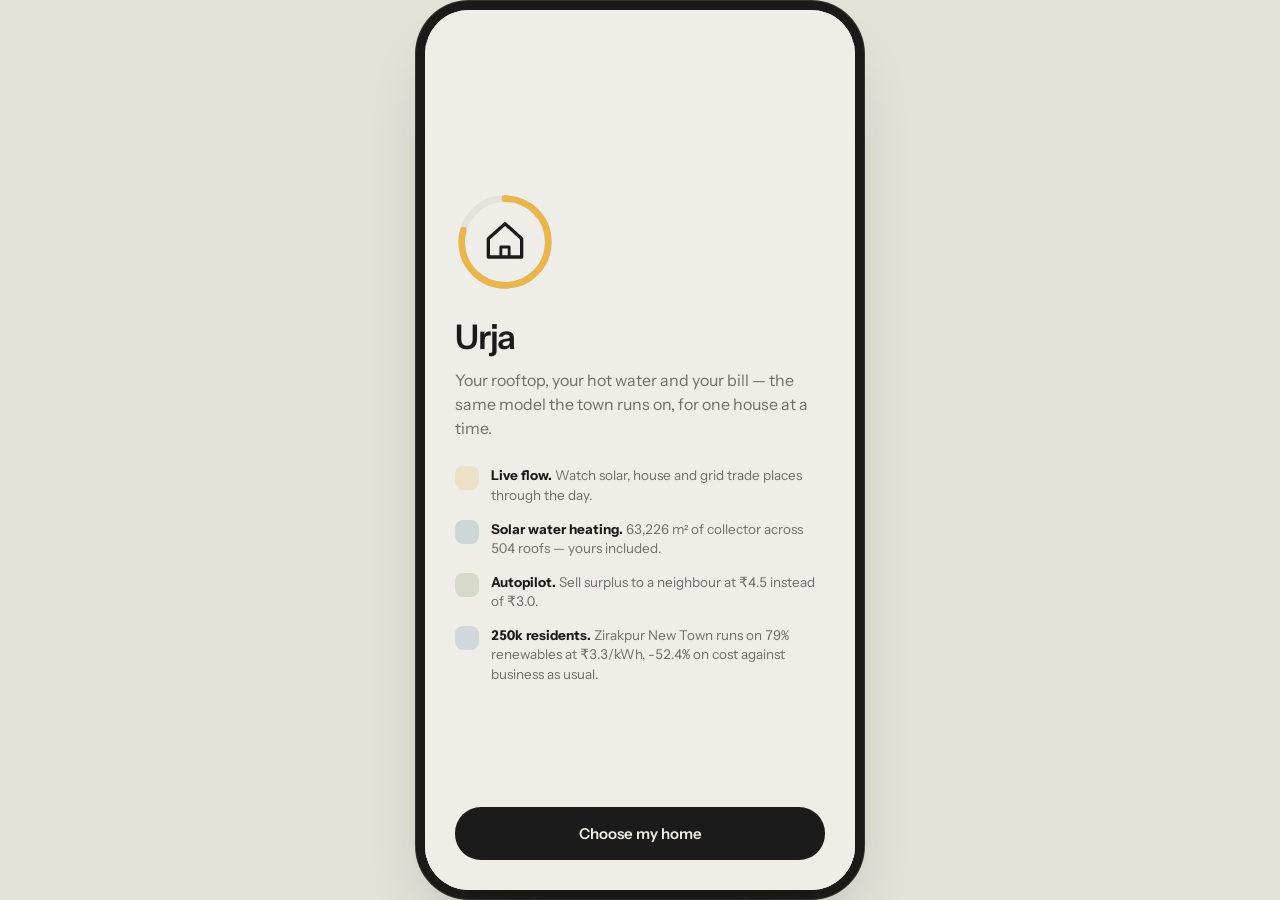
<file: app/index.html>
<!DOCTYPE html>
<html lang="en">
<head>
<meta charset="utf-8">
<!-- maximum-scale + user-scalable=no: this is an installed app, not a web page,
     and pinch-zooming a fixed 430px phone layout only ever breaks it. Note iOS
     has ignored user-scalable=no in Safari TABS since iOS 10 (an accessibility
     decision, and the right one) - it is honoured in STANDALONE mode, which is
     where it matters. touch-action in styles.css blocks the double-tap zoom
     that the viewport tag alone does not catch. -->
<meta name="viewport" content="width=device-width,initial-scale=1,maximum-scale=1,user-scalable=no,viewport-fit=cover">
<meta name="theme-color" content="#EFEDE7">
<meta name="apple-mobile-web-app-capable" content="yes">
<meta name="apple-mobile-web-app-status-bar-style" content="default">
<title>Urja — your energy</title>
<link rel="manifest" href="manifest.webmanifest">
<link rel="apple-touch-icon" href="icons/apple-touch-icon.png">
<link rel="preconnect" href="https://fonts.googleapis.com">
<link rel="preconnect" href="https://fonts.gstatic.com" crossorigin>
<link href="https://fonts.googleapis.com/css2?family=Instrument+Sans:wght@400;500;600;700&display=swap" rel="stylesheet">
<link rel="stylesheet" href="styles.css">
</head>
<body>
<div id="app">
  <header id="hdr"></header>
  <main id="main"></main>
  <nav id="nav"></nav>
  <div id="sheet"></div>
</div>
<script src="data.js"></script>
<script src="app.js"></script>
<script>
/* Offline is a requirement, so a failure here must be visible: the state lands
   on <html data-offline> and in the console rather than being swallowed. */
(function () {
  var root = document.documentElement;
  if (!("serviceWorker" in navigator)) { root.dataset.offline = "unsupported"; return; }
  if (location.protocol === "file:") { root.dataset.offline = "file-url"; return; }
  window.addEventListener("load", function () {
    navigator.serviceWorker.register("sw.js").then(function (reg) {
      root.dataset.offline = reg.active ? "ready" : "installing";
      if (reg.installing) reg.installing.addEventListener("statechange", function () {
        if (this.state === "activated") root.dataset.offline = "ready";
      });
    }).catch(function (err) {
      // A host that refuses registration outright (sandboxed preview frames) is
      // not an app fault: warn, don't error.
      var refused = err && (err.name === "AbortError" || err.name === "SecurityError" || err.name === "NotSupportedError");
      root.dataset.offline = refused ? "unavailable" : "failed";
      var msg = (err && err.message) || String(err);
      if (refused) console.warn("[urja] offline cache not available in this host:", msg);
      else console.error("[urja] offline cache failed to install:", msg);
    });
  });
})();
</script>
</body>
</html>
</file>
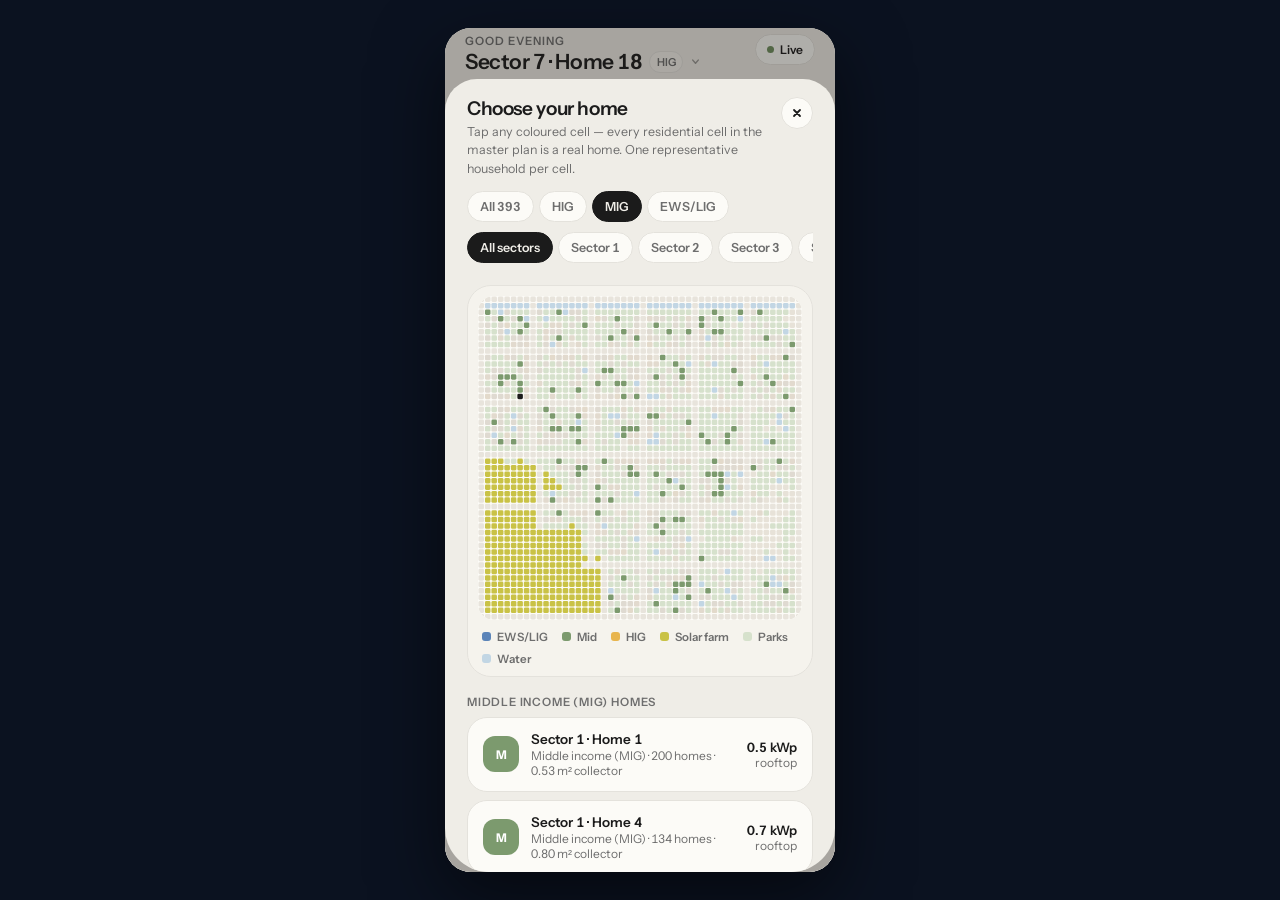
<file: viewer3d/_shot_app.html>
<!doctype html>
<html lang="en">
  <head>
    <meta charset="utf-8" />
    <title>Urja capture frame</title>
    <!--
      STILL-CAPTURE WRAPPER FOR THE URJA PWA, 2026-08-17.

      The viewer harness (`_capture.html`) reads a WebGL canvas with toBlob().
      The Urja app has no canvas - it is DOM and CSS - so that route cannot see
      it at all. Instead this page loads the app in a phone-shaped iframe,
      selects a tab, and lets Edge's own `--screenshot` rasterise the composited
      result. Edge captures iframes, so the app appears in the shot.

        msedge --headless=new --screenshot=out.png --window-size=520,1000
               --virtual-time-budget=12000
               "http://localhost:8731/viewer3d/_shot_app.html?tab=energy"

      `--virtual-time-budget` is CORRECT here and wrong for animation: it
      fast-forwards timers so the app finishes booting before the single shot,
      then exits. Used on the sun sweep it silently PAUSED the page at frame 74.
    -->
    <style>
      html,body{margin:0;padding:0;background:#0b1220;
                display:flex;align-items:center;justify-content:center;height:100%}
      /* iPhone-13-ish logical viewport, so the PWA lays out as a phone rather
         than a squashed desktop page */
      #phone{width:390px;height:844px;border:0;border-radius:26px;
             box-shadow:0 24px 70px rgba(0,0,0,.55);background:#000}
    </style>
  </head>
  <body>
    <iframe id="phone" src="../app/index.html"></iframe>
    <script>
      const Q = new URLSearchParams(location.search);
      const TAB = Q.get("tab") || "home";
      // Which household the shots are taken as. `residential_mid` is the modal
      // tier (45% of households) so it is the honest default; pass tier=
      // residential_low or residential_high to shoot the other two.
      const TIER = Q.get("tier") || "residential_mid";
      const f = document.getElementById("phone");

      // The app opens on a SPLASH, not on a tab, and nothing is reachable
      // until a home has been chosen.
      //
      // REWRITTEN. The sequence drove `#splash-cta`,
      // `#tier-filter` and `#cell-list .cell-item`, and NONE of those ids
      // exists in the app any more - it renders from `data-act` attributes
      // into #sheet. Every one of those selectors silently returned null, the
      // optional-chaining swallowed it, and all eight app stills came back as
      // the same splash screen. Selectors are asserted below rather than
      // assumed: a step that finds nothing says so in the console and in the
      // page title, so a stale harness fails loudly next time.
      const need = (d, sel, label) => {
        const el = d.querySelector(sel);
        if (!el) { console.error("[urja] MISSING " + label + ": " + sel);
                   document.title = "URJA_FAIL_" + label; }
        return el;
      };
      const steps = [
        // VIVA FIRST, not last. `data-act="picker"` reopens the home sheet
        // unless viva is on, and the header carries such a button, so with
        // viva applied at the end the picker could still be sitting open over
        // the tab at capture time - which is exactly what the first corrected
        // run produced. Turning it on before the flow starts also freezes the
        // numbers for every subsequent frame.
        [300,  (d) => { if (Q.get("viva") === "1")
          d.dispatchEvent(new KeyboardEvent("keydown", { key: "v", bubbles: true })); }],
        // "Choose my home" on the first-run sheet.
        [500,  (d) => need(d, '[data-act="startpick"]', "startpick")?.click()],
        // Tier filter inside the picker, when one is requested.
        [800,  (d) => { const b = d.querySelector('[data-act="tier"][data-arg="' + TIER + '"]');
                        if (b) b.click(); }],
        // Any home in the list. `pick` carries the cell id in data-arg.
        [800,  (d) => need(d, '[data-act="pick"]', "pick")?.click()],
        // Bottom navigation only exists once a home is chosen.
        [900,  (d) => need(d, '[data-tab="' + TAB + '"]', "tab-" + TAB)?.click()],
        // Defensive: close the home sheet if any path left it open.
        [400,  (d) => { const x = d.querySelector('[data-act="closepicker"]');
                        if (x) x.click(); }],
        [400,  (d) => need(d, '[data-tab="' + TAB + '"]', "tab-retry-" + TAB)?.click()],
        [900,  (d) => {
          const onTab = !!d.querySelector("#nav [data-tab]");
          const splash = !!d.querySelector('[data-act="startpick"]');
          if (!onTab || splash) { document.title = "URJA_FAIL_still_on_splash"; return; }
          document.title = "URJA_" + TAB;
          console.log("[urja] tab=" + TAB + " tier=" + TIER + " ready");
        }],
      ];

      f.addEventListener("load", () => {
        const d = f.contentDocument;
        let t = 0;
        for (const [dt, fn] of steps) { t += dt; setTimeout(() => { try { fn(d); } catch (e) {} }, t); }
      });
    </script>
  </body>
</html>
</file>
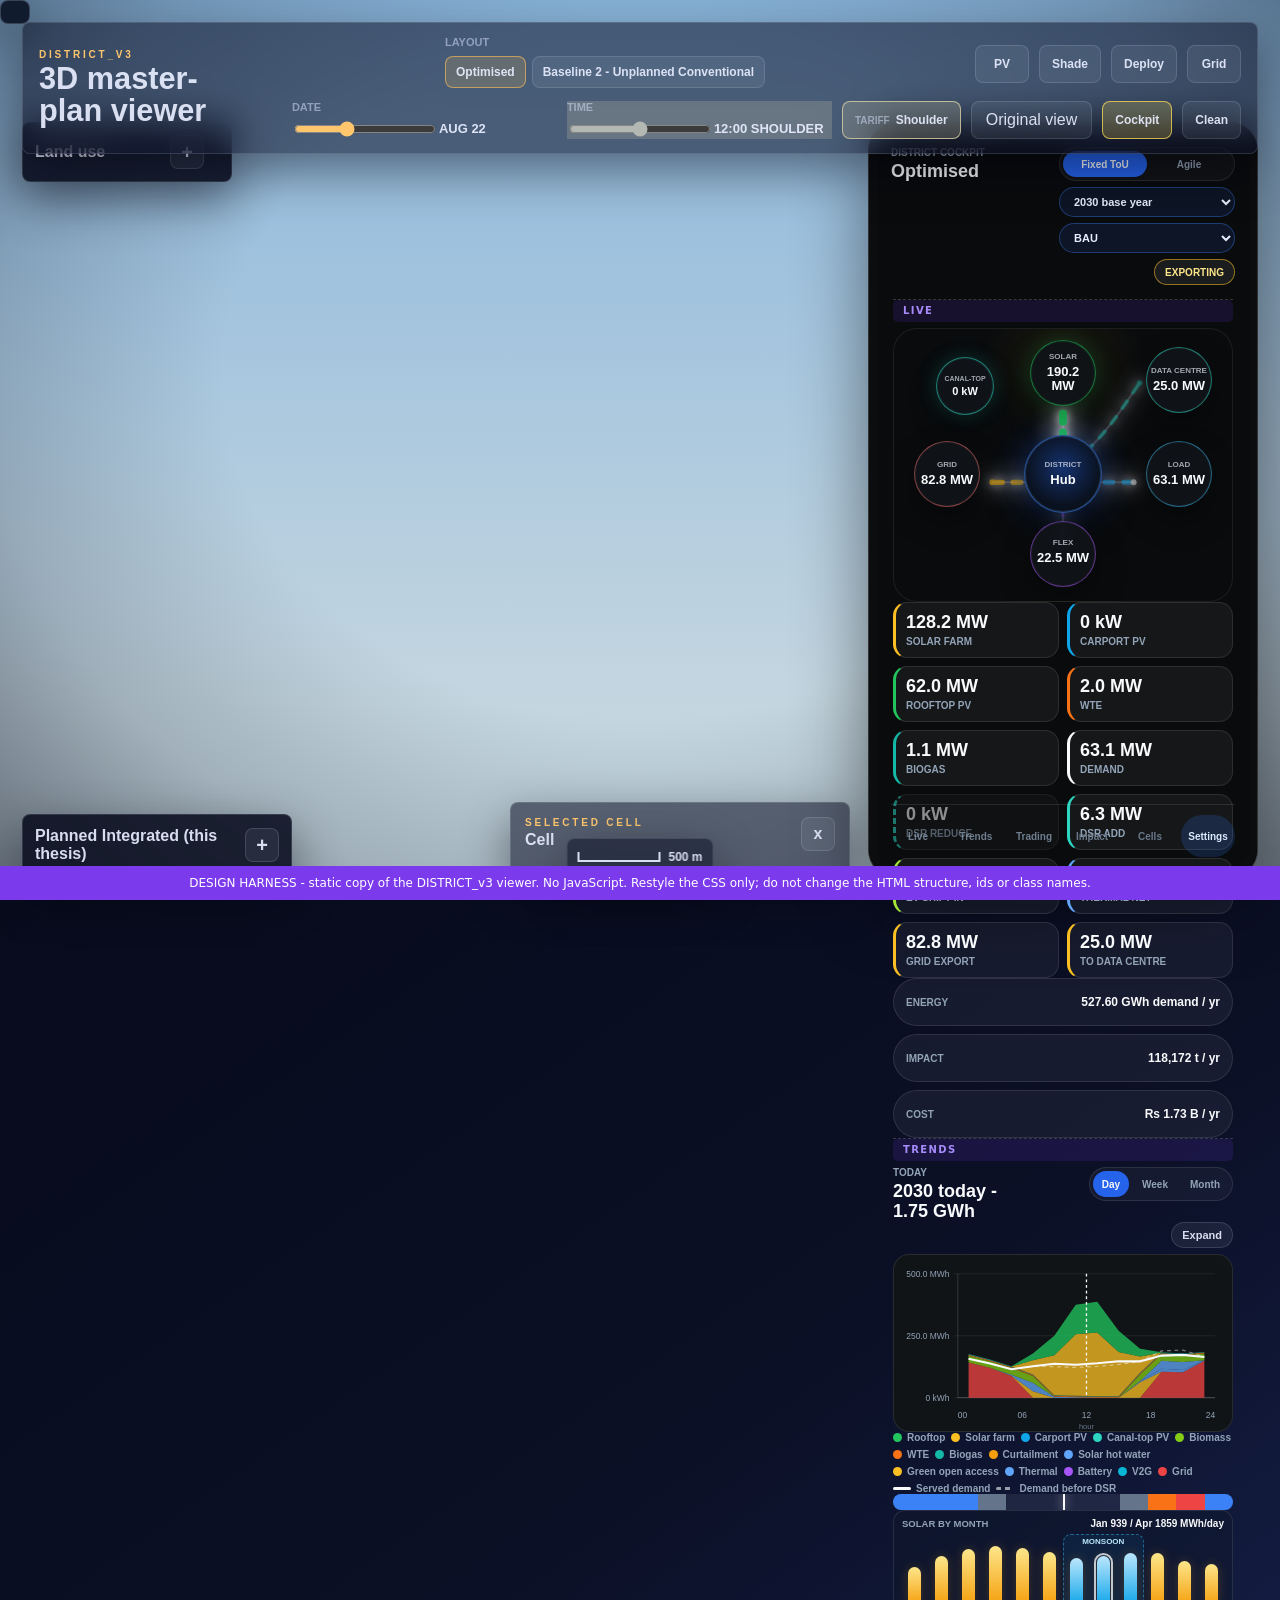
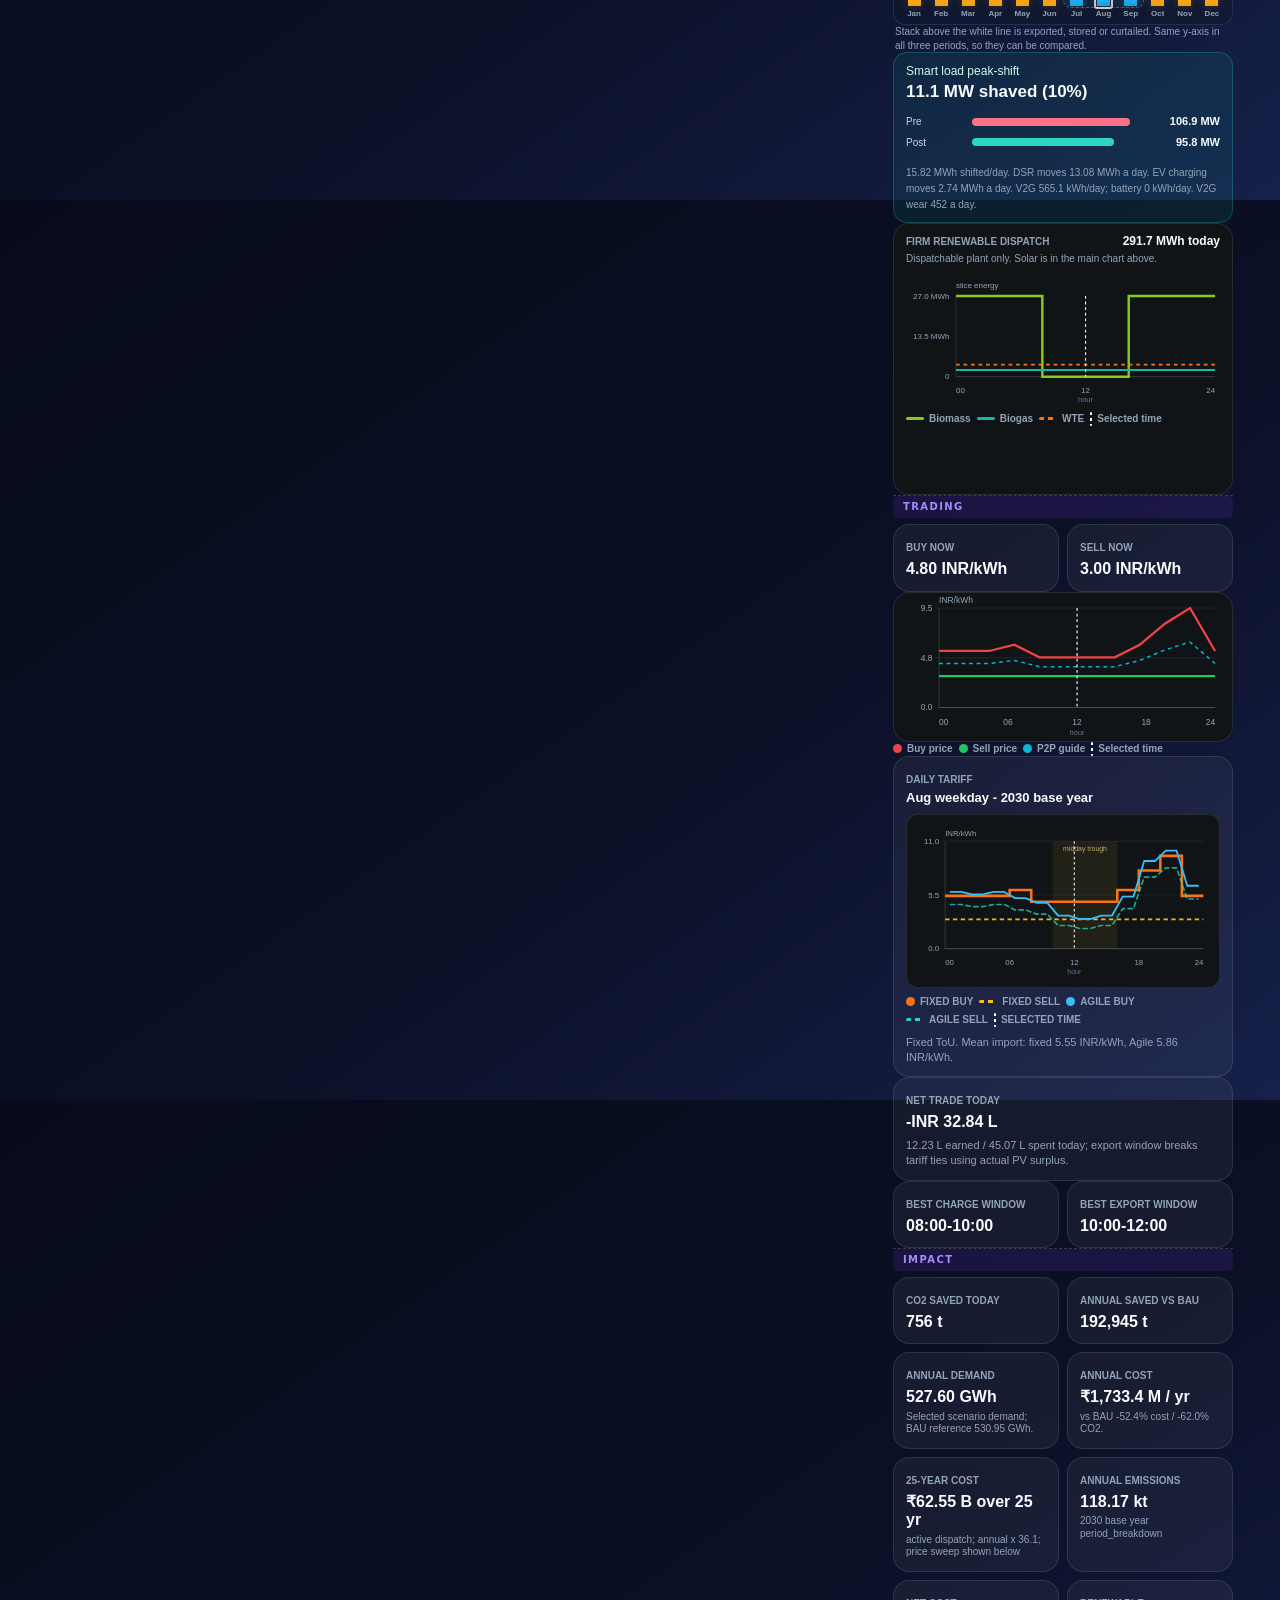
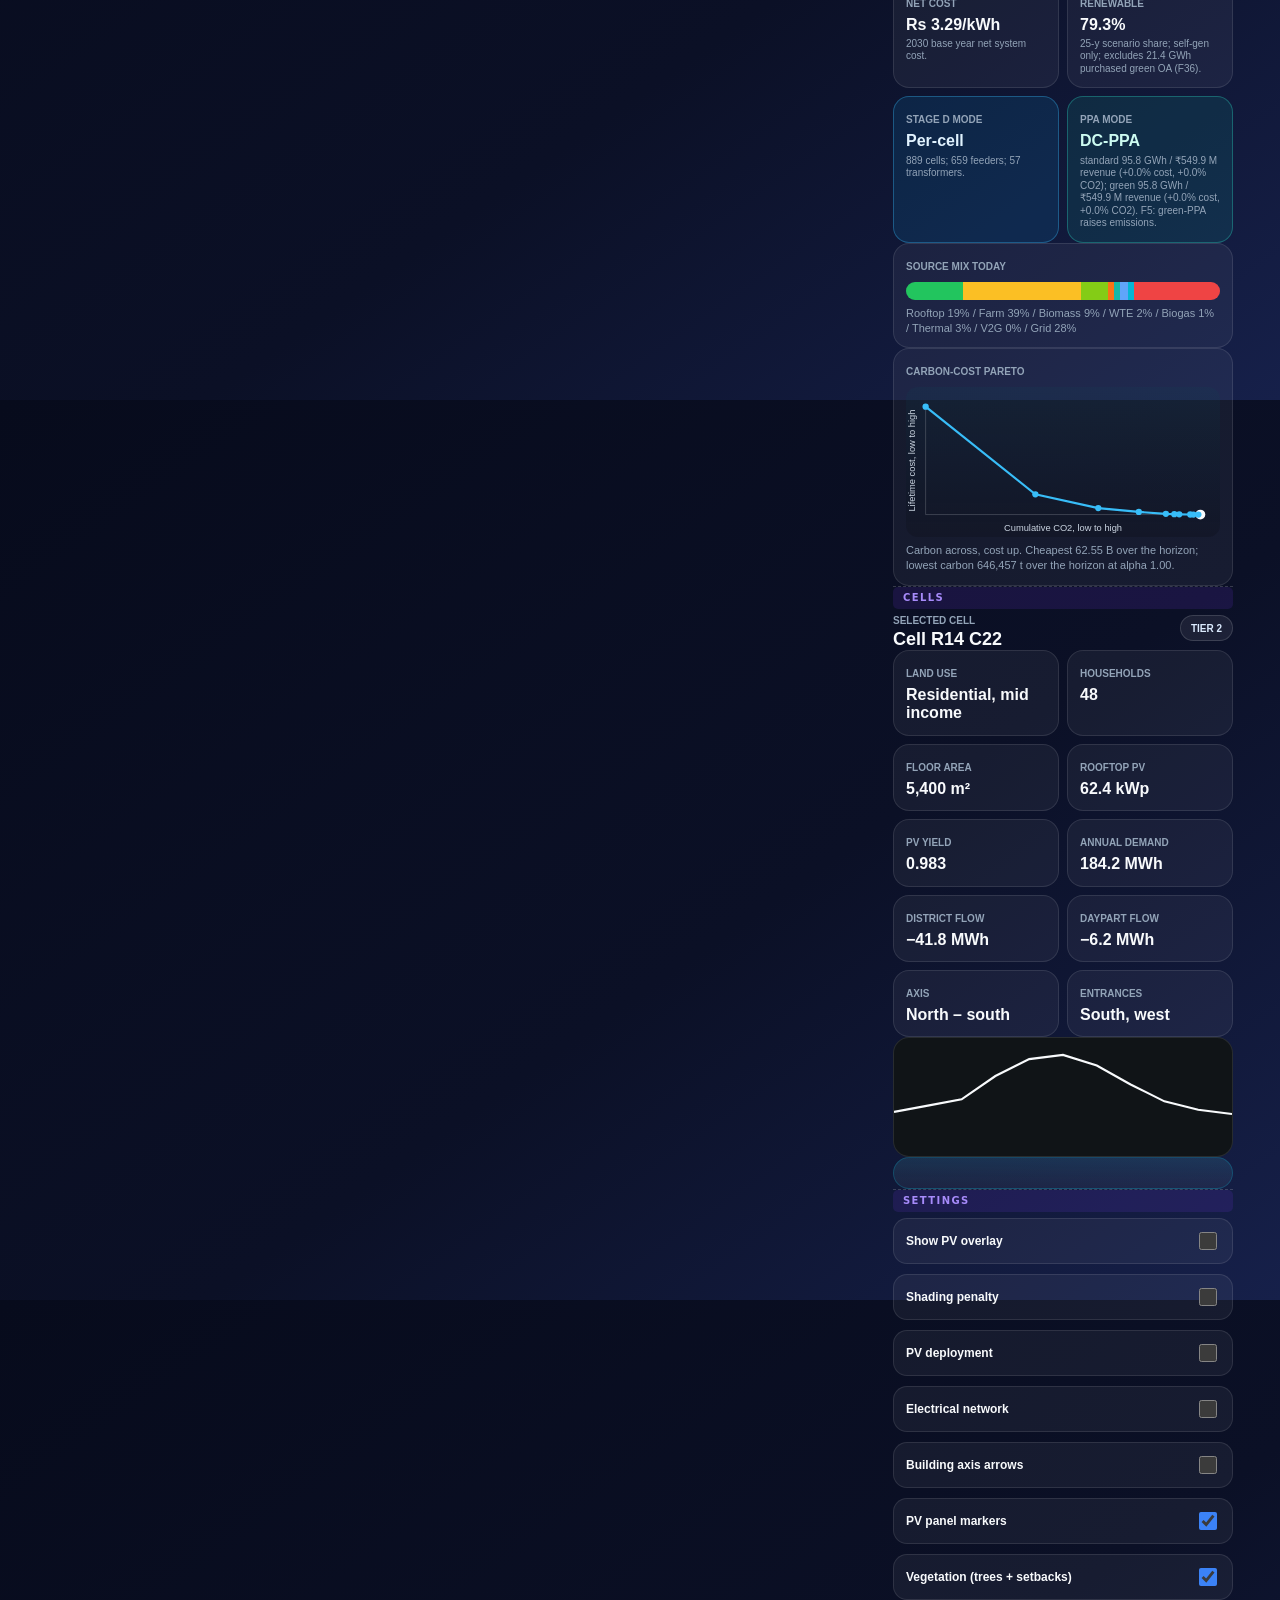
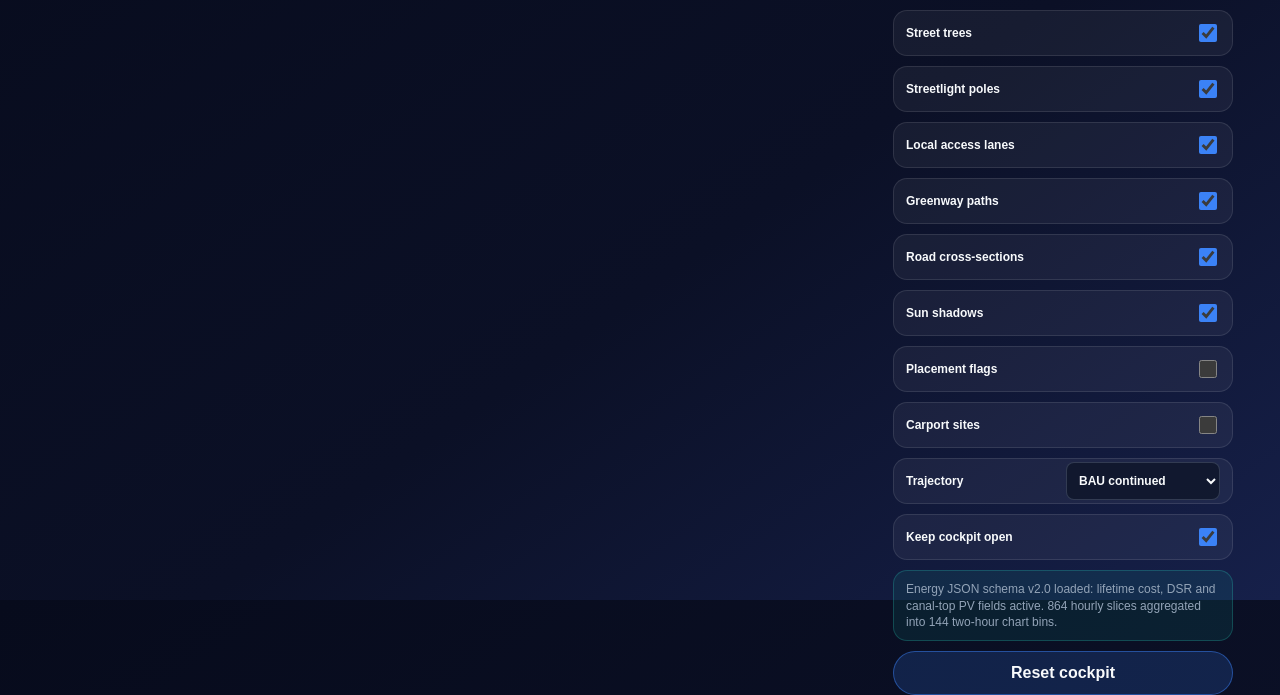
<file: viewer3d/_design/viewer_design_harness.html>
<!DOCTYPE html>
<html lang="en" data-theme="dark">
<head>
<meta charset="utf-8">
<meta name="viewport" content="width=device-width,initial-scale=1">
<title>DISTRICT_v3 viewer - design harness</title>
<style>

/* UI-1. The `hidden` attribute is only a UA default of
   `display: none`, so ANY author rule that sets display beats it. `.sun-status`
   sets `display: grid` and kept rendering with hidden="" on it, which looked
   like the attribute had not been applied. This makes hidden mean hidden.
   Checked on the live page, not assumed: hidden was true while computed
   display was still "grid". */
[hidden] {
  display: none !important;
}
:root {
  /*: metropolis
     token family - deep navy base, soft blue-white ink, ONE warm accent
     (amber) + teal reserved for energy-positive states. Previous green-black
     tokens preserved in styles.css.bak.20260719-vis1. */
  color-scheme: dark;
  --bg: #0b1026;
  --panel: rgba(11, 16, 38, 0.55);
  --panel-strong: rgba(8, 12, 30, 0.88);
  --text: rgba(232, 238, 255, 0.92);
  --muted: rgba(210, 220, 248, 0.55);
  --line: rgba(226, 236, 255, 0.14);
  --button: rgba(226, 236, 255, 0.07);
  --button-hover: rgba(226, 236, 255, 0.15);
  --accent: #ffc66d;
  --accent-teal: #4fe3c1;
  --shadow: rgba(0, 0, 10, 0.45);
  --scene-bg-a: #070b1c;
  --scene-bg-b: #0b1026;
  --scene-bg-c: #16204a;
  --ease-out: cubic-bezier(0.22, 1, 0.36, 1);
  --viewer-overlay-top: 122px;
  --viewer-side-gap: 22px;
  --legend-panel-width: 260px;
  --info-panel-space: 58px;
}

body.theme-light {
  color-scheme: light;
  --bg: #eef1ec;
  --panel: rgba(255, 253, 247, 0.82);
  --panel-strong: rgba(255, 253, 247, 0.94);
  --text: #17201f;
  --muted: #59605e;
  --line: rgba(20, 32, 31, 0.16);
  --button: rgba(23, 32, 31, 0.08);
  --button-hover: rgba(23, 32, 31, 0.14);
  --accent: #b66d2a;
  --shadow: rgba(48, 55, 48, 0.18);
}

* {
  box-sizing: border-box;
}

.hidden {
  display: none !important;
}

html,
body {
  width: 100%;
  height: 100%;
  margin: 0;
}

body {
  overflow: hidden;
  background: linear-gradient(145deg, var(--scene-bg-a), var(--scene-bg-b) 58%, var(--scene-bg-c));
  color: var(--text);
  font-family: Inter, "Segoe UI", Arial, sans-serif;
  transition: background 180ms ease;
  /*: aligned numerals everywhere numbers appear (metropolis recipe). */
  font-variant-numeric: tabular-nums;
}

/*: atmosphere - radial vignette over the scene, under the UI. Pure
   overlay (pointer-events none); remove this block to revert. */
.viewer-shell::after {
  content: "";
  position: absolute;
  inset: 0;
  z-index: 2;
  pointer-events: none;
  background: radial-gradient(
    ellipse at 50% 42%,
    transparent 46%,
    rgba(4, 6, 18, 0.18) 72%,
    rgba(4, 6, 18, 0.52) 100%
  );
}

/*: idle UI fade (body.ui-idle set by app.js after 8 s of no input).
   The town is the hero; chrome returns instantly on wake or hover. */
body.ui-idle .topbar,
body.ui-idle .legend-panel,
body.ui-idle .cockpit,
body.ui-idle .info-panel,
body.ui-idle .compass-panel,
body.ui-idle .cell-panel {
  opacity: 0.12;
  transition: opacity 1.6s ease;
}
.topbar, .legend-panel, .cockpit, .info-panel, .compass-panel, .cell-panel {
  transition: opacity 0.35s var(--ease-out, ease);
}
body.ui-idle .topbar:hover,
body.ui-idle .legend-panel:hover,
body.ui-idle .cockpit:hover,
body.ui-idle .info-panel:hover,
body.ui-idle .compass-panel:hover,
body.ui-idle .cell-panel:hover {
  opacity: 1;
}

body.theme-light {
  background: linear-gradient(145deg, var(--scene-bg-a), var(--scene-bg-b) 58%, var(--scene-bg-c));
}

button,
select,
input {
  font: inherit;
}

button,
select {
  min-height: 38px;
  border: 1px solid var(--line);
  border-radius: 8px;
  background: var(--button);
  color: var(--text);
}

button {
  min-width: 82px;
  padding: 0 14px;
  cursor: pointer;
}

button:hover {
  background: var(--button-hover);
}

select {
  min-width: 190px;
  padding: 0 34px 0 12px;
}

select option {
  background: #0f172a;
  color: #f8fafc;
}

.viewer-shell {
  position: relative;
  width: 100vw;
  height: 100vh;
}

#deck-container {
  position: absolute;
  inset: 0;
}

.topbar,
.info-panel,
.legend-panel,
.cell-panel,
.energy-summary,
.pv-overlay-legend,
.compass-panel,
.scale-panel,
.loading-panel {
  position: absolute;
  z-index: 10;
  border: 1px solid var(--line);
  background: var(--panel);
  color: var(--text);
  box-shadow: 0 18px 48px var(--shadow);
  backdrop-filter: blur(18px);
}

.topbar {
  top: 22px;
  left: var(--viewer-side-gap);
  right: var(--viewer-side-gap);
  z-index: 20;
  display: flex;
  align-items: center;
  justify-content: space-between;
  gap: 18px;
  min-height: 82px;
  padding: 14px 16px;
  border-radius: 8px;
}

.brand-block {
  min-width: 210px;
}

.eyebrow {
  display: block;
  margin-bottom: 3px;
  color: var(--accent);
  font-size: 10px;
  font-weight: 650;
  /*: metropolis micro-caps - tracked, quiet, unmistakably a label. */
  text-transform: uppercase;
  letter-spacing: 0.28em;
  text-transform: uppercase;
}

h1,
h2,
p,
dl {
  margin: 0;
}

h1 {
  font-size: clamp(20px, 2.4vw, 32px);
  line-height: 1.05;
  font-weight: 720;
}

.control-row {
  display: flex;
  align-items: center;
  justify-content: flex-end;
  gap: 10px;
  flex-wrap: wrap;
}

.field {
  display: grid;
  gap: 5px;
  color: var(--muted);
  font-size: 11px;
  font-weight: 650;
  text-transform: uppercase;
}

.hidden-select-field {
  display: none;
}

.field span {
  line-height: 1;
}

.layout-button-field {
  min-width: min(520px, 100%);
}

.layout-buttons {
  display: flex;
  align-items: center;
  gap: 6px;
  min-height: 38px;
  flex-wrap: wrap;
}

.layout-tab {
  min-width: 0;
  min-height: 32px;
  padding: 0 10px;
  border-radius: 8px;
  font-size: 12px;
  font-weight: 700;
}

.layout-tab.active {
  border-color: rgba(231, 179, 91, 0.72);
  background: rgba(231, 179, 91, 0.20);
  color: var(--text);
}

.archetype-summary {
  display: flex;
  flex-wrap: wrap;
  gap: 6px;
  min-height: 24px;
  text-transform: none;
}

.archetype-chip {
  display: inline-flex;
  align-items: center;
  gap: 7px;
  min-height: 24px;
  padding: 0 9px;
  border: 1px solid rgba(255, 255, 255, 0.14);
  border-radius: 8px;
  background: rgba(255, 255, 255, 0.07);
  color: var(--muted);
  font-size: 11px;
  font-weight: 720;
  text-transform: none;
}

.archetype-chip strong {
  color: var(--text);
}

.archetype-chip.delta-good {
  border-color: rgba(34, 197, 94, 0.34);
}

.archetype-chip.delta-watch {
  border-color: rgba(245, 158, 11, 0.34);
}

.tool-button {
  min-width: 54px;
  min-height: 38px;
  padding: 0 12px;
  font-size: 12px;
  font-weight: 760;
}

.tool-button.active,
.tool-button[aria-pressed="true"] {
  border-color: rgba(245, 214, 86, 0.78);
  background: rgba(245, 214, 86, 0.22);
  color: var(--text);
}

.slider-field {
  grid-template-columns: minmax(118px, 142px) minmax(36px, max-content);
  align-items: center;
  min-height: 38px;
}

.slider-field span {
  grid-column: 1 / -1;
}

input[type="range"] {
  width: 100%;
  accent-color: var(--accent);
}

output {
  color: var(--text);
  font-size: 13px;
  font-weight: 700;
  white-space: nowrap;
}

.sun-slider-field output {
  min-width: 118px;
}

.sun-status {
  display: grid;
  place-items: center;
  min-height: 38px;
  min-width: 76px;
  padding: 0 12px;
  border: 1px solid var(--line);
  border-radius: 8px;
  background: rgba(255, 255, 255, 0.07);
  color: var(--text);
  font-size: 12px;
  font-weight: 760;
  white-space: nowrap;
}

.tariff-status {
  display: inline-flex;
  align-items: center;
  justify-content: center;
  gap: 6px;
  min-height: 38px;
  min-width: 118px;
  padding: 0 12px;
  border: 1px solid var(--line);
  border-radius: 8px;
  color: var(--text);
  font-size: 12px;
  font-weight: 780;
  white-space: nowrap;
}

.tariff-kicker {
  color: var(--muted);
  font-size: 10px;
  font-weight: 760;
  text-transform: uppercase;
}

.tariff-peak {
  border-color: rgba(255, 168, 54, 0.92);
  background: rgba(255, 168, 54, 0.30);
}

.tariff-off-peak {
  border-color: rgba(85, 168, 230, 0.88);
  background: rgba(85, 168, 230, 0.28);
}

.tariff-shoulder {
  border-color: rgba(215, 206, 165, 0.82);
  background: rgba(215, 206, 165, 0.22);
}

.sun-slider-field.tariff-peak input[type="range"] {
  accent-color: #e8a857;
}

.sun-slider-field.tariff-off-peak input[type="range"] {
  accent-color: #5c9dd8;
}

.sun-slider-field.tariff-shoulder input[type="range"] {
  accent-color: #b4b8b2;
}

.energy-summary {
  top: var(--viewer-overlay-top);
  right: 22px;
  width: min(500px, calc(100vw - 44px));
  max-height: min(380px, calc(100vh - var(--viewer-overlay-top) - 24px));
  padding: 12px;
  overflow: auto;
  border-radius: 8px;
}

.energy-summary.hidden {
  display: none;
}

.energy-summary-header {
  display: flex;
  align-items: baseline;
  justify-content: space-between;
  gap: 10px;
  margin-bottom: 8px;
}

.energy-summary h2 {
  font-size: 15px;
}

.energy-summary-grid {
  display: grid;
  gap: 6px;
}

.energy-row {
  display: grid;
  grid-template-columns: minmax(82px, 1fr) repeat(3, minmax(58px, 0.75fr));
  align-items: center;
  gap: 5px 7px;
  min-height: 34px;
  padding: 7px;
  border: 1px solid var(--line);
  border-radius: 8px;
  background: rgba(255, 255, 255, 0.05);
  color: var(--muted);
  font-size: 11px;
}

.energy-row.header {
  min-height: 24px;
  padding: 0 8px;
  border: 0;
  background: transparent;
  color: var(--muted);
  font-size: 10px;
  font-weight: 760;
  text-transform: uppercase;
}

.energy-row strong {
  color: var(--text);
  font-size: 12px;
  font-weight: 780;
}

.energy-row > span {
  overflow-wrap: anywhere;
}

.energy-row-sub {
  grid-column: 1 / -1;
  display: flex;
  flex-wrap: wrap;
  gap: 4px;
  margin-top: 1px;
}

.energy-chip {
  padding: 3px 6px;
  border: 1px solid rgba(245, 241, 231, 0.12);
  border-radius: 999px;
  background: rgba(255, 255, 255, 0.06);
  color: var(--muted);
  font-size: 10px;
  font-weight: 720;
  line-height: 1.2;
  white-space: nowrap;
}

.energy-summary:not(.hidden) ~ .compass-panel {
  display: none;
}

.cockpit-data-hint {
  position: absolute;
  top: var(--viewer-overlay-top);
  right: 22px;
  z-index: 24;
  max-width: min(360px, calc(100vw - 44px));
  padding: 10px 12px;
  border: 1px solid rgba(251, 191, 36, 0.42);
  border-radius: 8px;
  background: rgba(15, 18, 18, 0.92);
  color: var(--text);
  box-shadow: 0 18px 48px var(--shadow);
  font-size: 12px;
  font-weight: 720;
}

.cockpit-data-hint.hidden,
.cockpit.hidden {
  display: none;
}

.cockpit {
  position: absolute;
  top: var(--viewer-overlay-top);
  right: 22px;
  z-index: 18;
  width: min(390px, calc(100vw - 44px));
  height: min(844px, calc(100vh - var(--viewer-overlay-top) - 22px));
  min-height: 0;
  border: 1px solid rgba(255, 255, 255, 0.18);
  border-radius: 28px;
  background: #050607;
  box-shadow: 0 28px 72px rgba(0, 0, 0, 0.48);
  overflow: hidden;
}

.cockpit:not(.hidden) ~ .compass-panel {
  display: none;
}

.cockpit:not(.hidden) ~ .pv-overlay-legend {
  display: none;
}

.pv-overlay-legend:not(.hidden) ~ .compass-panel {
  display: none;
}

.cockpit-screen {
  position: relative;
  display: grid;
  grid-template-rows: auto 1fr auto;
  width: 100%;
  height: 100%;
  padding: 16px 14px 12px;
  border: 8px solid #0b0d0e;
  border-radius: 28px;
  background: #090b0d;
  color: #f8fafc;
}

.cockpit button,
.cockpit select {
  min-width: 0;
  border-radius: 999px;
}

.cockpit-header {
  display: flex;
  align-items: flex-start;
  justify-content: space-between;
  gap: 12px;
  margin-bottom: 12px;
}

.cockpit-kicker {
  display: block;
  margin-bottom: 4px;
  color: #93a4b8;
  font-size: 10px;
  font-weight: 780;
  letter-spacing: 0;
  text-transform: uppercase;
}

.cockpit-header h2,
.cockpit-section-head h3,
.cockpit-cell-head h3 {
  margin: 0;
  color: #f8fafc;
  font-size: 18px;
  line-height: 1.1;
}

.cockpit-header-actions {
  display: grid;
  justify-items: end;
  gap: 6px;
  min-width: 176px;
}

.cockpit-mode-toggle {
  display: grid;
  grid-template-columns: repeat(2, minmax(0, 1fr));
  width: 176px;
  padding: 3px;
  border: 1px solid rgba(255, 255, 255, 0.10);
  border-radius: 999px;
  background: rgba(255, 255, 255, 0.04);
}

.cockpit-mode-toggle button {
  min-height: 26px;
  padding: 0 8px;
  border: 0;
  background: transparent;
  color: #93a4b8;
  font-size: 10px;
  font-weight: 780;
}

.cockpit-mode-toggle button.active {
  background: #2563eb;
  color: #f8fafc;
}

.cockpit-mode-toggle button:disabled {
  cursor: default;
  opacity: 0.45;
}

.cockpit-header select {
  width: 176px;
  min-height: 30px;
  padding: 0 26px 0 10px;
  border-color: rgba(59, 130, 246, 0.38);
  background: rgba(15, 23, 42, 0.9);
  color: #e5eefb;
  font-size: 11px;
  font-weight: 760;
}

.cockpit-status {
  display: inline-grid;
  place-items: center;
  min-height: 26px;
  padding: 0 10px;
  border: 1px solid rgba(255, 255, 255, 0.14);
  border-radius: 999px;
  background: rgba(255, 255, 255, 0.07);
  color: #dbeafe;
  font-size: 10px;
  font-weight: 820;
  text-transform: uppercase;
}

.status-exporting {
  border-color: rgba(251, 191, 36, 0.55);
  color: #fde68a;
}

.status-importing {
  border-color: rgba(239, 68, 68, 0.55);
  color: #fecaca;
}

.status-charging,
.status-discharging {
  border-color: rgba(6, 182, 212, 0.55);
  color: #a5f3fc;
}

.cockpit-pages {
  min-height: 0;
  overflow: auto;
  padding: 2px 2px 12px;
}

.cockpit-page {
  display: none;
}

.cockpit-page.active {
  display: grid;
  gap: 12px;
}

.cockpit-flow-hero {
  position: relative;
  height: 274px;
  border: 1px solid rgba(255, 255, 255, 0.08);
  border-radius: 24px;
  background:
    radial-gradient(circle at 50% 54%, rgba(37, 99, 235, 0.14), transparent 32%),
    radial-gradient(circle at 50% 12%, rgba(250, 204, 21, 0.08), transparent 28%),
    #090b0d;
  overflow: hidden;
}

.flow-svg {
  position: absolute;
  inset: 10px 12px;
  z-index: 1;
  overflow: visible;
}

.flow-rail {
  fill: none;
  stroke: rgba(148, 163, 184, 0.26);
  stroke-width: 2.2;
  stroke-linecap: round;
}

.flow-path {
  fill: none;
  stroke-linecap: round;
  stroke-linejoin: round;
  stroke-dasharray: 8 11;
  opacity: 0.86;
  filter:
    drop-shadow(0 0 5px currentColor)
    drop-shadow(0 0 12px currentColor);
  transition:
    stroke 160ms ease,
    stroke-width 160ms ease,
    opacity 160ms ease;
  animation: cockpit-flow-drift 1.35s linear infinite;
  pointer-events: none;
}

.flow-node {
  position: absolute;
  display: flex;
  flex-direction: column;
  align-items: center;
  justify-content: center;
  width: 66px;
  height: 66px;
  border: 1px solid rgba(255, 255, 255, 0.16);
  border-radius: 999px;
  background: rgba(16, 20, 24, 0.94);
  color: #f8fafc;
  box-shadow:
    inset 0 0 0 1px rgba(255, 255, 255, 0.03),
    0 14px 30px rgba(0, 0, 0, 0.35);
  text-align: center;
  z-index: 3;
  gap: 4px;
}

.flow-node span {
  color: rgba(226, 232, 240, 0.70);
  font-size: 8px;
  font-weight: 760;
  line-height: 1;
  text-transform: uppercase;
}

.flow-node strong {
  max-width: 56px;
  color: #f8fafc;
  font-size: 13px;
  font-weight: 840;
  line-height: 1.08;
  overflow-wrap: anywhere;
}

.flow-node small {
  max-width: 60px;
  color: rgba(226, 232, 240, 0.68);
  font-size: 7px;
  font-weight: 720;
  line-height: 1.05;
  overflow-wrap: anywhere;
}

.flow-node-hub {
  top: 106px;
  left: 50%;
  width: 78px;
  height: 78px;
  border-color: rgba(59, 130, 246, 0.56);
  background:
    radial-gradient(circle at 50% 42%, rgba(37, 99, 235, 0.38), transparent 64%),
    #0a1220;
  box-shadow:
    inset 0 0 0 1px rgba(147, 197, 253, 0.16),
    0 0 26px rgba(37, 99, 235, 0.23),
    0 16px 36px rgba(0, 0, 0, 0.42);
  transform: translateX(-50%);
}

.flow-node-solar {
  top: 11px;
  left: 50%;
  color: #bbf7d0;
  border-color: rgba(34, 197, 94, 0.55);
  box-shadow:
    inset 0 0 0 1px rgba(34, 197, 94, 0.09),
    0 0 22px rgba(34, 197, 94, 0.22),
    0 14px 30px rgba(0, 0, 0, 0.35);
  transform: translateX(-50%);
}

.flow-node-floating {
  top: 28px;
  left: 42px;
  width: 58px;
  height: 58px;
  color: #99f6e4;
  border-color: rgba(45, 212, 191, 0.56);
  box-shadow:
    inset 0 0 0 1px rgba(45, 212, 191, 0.10),
    0 0 20px rgba(45, 212, 191, 0.20),
    0 12px 26px rgba(0, 0, 0, 0.34);
}

.flow-node-floating span {
  font-size: 7px;
}

.flow-node-floating strong {
  max-width: 50px;
  font-size: 11px;
}

.flow-node-grid {
  top: 112px;
  left: 20px;
  color: #fecaca;
  border-color: rgba(248, 113, 113, 0.50);
}

.flow-node-demand {
  top: 112px;
  right: 20px;
  color: #f8fafc;
  border-color: rgba(56, 189, 248, 0.50);
}

/* DC-2: the data-centre offtake node. Top-right, above Load,
   because both are outflows from the hub and the eye should read them as a
   pair. Only rendered while the contract is delivering. */
.flow-node-dc {
  top: 18px;
  right: 20px;
  color: #f8fafc;
  border-color: rgba(45, 212, 191, 0.55);
}

.flow-node-storage {
  left: 50%;
  bottom: 14px;
  color: #e9d5ff;
  border-color: rgba(168, 85, 247, 0.52);
  transform: translateX(-50%);
}

@keyframes cockpit-flow-drift {
  to {
    stroke-dashoffset: -38;
  }
}

.cockpit-chip-grid {
  display: grid;
  grid-template-columns: repeat(2, minmax(0, 1fr));
  gap: 8px;
}

.cockpit-chip {
  min-width: 0;
  padding: 10px;
  border: 1px solid rgba(255, 255, 255, 0.10);
  border-left: 3px solid var(--chip);
  border-radius: 14px;
  background: rgba(255, 255, 255, 0.05);
}

/* DSR-VIS: a chip that is always shown needs to distinguish
   "idle right now" from "carrying a value", or a permanent zero reads as
   broken. Dimmed and dashed rather than hidden, because the whole point is
   that the mechanism exists and is not firing in this slice. */
.cockpit-chip-idle {
  opacity: 0.55;
  border-left-style: dashed;
}

.cockpit-chip strong {
  display: block;
  color: #f8fafc;
  font-size: 18px;
  line-height: 1;
}

.cockpit-chip span {
  display: block;
  margin-top: 5px;
  color: #93a4b8;
  font-size: 10px;
  font-weight: 780;
  text-transform: uppercase;
}

.cockpit-dsr-chip,
.cockpit-schema-hint {
  padding: 10px 12px;
  border: 1px solid rgba(45, 212, 191, 0.24);
  border-radius: 14px;
  background: rgba(20, 184, 166, 0.10);
  color: #ccfbf1;
  font-size: 12px;
  line-height: 1.35;
}

.cockpit-dsr-chip strong {
  display: block;
  margin-top: 2px;
  color: #f8fafc;
  font-size: 17px;
}

.cockpit-dsr-chip small,
.cockpit-schema-hint {
  color: #93a4b8;
}

.cockpit-shift-chart {
  display: grid;
  gap: 6px;
  margin-top: 10px;
}

.cockpit-shift-row {
  display: grid;
  grid-template-columns: 58px 1fr 82px;
  align-items: center;
  gap: 8px;
  font-size: 10px;
  color: #cbd5e1;
}

.cockpit-shift-row i {
  display: block;
  height: 8px;
  border-radius: 999px;
  background: var(--shift-colour, #2dd4bf);
  width: var(--shift-width, 0%);
}

.cockpit-shift-row strong {
  margin: 0;
  color: #f8fafc;
  font-size: 11px;
  text-align: right;
}

.cockpit-shift-meta {
  display: grid;
  gap: 2px;
  margin-top: 8px;
  color: #93a4b8;
  font-size: 10px;
}

.cockpit-schema-hint.schema-stale {
  border-color: rgba(251, 191, 36, 0.30);
  background: rgba(251, 191, 36, 0.08);
  color: #fde68a;
}

.cockpit-schema-hint.schema-warning {
  border-color: rgba(251, 146, 60, 0.48);
  background: rgba(251, 146, 60, 0.12);
  color: #fed7aa;
}

.cockpit-drill-list {
  display: grid;
  gap: 8px;
}

.cockpit-drill {
  display: flex;
  align-items: center;
  justify-content: space-between;
  gap: 10px;
  min-height: 48px;
  padding: 0 12px;
  border: 1px solid rgba(255, 255, 255, 0.10);
  background: rgba(255, 255, 255, 0.05);
  color: #f8fafc;
  text-align: left;
}

.cockpit-drill span,
.cockpit-metric-card span,
.cockpit-price-grid span,
.cockpit-impact-grid span,
.cockpit-hints span,
.cockpit-cell-stats span {
  color: #93a4b8;
  font-size: 10px;
  font-weight: 780;
  text-transform: uppercase;
}

.cockpit-drill strong {
  color: #f8fafc;
  font-size: 12px;
}

.cockpit-section-head,
.cockpit-cell-head {
  display: flex;
  align-items: flex-start;
  justify-content: space-between;
  gap: 10px;
}

.cockpit-segmented {
  display: flex;
  gap: 4px;
  padding: 3px;
  border: 1px solid rgba(255, 255, 255, 0.10);
  border-radius: 999px;
  background: rgba(255, 255, 255, 0.04);
}

.cockpit-segmented button {
  min-height: 26px;
  padding: 0 9px;
  border: 0;
  background: transparent;
  color: #93a4b8;
  font-size: 10px;
  font-weight: 760;
}

.cockpit-segmented button.active {
  background: #2563eb;
  color: #f8fafc;
}

.cockpit-chart {
  min-height: 150px;
  border: 1px solid rgba(255, 255, 255, 0.10);
  border-radius: 16px;
  background: #101417;
  overflow: hidden;
}

.cockpit-compact-chart {
  min-height: 128px;
}

#cockpit-biomass-chart {
  min-height: 272px;
}

#cockpit-biomass-chart svg {
  height: 142px;
  margin-top: 4px;
}

.cockpit-chart svg {
  display: block;
  width: 100%;
  height: 100%;
}

/* HOVER-1. The breakdown now
   lists every active source for the hovered hour, so it needs room to be
   read rather than squinted at. Raised from 11 px / 230 px, and z-index
   lifted above the expanded chart panel (401) so it still shows there. */
.cockpit-chart-tooltip {
  position: fixed;
  z-index: 460;
  max-width: 300px;
  padding: 11px 14px;
  border: 1px solid rgba(148, 163, 184, 0.30);
  border-radius: 8px;
  background: rgba(15, 23, 42, 0.96);
  color: #f8fafc;
  box-shadow: 0 14px 36px rgba(0, 0, 0, 0.36);
  font-size: 13px;
  font-weight: 700;
  line-height: 1.5;
  pointer-events: none;
  white-space: pre-line;
}

.cockpit-chart-title {
  display: flex;
  align-items: center;
  justify-content: space-between;
  gap: 8px;
  padding: 10px 12px 0;
}

.cockpit-chart-title span {
  color: #93a4b8;
  font-size: 10px;
  font-weight: 780;
  text-transform: uppercase;
}

.cockpit-chart-title strong {
  color: #f8fafc;
  font-size: 12px;
}

.cockpit-chart-note,
.cockpit-context-note {
  color: #93a4b8;
  font-size: 10px;
  line-height: 1.35;
}

.cockpit-chart-note {
  padding: 4px 12px 0;
}

.cockpit-context-note {
  padding: 0 2px;
}

.cockpit-context-note strong {
  color: #f8fafc;
}

.cockpit-tariff-strip {
  position: relative;
  display: flex;
  height: 16px;
  border-radius: 999px;
  overflow: hidden;
  background: rgba(255, 255, 255, 0.07);
}

.tariff-band {
  min-width: 2px;
}

.band-super_off_peak {
  background: #1d4ed8;
}

.band-off_peak {
  background: #3b82f6;
}

.band-shoulder {
  background: #64748b;
}

.band-peak {
  background: #f97316;
}

.band-super_peak {
  background: #ef4444;
}

.tariff-cursor {
  position: absolute;
  top: -4px;
  bottom: -4px;
  width: 2px;
  background: #f8fafc;
  box-shadow: 0 0 10px rgba(248, 250, 252, 0.65);
}

.cockpit-solar-strip {
  display: grid;
  gap: 5px;
  padding: 7px 8px 6px;
  border: 1px solid rgba(255, 255, 255, 0.10);
  border-radius: 12px;
  background: rgba(15, 23, 42, 0.48);
}

.solar-strip-header {
  display: flex;
  align-items: center;
  justify-content: space-between;
  gap: 8px;
  color: #93a4b8;
  font-size: 9.5px;
  font-weight: 780;
  text-transform: uppercase;
}

.solar-strip-header strong {
  color: #f8fafc;
  font-size: 10px;
  text-align: right;
  text-transform: none;
}

.solar-strip-bars {
  position: relative;
  display: grid;
  grid-template-columns: repeat(12, minmax(0, 1fr));
  align-items: end;
  gap: 3px;
  min-height: 78px;
  padding-top: 12px;
}

.solar-strip-monsoon {
  position: absolute;
  top: 0;
  left: calc((6 / 12) * 100%);
  width: calc((3 / 12) * 100%);
  height: calc(100% - 10px);
  border: 1px dashed rgba(56, 189, 248, 0.46);
  border-radius: 8px;
  background: rgba(14, 165, 233, 0.08);
  color: #bae6fd;
  font-size: 8px;
  font-style: normal;
  font-weight: 820;
  line-height: 1;
  padding-top: 3px;
  text-align: center;
  text-transform: uppercase;
  pointer-events: none;
}

.solar-strip-bar {
  position: relative;
  z-index: 1;
  display: grid;
  justify-items: center;
  gap: 3px;
  min-width: 0;
}

.solar-strip-bar i {
  display: block;
  width: 100%;
  max-width: 13px;
  min-height: 4px;
  border-radius: 999px 999px 3px 3px;
  background: linear-gradient(180deg, #fde68a, #f59e0b);
  box-shadow: 0 0 12px rgba(245, 158, 11, 0.22);
}

.solar-strip-bar.monsoon i {
  background: linear-gradient(180deg, #bae6fd, #0ea5e9);
}

.solar-strip-bar.active i {
  outline: 2px solid rgba(248, 250, 252, 0.76);
  outline-offset: 1px;
}

.solar-strip-bar b {
  overflow: hidden;
  max-width: 100%;
  color: #93a4b8;
  font-size: 8px;
  font-weight: 760;
  text-overflow: clip;
}

.solar-strip-empty {
  color: #fbbf24;
  font-size: 10px;
  font-weight: 760;
}

.cockpit-mini-legend {
  display: flex;
  flex-wrap: wrap;
  gap: 6px;
}

.cockpit-mini-legend span {
  display: inline-flex;
  align-items: center;
  gap: 5px;
  color: #93a4b8;
  font-size: 10px;
  font-weight: 760;
}

.cockpit-mini-legend i {
  width: 9px;
  height: 9px;
  border-radius: 50%;
}

.cockpit-mini-legend i.vertical {
  width: 2px;
  height: 14px;
  border-radius: 999px;
  background: repeating-linear-gradient(
    180deg,
    var(--legend-colour, #f8fafc) 0 3px,
    transparent 3px 6px
  ) !important;
}

/* DEM-LEG: the two demand LINES need swatches shaped like lines,
   or they read as two more stacked bands. `.dashed` already existed for the
   trading legend; this is its solid partner. */
.cockpit-mini-legend i.line {
  width: 18px;
  height: 3px;
  border-radius: 999px;
}

.cockpit-mini-legend i.dashed {
  width: 18px;
  height: 3px;
  border-radius: 999px;
  background: repeating-linear-gradient(
    90deg,
    var(--legend-colour, #f8fafc) 0 5px,
    transparent 5px 9px
  ) !important;
}

.cockpit-firm-legend {
  padding: 0 12px 12px;
}

.cockpit-firm-legend i {
  width: 18px;
  height: 3px;
  border-radius: 999px;
  background: var(--legend-colour);
}

.cockpit-firm-legend i.dashed {
  background: repeating-linear-gradient(
    90deg,
    var(--legend-colour) 0 5px,
    transparent 5px 9px
  );
}

.cockpit-firm-legend i.vertical {
  width: 2px;
  height: 14px;
  background: repeating-linear-gradient(
    180deg,
    #f8fafc 0 3px,
    transparent 3px 6px
  );
}

.cockpit-price-grid,
.cockpit-impact-grid,
.cockpit-hints {
  display: grid;
  grid-template-columns: repeat(2, minmax(0, 1fr));
  gap: 8px;
}

.cockpit-price-grid div,
.cockpit-impact-grid div,
.cockpit-hints div,
.cockpit-metric-card,
.cockpit-cell-stats div {
  padding: 12px;
  border: 1px solid rgba(255, 255, 255, 0.10);
  border-radius: 16px;
  background: rgba(255, 255, 255, 0.05);
}

.cockpit-price-grid strong,
.cockpit-impact-grid strong,
.cockpit-hints strong,
.cockpit-metric-card strong,
.cockpit-cell-stats strong {
  display: block;
  margin-top: 5px;
  color: #f8fafc;
  font-size: 16px;
  line-height: 1.15;
}

.cockpit-impact-grid small {
  display: block;
  margin-top: 4px;
  color: #93a4b8;
  font-size: 10px;
  line-height: 1.25;
}

.cockpit-impact-grid .cockpit-stage-d-pill {
  border-color: rgba(56, 189, 248, 0.34);
  background: rgba(14, 165, 233, 0.12);
}

.cockpit-impact-grid .cockpit-stage-d-pill strong {
  color: #e0f2fe;
}

.cockpit-impact-grid .cockpit-ppa-pill {
  border-color: rgba(45, 212, 191, 0.34);
  background: rgba(20, 184, 166, 0.12);
}

.cockpit-impact-grid .cockpit-ppa-pill strong {
  color: #ccfbf1;
}

.cockpit-metric-card small {
  display: block;
  margin-top: 6px;
  color: #93a4b8;
  font-size: 11px;
  line-height: 1.35;
}

.cockpit-tariff-card {
  display: grid;
  gap: 8px;
}

.cockpit-tariff-card .cockpit-section-head {
  align-items: center;
}

.cockpit-tariff-card strong {
  margin-top: 4px;
  font-size: 13px;
}

.cockpit-tariff-chart {
  min-height: 174px;
  border-radius: 12px;
}

.cockpit-tariff-card small {
  margin-top: 0;
}

.cockpit-source-stack {
  display: flex;
  height: 18px;
  margin-top: 8px;
  border-radius: 999px;
  overflow: hidden;
  background: rgba(255, 255, 255, 0.08);
}

.cockpit-source-stack span {
  min-width: 2px;
}

.cockpit-stagec-stack {
  display: grid;
  grid-template-columns: repeat(2, minmax(0, 1fr));
  gap: 8px;
  margin-top: 8px;
}

.cockpit-stagec-stack div {
  min-width: 0;
  padding: 9px;
  border: 1px solid rgba(255, 255, 255, 0.09);
  border-left: 3px solid var(--stagec);
  border-radius: 12px;
  background: rgba(255, 255, 255, 0.045);
}

.cockpit-stagec-stack div.muted {
  opacity: 0.46;
}

.cockpit-stagec-stack .stagec-era-note {
  grid-column: 1 / -1;
  border-left-color: #2dd4bf;
  background: rgba(20, 184, 166, 0.10);
}

.cockpit-stagec-stack .stagec-era-note small {
  display: block;
  margin-top: 5px;
  color: #93a4b8;
  font-size: 10px;
  line-height: 1.3;
}

.cockpit-realism-checks {
  display: grid;
  gap: 8px;
  margin-top: 8px;
}

.realism-check {
  display: grid;
  grid-template-columns: 10px 1fr;
  gap: 8px;
  align-items: start;
  min-width: 0;
  padding: 9px;
  border: 1px solid rgba(255, 255, 255, 0.09);
  border-radius: 8px;
  background: rgba(255, 255, 255, 0.045);
}

.realism-check i {
  width: 8px;
  height: 8px;
  margin-top: 4px;
  border-radius: 999px;
  background: #f59e0b;
  box-shadow: 0 0 12px rgba(245, 158, 11, 0.45);
}

.realism-check.pass i {
  background: #2dd4bf;
  box-shadow: 0 0 12px rgba(45, 212, 191, 0.48);
}

.realism-check.muted {
  opacity: 0.58;
}

.realism-check span,
.realism-check strong,
.realism-check small {
  display: block;
  min-width: 0;
}

.realism-check span {
  color: #93a4b8;
  font-size: 9px;
  font-weight: 780;
  text-transform: uppercase;
}

.realism-check strong {
  margin-top: 3px;
  color: #f8fafc;
  font-size: 12px;
  line-height: 1.15;
  overflow-wrap: anywhere;
}

.realism-check small {
  margin-top: 3px;
  color: #93a4b8;
  font-size: 10px;
  line-height: 1.35;
}

.cockpit-stagec-stack span,
.cockpit-stagec-stack strong {
  display: block;
}

.cockpit-stagec-stack span {
  color: #93a4b8;
  font-size: 9px;
  font-weight: 780;
  text-transform: uppercase;
}

.cockpit-stagec-stack strong {
  margin-top: 4px;
  color: #f8fafc;
  font-size: 12px;
  line-height: 1.1;
  overflow-wrap: anywhere;
}

.cockpit-pareto-chart {
  min-height: 150px;
  margin-top: 8px;
  border-radius: 12px;
  background:
    linear-gradient(180deg, rgba(56, 189, 248, 0.07), transparent),
    rgba(0, 0, 0, 0.15);
  overflow: hidden;
}

.cockpit-pareto-chart svg {
  display: block;
  width: 100%;
  height: 100%;
}

.cockpit-empty {
  display: grid;
  gap: 8px;
  padding: 18px;
  border: 1px dashed rgba(255, 255, 255, 0.18);
  border-radius: 18px;
  background: rgba(255, 255, 255, 0.04);
  color: #93a4b8;
  font-size: 12px;
  line-height: 1.45;
}

.cockpit-empty.compact {
  min-height: 96px;
  align-content: center;
  border: 0;
  background: transparent;
}

.cockpit-empty strong {
  color: #f8fafc;
  font-size: 15px;
}

.cockpit-cell-stats {
  display: grid;
  grid-template-columns: repeat(2, minmax(0, 1fr));
  gap: 8px;
}

.cockpit-cell-chart {
  min-height: 120px;
}

.cockpit-ev-card {
  padding: 15px;
  border-color: rgba(6, 182, 212, 0.24);
  background:
    linear-gradient(180deg, rgba(6, 182, 212, 0.10), transparent),
    rgba(255, 255, 255, 0.05);
}

.cockpit-ev-card.hidden {
  display: none;
}

.cockpit-ev-summary {
  display: grid;
  grid-template-columns: repeat(2, minmax(0, 1fr));
  gap: 8px;
  margin-top: 10px;
}

.cockpit-ev-summary div {
  min-width: 0;
  padding: 8px;
  border: 1px solid rgba(255, 255, 255, 0.08);
  border-radius: 8px;
  background: rgba(0, 0, 0, 0.14);
}

.cockpit-ev-summary span,
.cockpit-ev-now span {
  display: block;
  color: #93a4b8;
  font-size: 9px;
  font-weight: 780;
  text-transform: uppercase;
}

.cockpit-ev-summary strong,
.cockpit-ev-now strong {
  display: block;
  margin-top: 4px;
  color: #f8fafc;
  font-size: 14px;
}

.cockpit-ev-now strong {
  font-size: 20px;
  letter-spacing: 0;
}

.cockpit-ev-chart {
  height: 170px;
  margin-top: 12px;
  border-radius: 8px;
  background: rgba(2, 6, 23, 0.34);
  overflow: hidden;
}

.cockpit-ev-chart svg {
  display: block;
  width: 100%;
  height: 100%;
}

.cockpit-ev-bar {
  cursor: help;
}

.cockpit-ev-now {
  display: grid;
  grid-template-columns: repeat(2, minmax(0, 1fr));
  gap: 8px;
  margin-top: 12px;
}

.cockpit-ev-savings {
  grid-column: 1 / -1;
  padding-top: 2px;
}

.cockpit-ev-savings strong {
  color: #a7f3d0;
  font-size: 19px;
}

.cockpit-metadata-missing {
  display: block;
  margin-top: 10px;
  color: #fbbf24;
  font-size: 11px;
  line-height: 1.35;
}

.cockpit-cell-note {
  display: grid;
  align-content: center;
  min-height: 112px;
  padding: 12px;
  border: 1px solid rgba(255, 255, 255, 0.10);
  border-radius: 8px;
  background: rgba(255, 255, 255, 0.05);
  color: #cbd5e1;
  font-size: 12px;
  line-height: 1.45;
}

.cockpit-cell-note strong {
  margin-bottom: 4px;
  color: #f8fafc;
  font-size: 14px;
}

.cockpit-settings-list {
  display: grid;
  gap: 10px;
}

.cockpit-settings-list label {
  display: flex;
  align-items: center;
  justify-content: space-between;
  min-height: 46px;
  padding: 0 12px;
  border: 1px solid rgba(255, 255, 255, 0.10);
  border-radius: 14px;
  background: rgba(255, 255, 255, 0.05);
  color: #f8fafc;
  font-size: 12px;
  font-weight: 760;
}

.cockpit-settings-list input {
  width: 18px;
  height: 18px;
  accent-color: #3b82f6;
}

.cockpit-settings-list select {
  min-width: 154px;
  max-width: 190px;
  height: 32px;
  padding: 0 8px;
  border: 1px solid rgba(148, 163, 184, 0.26);
  border-radius: 8px;
  background: rgba(15, 23, 42, 0.82);
  color: #f8fafc;
  font-size: 12px;
  font-weight: 720;
}

.cockpit-select-setting {
  gap: 12px;
}

.cockpit-settings-list button {
  min-height: 44px;
  border-color: rgba(59, 130, 246, 0.48);
  background: rgba(59, 130, 246, 0.18);
  color: #f8fafc;
  font-weight: 780;
}

.cockpit-tabs {
  display: grid;
  grid-template-columns: repeat(6, minmax(0, 1fr));
  gap: 4px;
  padding-top: 10px;
  border-top: 1px solid rgba(255, 255, 255, 0.10);
}

.cockpit-tabs button {
  min-height: 42px;
  padding: 0 3px;
  border: 0;
  background: transparent;
  color: #6b7a8c;
  font-size: 10px;
  font-weight: 820;
}

.cockpit-tabs button.active {
  background: rgba(59, 130, 246, 0.18);
  color: #dbeafe;
}

.info-panel {
  left: var(--viewer-side-gap);
  bottom: 24px;
  width: min(560px, calc(100vw - 44px));
  padding: 16px;
  border-radius: 8px;
  overflow: hidden;
  transition: width 160ms ease, padding 160ms ease, background 160ms ease;
}

.info-panel-head {
  display: flex;
  align-items: center;
  justify-content: space-between;
  gap: 12px;
}

.info-panel-body {
  margin-top: 8px;
}

.panel-toggle {
  width: 34px;
  min-width: 34px;
  min-height: 34px;
  padding: 0;
  border-radius: 8px;
  color: var(--text);
  font-size: 20px;
  font-weight: 780;
  line-height: 1;
}

.info-panel.collapsed {
  width: min(270px, calc(100vw - 44px));
  padding: 12px 12px;
  background: var(--panel-strong);
}

.info-panel.collapsed .info-panel-body {
  display: none;
}

.info-panel h2,
.legend-panel h2 {
  margin-bottom: 8px;
  font-size: 16px;
}

.info-panel-head h2,
.legend-panel-head h2 {
  margin-bottom: 0;
}

.info-panel.collapsed h2 {
  margin-bottom: 0;
}

.info-panel p {
  margin-bottom: 14px;
  color: var(--muted);
  font-size: 13px;
  line-height: 1.45;
}

.stat-grid {
  display: grid;
  grid-template-columns: repeat(3, minmax(128px, 1fr));
  gap: 8px;
}

.stat-grid div {
  min-width: 0;
  padding: 10px;
  border: 1px solid var(--line);
  border-radius: 8px;
  background: rgba(255, 255, 255, 0.05);
}

body.theme-light .stat-grid div {
  background: rgba(23, 32, 31, 0.04);
}

dt {
  color: var(--muted);
  font-size: 10px;
  font-weight: 700;
  text-transform: uppercase;
}

dd {
  margin: 4px 0 0;
  color: var(--text);
  font-size: 14px;
  font-weight: 760;
  line-height: 1.25;
  overflow-wrap: anywhere;
}

.legend-panel {
  top: var(--viewer-overlay-top);
  left: var(--viewer-side-gap);
  width: min(290px, calc(100vw - 44px));
  max-height: max(180px, calc(100vh - var(--viewer-overlay-top) - var(--info-panel-space) - 60px));
  padding: 14px;
  overflow: auto;
  scrollbar-gutter: stable;
  border-radius: 8px;
  transition: width 160ms ease, padding 160ms ease, background 160ms ease;
}

.legend-panel-head {
  display: flex;
  align-items: center;
  justify-content: space-between;
  gap: 12px;
}

.legend-panel-body {
  margin-top: 8px;
}

.legend-panel.collapsed {
  width: min(210px, calc(100vw - 44px));
  padding: 12px;
  background: var(--panel-strong);
}

.legend-panel.collapsed .legend-panel-body {
  display: none;
}

.pv-overlay-legend {
  top: var(--viewer-overlay-top);
  right: var(--viewer-side-gap);
  width: min(250px, calc(100vw - 44px));
  max-height: calc(100vh - var(--viewer-overlay-top) - 24px);
  padding: 12px;
  overflow: auto;
  border-radius: 8px;
}

.pv-overlay-legend.hidden {
  display: none;
}

.pv-overlay-legend h2 {
  margin-bottom: 8px;
  font-size: 15px;
}

.realism-flags-legend {
  width: min(290px, calc(100vw - 44px));
}

.carport-sites-legend {
  width: min(260px, calc(100vw - 44px));
}

.pv-legend-row {
  display: grid;
  grid-template-columns: 26px 1fr;
  align-items: center;
  gap: 8px;
  min-height: 24px;
  color: var(--text);
  font-size: 12px;
  font-weight: 720;
}

.pv-swatch {
  width: 22px;
  height: 14px;
  border: 1px solid rgba(245, 241, 231, 0.28);
  border-radius: 3px;
}

.realism-legend-row strong {
  margin-left: 4px;
  color: #f8fafc;
}

.pv-none {
  background: #232b2d;
}

.pv-low {
  background: #48aaa4;
}

.pv-mid {
  background: #f5d656;
}

.pv-high {
  background: #ff8436;
}

.pv-farm {
  background: #ffc64e;
}

/* CARPORT-1: carport and canal-top were drawn on the ROOFTOP
   intensity ramp, so the legend had no entry for either and a car park was
   labelled "High rooftop". These two match the branches added to
   pvCeilingColor and pvDeploymentColor: violet is deliberately outside the
   ramp, which runs dark blue -> teal -> yellow -> orange. */
.pv-carport {
  background: #a884f6;
}

.pv-canal {
  background: #2dd4bf;
}

.pv-legend-note {
  margin: 6px 0 0;
  font-size: 11px;
  line-height: 1.35;
  opacity: 0.68;
  max-width: 168px;
}

.deploy-none {
  background: #343b3f;
}

.deploy-mid {
  background: #2f8d62;
}

.deploy-full {
  background: #22c55e;
}

.deploy-farm {
  background: #f59e0b;
}

.deploy-floating {
  background: #2dd4bf;
}

.carport-site-swatch {
  background: repeating-linear-gradient(
    135deg,
    #0ea5e9 0,
    #0ea5e9 5px,
    #f8fafc 5px,
    #f8fafc 8px
  );
}

.electrical-backbone {
  background: #38bdf8;
}

.electrical-distribution {
  background: #818cf8;
}

.electrical-import {
  background: #ef4444;
}

.electrical-export {
  background: #22c55e;
}

.electrical-transformer {
  background: #fbbf24;
}

.shading-overlay-legend {
  width: min(270px, calc(100vw - 44px));
}

.shade-none {
  background: #22c55e;
}

.shade-mid {
  background: #facc15;
}

.shade-high {
  background: #ef4444;
}

.legend-note {
  margin-top: 10px;
  max-width: 220px;
  color: var(--muted);
  font-size: 11px;
  line-height: 1.35;
}

.cell-panel {
  right: 304px;
  bottom: 24px;
  width: min(340px, calc(100vw - 44px));
  max-height: min(430px, calc(100vh - 150px));
  padding: 14px;
  overflow: auto;
  border-radius: 8px;
}

.cockpit:not(.hidden) ~ .cell-panel {
  right: min(430px, calc(100vw - 386px));
}

.cell-panel.hidden {
  display: none;
}

.cell-panel-header {
  display: flex;
  align-items: flex-start;
  justify-content: space-between;
  gap: 12px;
  margin-bottom: 10px;
}

.cell-panel h2 {
  margin-top: 3px;
  font-size: 16px;
}

.icon-button {
  min-width: 34px;
  width: 34px;
  min-height: 34px;
  padding: 0;
  font-size: 16px;
  font-weight: 800;
  line-height: 1;
}

.cell-detail-grid {
  display: grid;
  grid-template-columns: minmax(100px, 1fr) minmax(132px, 1.2fr);
  gap: 7px 12px;
}

.cell-detail-grid dt,
.cell-detail-grid dd {
  margin: 0;
  line-height: 1.25;
}

.cell-detail-grid dd {
  text-align: right;
}

.compass-panel {
  right: var(--viewer-side-gap);
  top: var(--viewer-overlay-top);
  width: 104px;
  height: 104px;
  display: grid;
  place-items: center;
  border-radius: 50%;
  overflow: hidden;
  z-index: 12;
}

.scale-panel {
  left: 50%;
  bottom: 24px;
  display: grid;
  grid-template-columns: var(--scale-bar-width, 112px) auto;
  align-items: center;
  gap: 8px;
  min-height: 38px;
  padding: 8px 10px;
  border-radius: 8px;
  transform: translateX(-50%);
}

.scale-bar {
  width: var(--scale-bar-width, 112px);
  height: 10px;
  border: 2px solid var(--text);
  border-top: 0;
}

.scale-panel span {
  color: var(--text);
  font-size: 12px;
  font-weight: 760;
}

.compass-face {
  position: relative;
  width: 82px;
  height: 82px;
  border: 1px solid var(--line);
  border-radius: 50%;
  background: rgba(255, 255, 255, 0.06);
  box-shadow: inset 0 0 20px rgba(255, 255, 255, 0.04);
}

.compass-label {
  position: absolute;
  color: var(--text);
  font-size: 11px;
  font-weight: 780;
  line-height: 1;
}

.compass-n {
  top: 8px;
  left: 50%;
  color: #ffb25d;
  transform: translateX(-50%);
}

.compass-e {
  top: 50%;
  right: 8px;
  transform: translateY(-50%);
}

.compass-s {
  bottom: 8px;
  left: 50%;
  transform: translateX(-50%);
}

.compass-w {
  top: 50%;
  left: 8px;
  transform: translateY(-50%);
}

.compass-needle {
  position: absolute;
  top: 50%;
  left: 50%;
  width: 5px;
  height: 58px;
  border-radius: 99px;
  background: linear-gradient(180deg, #ff7a48 0 48%, rgba(255, 255, 255, 0.78) 48% 100%);
  box-shadow: 0 0 16px rgba(255, 122, 72, 0.35);
  transform: translate(-50%, -50%);
  transform-origin: 50% 50%;
}

.legend-row {
  display: grid;
  grid-template-columns: 14px 1fr;
  align-items: center;
  gap: 8px;
  padding: 5px 0;
  color: var(--muted);
  font-size: 12px;
}

.legend-section-label {
  margin: 10px 0 3px;
  padding-top: 8px;
  border-top: 1px solid rgba(255, 255, 255, 0.12);
  color: var(--text);
  font-size: 10px;
  font-weight: 820;
  letter-spacing: 0;
  text-transform: uppercase;
}

.plant-legend-row {
  color: var(--text);
}

.swatch {
  width: 14px;
  height: 14px;
  border: 1px solid rgba(255, 255, 255, 0.35);
  border-radius: 3px;
}

.plant-swatch {
  box-shadow: 0 0 0 2px rgba(255, 248, 214, 0.10);
}

.street-asset-swatch {
  border-radius: 999px;
  box-shadow: 0 0 0 2px rgba(125, 211, 252, 0.10);
}

.loading-panel {
  top: 50%;
  left: 50%;
  min-width: 260px;
  padding: 14px 18px;
  border-radius: 8px;
  background: var(--panel-strong);
  text-align: center;
  transform: translate(-50%, -50%);
}

.loading-panel.hidden {
  display: none;
}

.deck-tooltip {
  max-width: 290px;
  border: 1px solid rgba(255, 255, 255, 0.2);
  border-radius: 8px;
  background: rgba(8, 11, 11, 0.92);
  color: #f7f2e8;
  box-shadow: 0 14px 34px rgba(0, 0, 0, 0.34);
  font-family: Inter, "Segoe UI", Arial, sans-serif;
  font-size: 12px;
  line-height: 1.4;
}

.deck-tooltip-plant {
  border-color: rgba(255, 210, 136, 0.42);
}

.tooltip-title {
  margin-bottom: 4px;
  color: #e7b35b;
  font-weight: 760;
}

.tooltip-grid {
  display: grid;
  grid-template-columns: auto auto;
  gap: 2px 10px;
}

.tooltip-grid span:nth-child(odd) {
  color: #bdb6a9;
}

@media (max-width: 840px) {
  .topbar {
    align-items: stretch;
    flex-direction: column;
  }

  .control-row {
    justify-content: flex-start;
  }

  .layout-button-field {
    min-width: 0;
  }

  .legend-panel {
    display: none;
  }

  .energy-summary {
    top: var(--viewer-overlay-top);
    left: 12px;
    right: 12px;
    width: auto;
    max-height: min(320px, calc(100vh - var(--viewer-overlay-top) - 24px));
  }

  .cockpit {
    top: var(--viewer-overlay-top);
    left: 12px;
    right: 12px;
    width: auto;
    height: min(720px, calc(100vh - var(--viewer-overlay-top) - 16px));
  }

  .pv-overlay-legend {
    display: none;
  }

  .cell-panel {
    right: 12px;
    bottom: 12px;
  }

  .cockpit:not(.hidden) ~ .cell-panel {
    left: 12px;
    right: 12px;
    width: auto;
  }

  .scale-panel {
    display: none;
  }

  .compass-panel {
    top: var(--viewer-overlay-top);
    right: 12px;
  }

  .stat-grid {
    grid-template-columns: repeat(2, minmax(0, 1fr));
  }
}

@media (max-width: 560px) {
  .topbar {
    top: 12px;
    left: 12px;
    right: 12px;
  }

  .info-panel {
    left: 12px;
    bottom: 12px;
    width: calc(100vw - 24px);
  }

  .cockpit {
    border-radius: 22px;
  }

  .cockpit-screen {
    padding: 12px 10px 10px;
    border-width: 5px;
    border-radius: 22px;
  }

  .cockpit-flow-hero {
    height: 248px;
  }

  .flow-node {
    width: 72px;
    height: 72px;
  }

  .flow-node strong {
    max-width: 58px;
    font-size: 12px;
  }

  .flow-node-hub {
    width: 86px;
    height: 86px;
  }

  .cockpit-chip-grid,
  .cockpit-price-grid,
  .cockpit-impact-grid,
  .cockpit-hints,
  .cockpit-cell-stats {
    grid-template-columns: 1fr;
  }

  .cockpit-tabs button {
    font-size: 9px;
  }

  .cell-panel {
    left: 12px;
    right: 12px;
    width: auto;
  }

  .stat-grid {
    grid-template-columns: repeat(2, minmax(0, 1fr));
  }

  .compass-panel {
    width: 82px;
    height: 82px;
  }

  .compass-face {
    width: 66px;
    height: 66px;
  }
}

/* ============================================================
   CLEAN MODE - hide every panel for a hand-taken still.
   Aryan, 2026-08-20: "an option to completely minimise them and
   disappear, but when I hover on this certain dot they come back
   (the dot is also invisible), it's just this area on bottom left...
   this way I can set the time for example and then everything can
   disappear".

   OPACITY AND POINTER-EVENTS, NOT display:none. The panels must keep
   their layout so that revealing them costs no reflow and the sliders
   stay exactly where the pointer expects them; and a transition on
   `display` is not possible. The deck canvas is untouched throughout.

   The reveal is driven by `.clean-reveal` on <body>, which the script
   adds while the pointer is over the hotspot OR over any panel. That
   second condition is what makes the mode usable: without it the
   panels would vanish the instant the pointer left the corner, and the
   time slider could never be reached.
   ============================================================ */
#clean-hotspot {
  position: fixed;
  left: 0;
  bottom: 0;
  width: 130px;
  height: 130px;
  z-index: 60;
  pointer-events: none;      /* inert until clean mode switches it on */
  background: none;
}
body.clean-shot #clean-hotspot { pointer-events: auto; }

body.clean-shot .topbar,
body.clean-shot #legend-panel,
body.clean-shot #layout-summary-panel,
body.clean-shot .compass-panel,
body.clean-shot .scale-panel,
body.clean-shot #cockpit-panel,
body.clean-shot #energy-summary,
body.clean-shot #cell-panel {
  opacity: 0;
  pointer-events: none;
  transition: opacity 140ms ease;
}

body.clean-shot.clean-reveal .topbar,
body.clean-shot.clean-reveal #legend-panel,
body.clean-shot.clean-reveal #layout-summary-panel,
body.clean-shot.clean-reveal .compass-panel,
body.clean-shot.clean-reveal .scale-panel {
  opacity: 1;
  pointer-events: auto;
}

/* A one-off hint the first time the mode is used, so the invisible
   hotspot is discoverable rather than a secret. Fades itself out. */
#clean-hint {
  position: fixed;
  left: 18px;
  bottom: 18px;
  z-index: 61;
  padding: 8px 12px;
  border-radius: 8px;
  font: 12px/1.4 system-ui, sans-serif;
  color: #f7fafc;
  background: rgba(17, 24, 39, 0.82);
  pointer-events: none;
  opacity: 0;
  transition: opacity 400ms ease;
}
#clean-hint.show { opacity: 1; }

/* EXPAND-1: full-screen mode for the trends chart. The chart is
   an SVG sized to its container, so growing the container is all that is
   needed - no redraw logic, no second code path, nothing that can disagree
   with the small version. */
.chart-expand {
  min-width: 0;
  min-height: 26px;
  margin: 0 0 6px auto;
  padding: 0 10px;
  display: block;
  font-size: 11px;
  font-weight: 700;
}

/* EXPAND-3 (, the author: "it covers other banners, and the legend is
   separate to the graph ... expand the tab fully, covers the entire page in one
   solid thing, and you have graph, legend, and date and time selector and time
   period selector, and you can minimise and maximise").
   Rewritten as ONE panel rather than three floating pieces. A dimmed, blurred
   backdrop covers everything; the topbar is lifted ABOVE it so the date and
   time sliders stay usable, which is the whole point of watching the chart
   move. Everything else in the cockpit is pushed behind. */
/* EXPAND-4 (, the author: "when I expand I get this, can't see anything
   or change"). THE STACKING CONTEXT. `.cockpit` carries `z-index: 18`, which
   makes it a stacking context, so EVERY descendant is capped at 18 globally no
   matter what z-index it is given. The panel pieces were set to 401 and still
   sat under a backdrop at 380 - correctly positioned, correctly sized, and
   entirely behind the blur. Raising the cockpit itself is the fix; the
   internal z-indexes then order things within it as intended. */
body.trends-expanded .cockpit {
  z-index: 401;
}

body.trends-expanded::before {
  content: "";
  position: fixed;
  inset: 0;
  z-index: 380;
  background: rgba(4, 6, 18, 0.72);
  backdrop-filter: blur(10px);
}

/* The date/time sliders stay live and on top - "so they can see in real life". */
body.trends-expanded .topbar {
  z-index: 420;
}

/* The panel: header, chart, legend, all in one box. */
body.trends-expanded .cockpit-section-head {
  position: fixed;
  z-index: 401;
  top: calc(var(--viewer-overlay-top) + 26px);
  left: 5vw;
  width: 90vw;
  display: flex;
  align-items: center;
  justify-content: space-between;
  padding: 16px 22px 0;
  border: 1px solid var(--line);
  border-bottom: 0;
  border-radius: 16px 16px 0 0;
  background: var(--panel-strong);
  backdrop-filter: blur(22px);
}

body.trends-expanded #cockpit-trends-chart {
  position: fixed;
  z-index: 401;
  /* EXPAND-5 (, the author: "why are there 3, just make them into one
     continuous block"). The header ended 3 px above the chart and the legend
     had its own rounding, so three panels read as three cards. The chart now
     starts exactly where the header ends and carries the side borders, so the
     three share one outline. */
  top: calc(var(--viewer-overlay-top) + 81px);
  left: 5vw;
  width: 90vw;
  height: calc(94vh - var(--viewer-overlay-top) - 142px);
  padding: 0 22px;
  border-left: 1px solid var(--line);
  border-right: 1px solid var(--line);
  background: var(--panel-strong);
  backdrop-filter: blur(22px);
}

body.trends-expanded #cockpit-trends-chart svg {
  width: 100%;
  height: 100%;
}

body.trends-expanded #cockpit-trends-legend {
  position: fixed;
  z-index: 401;
  left: 5vw;
  width: 90vw;
  bottom: calc(6vh - 6px);
  justify-content: center;
  gap: 10px 16px;
  padding: 12px 22px 16px;
  border: 1px solid var(--line);
  border-top: 0;
  border-radius: 0 0 16px 16px;
  background: var(--panel-strong);
  backdrop-filter: blur(22px);
}

/* Close sits in the panel header, not floating over the scene. */
/* EXPAND-5: Close sat on top of the Day/Week/Month row. Lifted clear, above
   the panel rather than inside its header. */
body.trends-expanded #trends-expand {
  position: fixed;
  z-index: 402;
  top: calc(var(--viewer-overlay-top) + 34px);
  right: 6vw;
  margin: 0;
  transform: translateY(-46px);
}

/* Everything else in the cockpit is behind the backdrop. */
body.trends-expanded .cockpit-screen > .cockpit-header,
body.trends-expanded .cockpit-tabs,
body.trends-expanded #cockpit-tariff-strip,
body.trends-expanded #cockpit-solar-strip,
body.trends-expanded #cockpit-trends-note,
body.trends-expanded #cockpit-dsr-chip,
body.trends-expanded #cockpit-biomass-chart {
  visibility: hidden;
}

/* DC-3: the offtake link, teal to match its node ring. */
.path-dc {
  stroke: #2DD4BF;
}

/* DC-4 (, the author: "when data centre gets 0 it goes away, just keep it
   but keep the figure 0 MW"). A node present but not delivering. Dimmed and
   dashed, the same language the idle cockpit chips use, so a zero reads as
   idle rather than as broken. */
.flow-node-idle {
  opacity: 0.45;
  border-style: dashed;
}


/* ==================================================================
   HARNESS ONLY - not part of the real viewer, delete before porting back.
   Everything above this banner is the live styles.css.
   ================================================================== */
.mock-map{position:absolute;inset:0;display:flex;align-items:center;
  justify-content:center;font:600 13px/1.4 system-ui,sans-serif;
  letter-spacing:.08em;text-transform:uppercase;color:#33556f;
  background:repeating-linear-gradient(45deg,rgba(255,255,255,.14) 0 12px,
    transparent 12px 24px);}
.harness-note{position:fixed;left:0;right:0;bottom:0;z-index:9999;
  padding:8px 14px;font:500 12px/1.5 system-ui,sans-serif;color:#fff;
  background:#7C3AED;text-align:center;}
/* Runtime-only chrome: an error hint that only appears when data is
   missing, a transient loading toast, and the energy-summary panel, which is
   a toggle in the real viewer and overlaps the cockpit when forced open. */
#cockpit-data-hint,#energy-summary,[class*="loading"],[class*="toast"]{
  display:none !important;}
.cockpit-page{display:block !important;border-top:1px dashed rgba(255,255,255,.18);}
.cockpit{max-height:none !important;overflow:visible !important;}
.cockpit-pages{max-height:none !important;overflow:visible !important;
  display:block !important;}
.cockpit-page::before{content:attr(data-cockpit-page);display:block;
  padding:6px 10px;margin:0 0 6px;font:600 10px/1 system-ui,sans-serif;
  letter-spacing:.14em;text-transform:uppercase;color:#A78BFA;
  background:rgba(124,58,237,.14);border-radius:5px;}

</style>
</head>
<body>

    <main class="viewer-shell">
      <div id="deck-container" aria-label="3D district map" class="deck-widget-container" style="background: linear-gradient(rgb(138, 182, 220) 0%, rgb(196, 214, 224) 78%);"><canvas id="deckgl-overlay" tabindex="0" style="touch-action: none; user-select: none; -webkit-user-drag: none; -webkit-tap-highlight-color: rgba(0, 0, 0, 0); outline: none; width: 100%; position: absolute; height: 100%;"></canvas><div style="pointer-events: none; position: absolute; overflow: hidden;"><div class="fill" style="position: absolute; z-index: 2; inset: 0px;"><div class="deck-tooltip" style="z-index: 1; position: absolute; pointer-events: none; color: rgb(160, 167, 180); background-color: rgb(41, 50, 60); padding: 10px; top: 0px; left: 0px; display: none;"></div></div></div></div>

      <section class="topbar" aria-label="Viewer controls">
        <div class="brand-block">
          <span class="eyebrow">DISTRICT_v3</span>
          <h1>3D master-plan viewer</h1>
        </div>

        <div class="control-row">
          <label class="field hidden-select-field">
            <span>Layout</span>
            <select id="layout-select"><option value="optimised_sa">Planned Integrated (this thesis)</option><option value="zirakpur_ribbon">Baseline 2 - Unplanned Conventional</option><option value="chandigarh_sector">Chandigarh Sector</option><option value="dispersed_low">Dispersed Low</option><option value="compact_centre">Compact Centre</option><option value="radial">Radial</option></select>
          </label>

          <div class="field layout-button-field">
            <span>Layout</span>
            <div id="layout-buttons" class="layout-buttons" role="tablist" aria-label="Layout comparison"><button type="button" class="layout-tab active" data-layout="optimised_sa" role="tab" aria-selected="true">Optimised</button><button type="button" class="layout-tab" data-layout="zirakpur_ribbon" role="tab" aria-selected="false">Baseline 2 - Unplanned Conventional</button></div>
            <!-- UI-1: hidden, the author. Still populated, just not shown. -->
            <div id="archetype-summary" class="archetype-summary" aria-live="polite" hidden=""><span class="archetype-chip"><strong>optimised_sa</strong><span>8/18 pass</span><span>gap-sum 1.04</span></span><span class="archetype-chip delta-good"><strong>severity leader</strong><span>smallest gap-sum</span></span></div>
          </div>

          <button id="pv-overlay-toggle" class="tool-button" type="button" aria-pressed="false" title="Show per-cell PV ceiling overlay">PV</button>
          <button id="shading-overlay-toggle" class="tool-button" type="button" aria-pressed="false" title="Show annual-average PV shading penalty overlay">Shade</button>
          <button id="pv-deployment-toggle" class="tool-button" type="button" aria-pressed="false" title="Show deployed PV versus ceiling overlay">Deploy</button>
          <button id="electrical-overlay-toggle" class="tool-button" type="button" aria-pressed="false" title="Show Stage-D electrical network">Grid</button>

          <label class="field slider-field sun-slider-field">
            <span>Date</span>
            <input id="sun-date" type="range" min="1" max="366" value="131" step="1">
            <output id="sun-date-label">Aug 22</output>
          </label>

          <label class="field slider-field sun-slider-field tariff-shoulder">
            <span>Time</span>
            <input id="sun-time" type="range" min="0" max="24" value="12" step="0.25">
            <output id="sun-time-label">12:00 Shoulder</output>
          </label>

          <!-- UI-1: hidden, the author. The sun state is already legible from
               the scene and the time slider. -->
          <div class="sun-status" aria-live="polite" hidden="">
            <span id="sun-status-label">High sun</span>
          </div>

          <div id="tariff-status" class="tariff-status tariff-shoulder" aria-live="polite" title="Shoulder tariff band">
            <span class="tariff-kicker">Tariff</span>
            <span id="tariff-status-label">Shoulder</span>
          </div>

          <!-- UI-1: hidden, the author. Plates are taken in dark. -->
          <button id="theme-toggle" type="button" hidden="">Light</button>
          <!-- UI-1: kept, but renamed. "Camera" read as a
               mode or a capture control; what it does is return the view to
               its opening position, so the label now says that. Title added
               because a one-word button should not have to be guessed at. -->
          <button id="camera-reset" type="button" title="Return the view to its original position and angle.">Original view</button>
          <button id="cockpit-toggle" class="tool-button cockpit-toggle active" type="button" aria-pressed="true">Cockpit</button>
          <!-- CLEAN MODE, for taking stills by hand.
               Hides every panel so the scene fills the window; the hotspot in
               the bottom-left corner brings them back on hover. Shortcut: C. -->
          <button id="clean-toggle" class="tool-button" type="button" aria-pressed="false" title="Hide all panels for a clean screenshot (C). Hover the bottom-left corner to bring them back.">Clean</button>
        </div>
      </section>

      <section id="energy-summary" class="energy-summary" aria-label="Energy scenario summary">
        <div class="energy-summary-header">
          <span class="eyebrow">Stage B preview</span>
          <h2>Energy</h2>
        </div>
        <div id="energy-summary-grid" class="energy-summary-grid"><div class="energy-row header"><span>Scenario</span><span>INR/yr</span><span>tCO2/yr</span><span>PV design</span></div><div class="energy-row"><strong>BAU</strong><span>3.64 B</span><span>311,116 t</span><span>0 kWp</span><div class="energy-row-sub"><span class="energy-chip">INR/day 9.98 M</span><span class="energy-chip">CO2/day 852 t</span><span class="energy-chip">Net cost 6.86 INR/kWh</span><span class="energy-chip">Renewables 0%</span></div></div><div class="energy-row"><strong>PV only</strong><span>2.24 B</span><span>198,823 t</span><span>370.55 MWp</span><div class="energy-row-sub"><span class="energy-chip">INR/day 6.14 M</span><span class="energy-chip">CO2/day 545 t</span><span class="energy-chip">Net cost 4.22 INR/kWh</span><span class="energy-chip">Renewables 54%</span></div></div><div class="energy-row"><strong>PV + batt</strong><span>2.24 B</span><span>198,823 t</span><span>370.55 MWp</span><div class="energy-row-sub"><span class="energy-chip">INR/day 6.13 M</span><span class="energy-chip">CO2/day 545 t</span><span class="energy-chip">Net cost 4.22 INR/kWh</span><span class="energy-chip">Renewables 54%</span></div></div><div class="energy-row"><strong>PV + V2G</strong><span>2.23 B</span><span>198,064 t</span><span>370.55 MWp</span><div class="energy-row-sub"><span class="energy-chip">INR/day 6.12 M</span><span class="energy-chip">CO2/day 543 t</span><span class="energy-chip">Net cost 4.21 INR/kWh</span><span class="energy-chip">Renewables 54%</span></div></div><div class="energy-row"><strong>PV + V2G + biomass</strong><span>2.03 B</span><span>158,544 t</span><span>370.55 MWp</span><div class="energy-row-sub"><span class="energy-chip">INR/day 5.56 M</span><span class="energy-chip">CO2/day 434 t</span><span class="energy-chip">Net cost 3.83 INR/kWh</span><span class="energy-chip">Renewables 69%</span></div></div><div class="energy-row"><strong>Full stack fixed</strong><span>3.73 B</span><span>19,041 t</span><span>165.62 MWp</span><div class="energy-row-sub"><span class="energy-chip">INR/day 10.21 M</span><span class="energy-chip">CO2/day 52 t</span><span class="energy-chip">Net cost 7.07 INR/kWh</span><span class="energy-chip">Renewables 57%</span></div></div></div>
      </section>

      <div id="cockpit-data-hint" class="cockpit-data-hint" role="status">
        Dispatch results unavailable; 3D scene loaded without the energy cockpit.
      </div>

      <aside id="cockpit-panel" class="cockpit" aria-label="District energy cockpit">
        <div class="cockpit-screen">
          <header class="cockpit-header">
            <div>
              <span class="cockpit-kicker">District cockpit</span>
              <h2 id="cockpit-title">Optimised</h2>
            </div>
            <div class="cockpit-header-actions">
              <div id="cockpit-tariff-mode" class="cockpit-mode-toggle" aria-label="Tariff mode">
                <button class="active" type="button" data-tariff-mode="fixed_tou" aria-pressed="true" title="Fixed ToU scenario">Fixed ToU</button>
                <button type="button" data-tariff-mode="agile_iex" aria-pressed="false" title="Agile IEX scenario">Agile</button>
              </div>
              <select id="cockpit-period" aria-label="Model period"><option value="2030">2030 base year</option><option value="2042">2042</option><option value="2055">2055</option></select>
              <select id="cockpit-scenario" aria-label="Energy scenario"><option value="bau" title="BAU">BAU</option><option value="pv_only" title="PV only">PV only</option><option value="pv_battery" title="PV + batt">PV + batt</option><option value="pv_battery_v2g" title="PV + V2G (7966 V2G units deployed)">PV + V2G (V2G on)</option><option value="pv_battery_v2g_biomass" title="PV + V2G + biomass (7966 V2G units deployed)">PV + V2G + biomass (V2G on)</option><option value="full_stack" title="Full stack fixed">Full stack fixed</option><option value="full_stack_agile" title="Full stack Agile">Full stack Agile</option><option value="full_stack_dc_ppa" title="Full stack DC-PPA">Full stack DC-PPA</option><option value="full_stack_dc_ppa_green" title="Full stack green DC-PPA">Full stack green DC-PPA</option></select>
              <span id="cockpit-status" class="cockpit-status status-exporting">Exporting</span>
            </div>
          </header>

          <main class="cockpit-pages">
            <section class="cockpit-page active" data-cockpit-page="live" aria-label="Live energy flow">
              <div class="cockpit-flow-hero">
                <svg class="flow-svg" viewBox="0 0 320 260" aria-hidden="true">
                  <defs>
                    <marker id="flow-dot-green" markerWidth="7" markerHeight="7" refX="3.5" refY="3.5" orient="auto" markerUnits="userSpaceOnUse">
                      <circle cx="3.5" cy="3.5" r="3" fill="#22C55E"></circle>
                    </marker>
                    <marker id="flow-dot-gold" markerWidth="7" markerHeight="7" refX="3.5" refY="3.5" orient="auto" markerUnits="userSpaceOnUse">
                      <circle cx="3.5" cy="3.5" r="3" fill="#FBBF24"></circle>
                    </marker>
                    <marker id="flow-dot-red" markerWidth="7" markerHeight="7" refX="3.5" refY="3.5" orient="auto" markerUnits="userSpaceOnUse">
                      <circle cx="3.5" cy="3.5" r="3" fill="#EF4444"></circle>
                    </marker>
                    <marker id="flow-dot-purple" markerWidth="7" markerHeight="7" refX="3.5" refY="3.5" orient="auto" markerUnits="userSpaceOnUse">
                      <circle cx="3.5" cy="3.5" r="3" fill="#A855F7"></circle>
                    </marker>
                    <marker id="flow-dot-white" markerWidth="7" markerHeight="7" refX="3.5" refY="3.5" orient="auto" markerUnits="userSpaceOnUse">
                      <circle cx="3.5" cy="3.5" r="3" fill="#F8FAFC"></circle>
                    </marker>
                    <marker id="flow-dot-teal" markerWidth="7" markerHeight="7" refX="3.5" refY="3.5" orient="auto" markerUnits="userSpaceOnUse">
                      <circle cx="3.5" cy="3.5" r="3" fill="#2DD4BF"></circle>
                    </marker>
                  </defs>
                  <!-- FLOW-2. The canal
                       FLOW path was when canal PV is zero, but this RAIL
                       underneath it was not, so a grey stub still ran to nothing. -->
                  <path id="flow-rail-floating" class="flow-rail" d="M100 62 C121 82,132 99,143 116" style="display: none;"></path>
                  <path class="flow-rail" d="M160 76 C160 91,160 104,160 116"></path>
                  <path class="flow-rail" d="M88 146 C107 146,123 146,136 146"></path>
                  <path class="flow-rail" d="M184 146 C199 146,215 146,232 146"></path>
                  <path class="flow-rail" d="M160 205 C160 184,160 166,160 153"></path>
                  <path id="flow-path-floating" class="flow-path path-floating" d="M100 62 C121 82,132 99,143 116" style="display: none; stroke: rgb(45, 212, 191); stroke-width: 3.4; opacity: 0; animation-duration: 1.7s;"></path>
                  <path id="flow-path-solar" class="flow-path path-solar" d="M160 76 C160 91,160 104,160 116" marker-end="url(#flow-dot-green)" style="stroke: rgb(34, 197, 94); stroke-width: 7.925; opacity: 0.989239; animation-duration: 0.962228s;"></path>
                  <path id="flow-path-grid" class="flow-path path-grid" d="M136 146 C123 146,107 146,88 146" marker-end="url(#flow-dot-gold)" style="stroke: rgb(251, 191, 36); stroke-width: 5.36863; opacity: 0.622456; animation-duration: 1.37903s;"></path>
                  <path id="flow-path-demand" class="flow-path path-demand" d="M184 146 C199 146,215 146,232 146" marker-end="url(#flow-dot-white)" style="stroke: rgb(56, 189, 248); stroke-width: 4.90099; opacity: 0.555359; animation-duration: 1.45527s;"></path>
                  <path id="flow-path-storage" class="flow-path path-storage" d="M160 153 C160 166,160 184,160 205" marker-end="url(#flow-dot-purple)" style="stroke: rgb(168, 85, 247); stroke-width: 3.93416; opacity: 0.416641; animation-duration: 1.61291s;"></path>
                  <!-- DC-3 (, the author: "there is still no energy
                       flowing or link to the data centre"). The node existed
                       with nothing joining it to the hub. Curves up-right to
                       the offtake node, mirroring the canal link on the left. -->
                  <path class="flow-rail" d="M184 114 C206 94,222 68,238 45"></path>
                  <path id="flow-path-dc" class="flow-path path-dc" d="M184 114 C206 94,222 68,238 45" marker-end="url(#flow-dot-teal)" style="stroke: rgb(45, 212, 191); stroke-width: 3.99471; opacity: 0.425328; animation-duration: 1.60304s;"></path>
                </svg>
                <div id="flow-node-floating" class="flow-node flow-node-floating">
                  <span>Canal-top</span>
                  <strong id="flow-floating-value">0 kW</strong>
                </div>
                <div class="flow-node flow-node-solar">
                  <span>Solar</span>
                  <strong id="flow-solar-value">190.2 MW</strong>
                </div>
                <div class="flow-node flow-node-grid">
                  <span>Grid</span>
                  <strong id="flow-grid-value">82.8 MW</strong>
                </div>
                <div class="flow-node flow-node-hub">
                  <span>District</span>
                  <strong>Hub</strong>
                </div>
                <div class="flow-node flow-node-demand">
                  <span>Load</span>
                  <strong id="flow-demand-value">63.1 MW</strong>
                </div>
                <!-- DC-2 (, the author: "why is there still no data
                     centre"). The chip added earlier went into the chip GRID
                     below, not the hub diagram he was looking at. It is an
                     outflow from the hub, so it sits opposite Load. -->
                <div id="flow-node-dc" class="flow-node flow-node-dc">
                  <span>Data centre</span>
                  <strong id="flow-dc-value">25.0 MW</strong>
                </div>
                <div class="flow-node flow-node-storage">
                  <span>Flex</span>
                  <strong id="flow-storage-value">22.5 MW</strong>
                  <small id="flow-storage-detail" title="Flex now: Thermal -16.1 MW, DSR -6.3 MW, EV -6 kW"></small>
                </div>
              </div>

              <div id="cockpit-live-chips" class="cockpit-chip-grid">
    <div class="cockpit-chip" style="--chip:#FBBF24">
      <strong>128.2 MW</strong>
      <span>Solar farm</span>
    </div>
    <div class="cockpit-chip" style="--chip:#0EA5E9">
      <strong>0 kW</strong>
      <span>Carport PV</span>
    </div>
    <div class="cockpit-chip" style="--chip:#22C55E">
      <strong>62.0 MW</strong>
      <span>Rooftop PV</span>
    </div>
    <div class="cockpit-chip" style="--chip:#F97316">
      <strong>2.0 MW</strong>
      <span>WTE</span>
    </div>
    <div class="cockpit-chip" style="--chip:#14B8A6">
      <strong>1.1 MW</strong>
      <span>Biogas</span>
    </div>
    <div class="cockpit-chip" style="--chip:#F8FAFC">
      <strong>63.1 MW</strong>
      <span>Demand</span>
    </div>
    <div class="cockpit-chip cockpit-chip-idle" style="--chip:#2DD4BF" title="Load moved out of the evening peak. Acts 18:00-21:00, June to September.">
      <strong>0 kW</strong>
      <span>DSR reduce</span>
    </div>
    <div class="cockpit-chip" style="--chip:#2DD4BF" title="The same load, arriving earlier in the day.">
      <strong>6.3 MW</strong>
      <span>DSR add</span>
    </div>
    <div class="cockpit-chip" style="--chip:#A3E635">
      <strong>6 kW</strong>
      <span>EV shift in</span>
    </div>
    <div class="cockpit-chip" style="--chip:#60A5FA">
      <strong>16.1 MW</strong>
      <span>Thermal net</span>
    </div>
    <div class="cockpit-chip" style="--chip:#FBBF24">
      <strong>82.8 MW</strong>
      <span>Grid export</span>
    </div>
    <div class="cockpit-chip" style="--chip:#FBBF24" title="Surplus sold to the adjacent data centre. Daylight only, 06:00 to 17:00.">
      <strong>25.0 MW</strong>
      <span>To data centre</span>
    </div></div>

              <div class="cockpit-drill-list">
                <button class="cockpit-drill" type="button" data-cockpit-jump="trends">
                  <span>Energy</span>
                  <strong id="cockpit-live-energy">527.60 GWh demand / yr</strong>
                </button>
                <button class="cockpit-drill" type="button" data-cockpit-jump="impact">
                  <span>Impact</span>
                  <strong id="cockpit-live-self">118,172 t / yr</strong>
                </button>
                <button class="cockpit-drill" type="button" data-cockpit-jump="trading">
                  <span>Cost</span>
                  <strong id="cockpit-live-trading">Rs 1.73 B / yr</strong>
                </button>
              </div>
            </section>

            <section class="cockpit-page active" data-cockpit-page="trends" aria-label="24 hour energy trends">
              <div class="cockpit-section-head">
                <div>
                  <span class="cockpit-kicker">Today</span>
                  <h3 id="cockpit-trends-total">2030 today - 1.75&nbsp;GWh</h3>
                </div>
                <div class="cockpit-segmented" aria-label="Chart period">
                  <button class="active" type="button" data-cockpit-range="day" aria-pressed="true">Day</button>
                  <button type="button" data-cockpit-range="week" aria-pressed="false">Week</button>
                  <button type="button" data-cockpit-range="month" aria-pressed="false">Month</button>
                </div>
              </div>
               <!-- EXPAND-1 (, the author: "give an option to make the
                    demand graph big so we can see it more clearly"). Toggles a
                    class on <body> that floats the chart over the whole page.
                    The chart is redrawn from the same data, so nothing about
                    the numbers changes - only the box it is drawn into. -->
               <button id="trends-expand" type="button" class="chart-expand" aria-pressed="false" title="Show this chart full screen (Esc to close)">Expand</button>
               <div id="cockpit-trends-chart" class="cockpit-chart">
    <svg viewBox="0 0 360 188" role="img" aria-label="Today stacked energy by source">
      
    <g>
      <line x1="64" y1="152" x2="342" y2="152" stroke="rgba(255,255,255,0.08)"></line>
      <text x="59" y="155" text-anchor="end" fill="#93a4b8" font-size="9">0 kWh</text>
    </g>
  
    <g>
      <line x1="64" y1="86" x2="342" y2="86" stroke="rgba(255,255,255,0.08)"></line>
      <text x="59" y="89" text-anchor="end" fill="#93a4b8" font-size="9">250.0 MWh</text>
    </g>
  
    <g>
      <line x1="64" y1="20" x2="342" y2="20" stroke="rgba(255,255,255,0.08)"></line>
      <text x="59" y="23" text-anchor="end" fill="#93a4b8" font-size="9">500.0 MWh</text>
    </g>
  
      <line x1="68" y1="152" x2="342" y2="152" stroke="rgba(255,255,255,0.22)"></line>
      <line x1="68" y1="20" x2="68" y2="152" stroke="rgba(255,255,255,0.16)"></line>
      
      <polygon points="79.41666666666667,114.37439950534247 102.25,120.17411915292284 125.08333333333334,128.86733987499596 147.91666666666669,152 170.75,152 193.58333333333331,152 216.41666666666666,152 239.25,152 262.08333333333337,152 284.91666666666663,124.48561896957258 307.75,124.90396909337014 330.58333333333337,112.68797517137787 330.58333333333337,152 307.75,152 284.91666666666663,152 262.08333333333337,152 239.25,152 216.41666666666666,152 193.58333333333331,152 170.75,152 147.91666666666669,152 125.08333333333334,152 102.25,152 79.41666666666667,152" fill="#EF4444" opacity="0.76" data-cockpit-tooltip="Grid import
Today total: 706.5 MWh (27% of supplied stack)
Peak time slice: 148.9 MWh"></polygon>
    
      <polygon points="79.41666666666667,114.37439950534247 102.25,120.17411915292284 125.08333333333334,128.6941225112718 147.91666666666669,145.19773708695837 170.75,152 193.58333333333331,152 216.41666666666666,152 239.25,152 262.08333333333337,135.44811857746862 284.91666666666663,124.31240160584842 307.75,124.90396909337014 330.58333333333337,112.68797517137787 330.58333333333337,112.68797517137787 307.75,124.90396909337014 284.91666666666663,124.48561896957258 262.08333333333337,152 239.25,152 216.41666666666666,152 193.58333333333331,152 170.75,152 147.91666666666669,152 125.08333333333334,128.86733987499596 102.25,120.17411915292284 79.41666666666667,114.37439950534247" fill="#FBBF24" opacity="0.76" data-cockpit-tooltip="Green open access
Today total: 89.8 MWh (3% of supplied stack)
Peak time slice: 62.7 MWh"></polygon>
    
      <polygon points="79.41666666666667,114.37439950534247 102.25,120.17411915292284 125.08333333333334,127.62143573230028 147.91666666666669,136.03690236286317 170.75,150.96442978976953 193.58333333333331,151.479883032606 216.41666666666666,152 239.25,152 262.08333333333337,134.307593368879 284.91666666666663,121.28596893719676 307.75,122.4771672394561 330.58333333333337,112.09700840621724 330.58333333333337,112.68797517137787 307.75,124.90396909337014 284.91666666666663,124.31240160584842 262.08333333333337,135.44811857746862 239.25,152 216.41666666666666,152 193.58333333333331,152 170.75,152 147.91666666666669,145.19773708695837 125.08333333333334,128.6941225112718 102.25,120.17411915292284 79.41666666666667,114.37439950534247" fill="#60A5FA" opacity="0.76" data-cockpit-tooltip="Solar hot water
Today total: 71.9 MWh (3% of supplied stack)
Peak time slice: 34.7 MWh"></polygon>
    
      <polygon points="79.41666666666667,114.37439950534247 102.25,120.17411915292284 125.08333333333334,127.62143573230028 147.91666666666669,136.03690236286317 170.75,150.96442978976953 193.58333333333331,151.479883032606 216.41666666666666,152 239.25,152 262.08333333333337,134.307593368879 284.91666666666663,112.76457693719675 307.75,113.9557752394561 330.58333333333337,112.09700840621724 330.58333333333337,112.09700840621724 307.75,122.4771672394561 284.91666666666663,121.28596893719676 262.08333333333337,134.307593368879 239.25,152 216.41666666666666,152 193.58333333333331,151.479883032606 170.75,150.96442978976953 147.91666666666669,136.03690236286317 125.08333333333334,127.62143573230028 102.25,120.17411915292284 79.41666666666667,114.37439950534247" fill="#60A5FA" opacity="0.76" data-cockpit-tooltip="Thermal store
Today total: 64.6 MWh (2% of supplied stack)
Peak time slice: 32.3 MWh"></polygon>
    
      <polygon points="79.41666666666667,107.24639950534247 102.25,113.04611915292284 125.08333333333334,120.49343573230028 147.91666666666669,128.9089023628632 170.75,150.96442978976953 193.58333333333331,151.479883032606 216.41666666666666,152 239.25,152 262.08333333333337,127.17959336887898 284.91666666666663,105.63657693719676 307.75,106.82777523945612 330.58333333333337,104.96900840621724 330.58333333333337,112.09700840621724 307.75,113.9557752394561 284.91666666666663,112.76457693719675 262.08333333333337,134.307593368879 239.25,152 216.41666666666666,152 193.58333333333331,151.479883032606 170.75,150.96442978976953 147.91666666666669,136.03690236286317 125.08333333333334,127.62143573230028 102.25,120.17411915292284 79.41666666666667,114.37439950534247" fill="#84CC16" opacity="0.76" data-cockpit-tooltip="Biomass
Today total: 216.0 MWh (8% of supplied stack)
Peak time slice: 27.0 MWh"></polygon>
    
      <polygon points="79.41666666666667,106.1757328386758 102.25,111.97545248625617 125.08333333333334,119.42276906563362 147.91666666666669,127.8382356961965 170.75,149.89376312310287 193.58333333333331,150.40921636593933 216.41666666666666,150.92933333333335 239.25,150.92933333333335 262.08333333333337,126.10892670221232 284.91666666666663,104.56591027053008 307.75,105.75710857278943 330.58333333333337,103.89834173955057 330.58333333333337,104.96900840621724 307.75,106.82777523945612 284.91666666666663,105.63657693719676 262.08333333333337,127.17959336887898 239.25,152 216.41666666666666,152 193.58333333333331,151.479883032606 170.75,150.96442978976953 147.91666666666669,128.9089023628632 125.08333333333334,120.49343573230028 102.25,113.04611915292284 79.41666666666667,107.24639950534247" fill="#F97316" opacity="0.76" data-cockpit-tooltip="WTE
Today total: 48.7 MWh (2% of supplied stack)
Peak time slice: 4.1 MWh"></polygon>
    
      <polygon points="79.41666666666667,105.5817328386758 102.25,111.38145248625617 125.08333333333334,118.82876906563361 147.91666666666669,127.24423569619651 170.75,149.29976312310285 193.58333333333331,149.81521636593934 216.41666666666666,150.33533333333332 239.25,150.33533333333332 262.08333333333337,125.51492670221232 284.91666666666663,103.97191027053009 307.75,105.16310857278944 330.58333333333337,103.30434173955058 330.58333333333337,103.89834173955057 307.75,105.75710857278943 284.91666666666663,104.56591027053008 262.08333333333337,126.10892670221232 239.25,150.92933333333335 216.41666666666666,150.92933333333335 193.58333333333331,150.40921636593933 170.75,149.89376312310287 147.91666666666669,127.8382356961965 125.08333333333334,119.42276906563362 102.25,111.97545248625617 79.41666666666667,106.1757328386758" fill="#14B8A6" opacity="0.76" data-cockpit-tooltip="Biogas
Today total: 27.0 MWh (1% of supplied stack)
Peak time slice: 2.3 MWh"></polygon>
    
      <polygon points="79.41666666666667,105.5817328386758 102.25,111.38145248625617 125.08333333333334,118.82876906563361 147.91666666666669,127.24423569619651 170.75,149.29976312310285 193.58333333333331,149.81521636593934 216.41666666666666,150.33533333333332 239.25,150.33533333333332 262.08333333333337,125.51492670221232 284.91666666666663,103.97191027053009 307.75,105.01391419118666 330.58333333333337,103.30434173955058 330.58333333333337,103.30434173955058 307.75,105.16310857278944 284.91666666666663,103.97191027053009 262.08333333333337,125.51492670221232 239.25,150.33533333333332 216.41666666666666,150.33533333333332 193.58333333333331,149.81521636593934 170.75,149.29976312310285 147.91666666666669,127.24423569619651 125.08333333333334,118.82876906563361 102.25,111.38145248625617 79.41666666666667,105.5817328386758" fill="#06B6D4" opacity="0.76" data-cockpit-tooltip="V2G
Today total: 565 kWh (0% of supplied stack)
Peak time slice: 565 kWh"></polygon>
    
      <polygon points="79.41666666666667,105.5817328386758 102.25,111.38145248625617 125.08333333333334,118.82876906563361 147.91666666666669,127.24423569619651 170.75,149.29976312310285 193.58333333333331,149.81521636593934 216.41666666666666,150.33533333333332 239.25,150.33533333333332 262.08333333333337,125.51492670221232 284.91666666666663,103.97191027053009 307.75,105.01391419118666 330.58333333333337,103.30434173955058 330.58333333333337,103.30434173955058 307.75,105.01391419118666 284.91666666666663,103.97191027053009 262.08333333333337,125.51492670221232 239.25,150.33533333333332 216.41666666666666,150.33533333333332 193.58333333333331,149.81521636593934 170.75,149.29976312310285 147.91666666666669,127.24423569619651 125.08333333333334,118.82876906563361 102.25,111.38145248625617 79.41666666666667,105.5817328386758" fill="#A855F7" opacity="0.76" data-cockpit-tooltip="Battery
Today total: 0 kWh (0% of supplied stack)
Peak time slice: 0 kWh"></polygon>
    
      <polygon points="79.41666666666667,105.5817328386758 102.25,111.38145248625617 125.08333333333334,118.82876906563361 147.91666666666669,127.24423569619651 170.75,149.29976312310285 193.58333333333331,149.81521636593934 216.41666666666666,150.33533333333332 239.25,150.33533333333332 262.08333333333337,125.51492670221232 284.91666666666663,103.97191027053009 307.75,105.01391419118666 330.58333333333337,103.30434173955058 330.58333333333337,103.30434173955058 307.75,105.01391419118666 284.91666666666663,103.97191027053009 262.08333333333337,125.51492670221232 239.25,150.33533333333332 216.41666666666666,150.33533333333332 193.58333333333331,149.81521636593934 170.75,149.29976312310285 147.91666666666669,127.24423569619651 125.08333333333334,118.82876906563361 102.25,111.38145248625617 79.41666666666667,105.5817328386758" fill="#2DD4BF" opacity="0.76" data-cockpit-tooltip="Floating PV
Today total: 0 kWh (0% of supplied stack)
Peak time slice: 0 kWh"></polygon>
    
      <polygon points="79.41666666666667,105.5817328386758 102.25,111.38145248625617 125.08333333333334,118.82876906563361 147.91666666666669,127.24423569619651 170.75,149.29976312310285 193.58333333333331,149.81521636593934 216.41666666666666,150.33533333333332 239.25,150.33533333333332 262.08333333333337,125.51492670221232 284.91666666666663,103.97191027053009 307.75,105.01391419118666 330.58333333333337,103.30434173955058 330.58333333333337,103.30434173955058 307.75,105.01391419118666 284.91666666666663,103.97191027053009 262.08333333333337,125.51492670221232 239.25,150.33533333333332 216.41666666666666,150.33533333333332 193.58333333333331,149.81521636593934 170.75,149.29976312310285 147.91666666666669,127.24423569619651 125.08333333333334,118.82876906563361 102.25,111.38145248625617 79.41666666666667,105.5817328386758" fill="#0EA5E9" opacity="0.76" data-cockpit-tooltip="Carport PV
Today total: 0 kWh (0% of supplied stack)
Peak time slice: 0 kWh"></polygon>
    
      <polygon points="79.41666666666667,105.5817328386758 102.25,111.38145248625617 125.08333333333334,118.6503492294514 147.91666666666669,112.22323365806517 170.75,106.70785969678448 193.58333333333331,84.49579095280212 216.41666666666666,82.66036061386382 239.25,103.42375319718766 262.08333333333337,108.21259465373154 284.91666666666663,103.78885134250953 307.75,105.01391419118666 330.58333333333337,103.30434173955058 330.58333333333337,103.30434173955058 307.75,105.01391419118666 284.91666666666663,103.97191027053009 262.08333333333337,125.51492670221232 239.25,150.33533333333332 216.41666666666666,150.33533333333332 193.58333333333331,149.81521636593934 170.75,149.29976312310285 147.91666666666669,127.24423569619651 125.08333333333334,118.82876906563361 102.25,111.38145248625617 79.41666666666667,105.5817328386758" fill="#FBBF24" opacity="0.76" data-cockpit-tooltip="Solar farm
Today total: 966.6 MWh (36% of supplied stack)
Peak time slice: 256.3 MWh"></polygon>
    
      <polygon points="79.41666666666667,105.5817328386758 102.25,111.38145248625617 125.08333333333334,118.56398029326587 147.91666666666669,104.95191229473237 170.75,86.09009954319323 193.58333333333331,52.87616050195267 216.41666666666666,49.90046392728685 239.25,80.71493697003199 262.08333333333337,99.83693393947152 284.91666666666663,103.70023672873837 307.75,105.01391419118666 330.58333333333337,103.30434173955058 330.58333333333337,103.30434173955058 307.75,105.01391419118666 284.91666666666663,103.78885134250953 262.08333333333337,108.21259465373154 239.25,103.42375319718766 216.41666666666666,82.66036061386382 193.58333333333331,84.49579095280212 170.75,106.70785969678448 147.91666666666669,112.22323365806517 125.08333333333334,118.6503492294514 102.25,111.38145248625617 79.41666666666667,105.5817328386758" fill="#22C55E" opacity="0.76" data-cockpit-tooltip="Rooftop
Today total: 467.9 MWh (18% of supplied stack)
Peak time slice: 124.1 MWh"></polygon>
    
      <polygon points="79.41666666666667,105.5817328386758 102.25,111.38145248625617 125.08333333333334,118.56398029326587 147.91666666666669,104.95191229473237 170.75,86.09009954319323 193.58333333333331,52.87616050195267 216.41666666666666,49.90046392728685 239.25,80.71493697003199 262.08333333333337,99.83693393947152 284.91666666666663,103.70023672873837 307.75,105.01391419118666 330.58333333333337,103.30434173955058 330.58333333333337,103.30434173955058 307.75,105.01391419118666 284.91666666666663,103.70023672873837 262.08333333333337,99.83693393947152 239.25,80.71493697003199 216.41666666666666,49.90046392728685 193.58333333333331,52.87616050195267 170.75,86.09009954319323 147.91666666666669,104.95191229473237 125.08333333333334,118.56398029326587 102.25,111.38145248625617 79.41666666666667,105.5817328386758" fill="#F59E0B" opacity="0.76" data-cockpit-tooltip="Curtailment
Today total: 0 kWh (0% of supplied stack)
Peak time slice: 0 kWh"></polygon>
    
      <polyline points="79.41666666666667,110.5235271712991 102.25,115.5764243165069 125.08333333333334,121.67351658415856 147.91666666666669,118.39266644227571 170.75,119.04997440823445 193.58333333333331,119.71564369822121 216.41666666666666,118.68471845366119 239.25,116.6564899699072 262.08333333333337,113.29523489923164 284.91666666666663,102.1794252330605 307.75,101.28478381018414 330.58333333333337,108.66072857909376" fill="none" stroke="rgba(248,250,252,0.46)" stroke-width="1.25" stroke-dasharray="4 4" data-cockpit-tooltip="Demand before shifting."></polyline>
      <polyline points="79.41666666666667,110.5235271712991 102.25,115.5764243165069 125.08333333333334,121.67351658415856 147.91666666666669,118.39266644227571 170.75,115.75497184905788 193.58333333333331,116.81703251091236 216.41666666666666,115.35319029902732 239.25,113.12213896689792 262.08333333333337,113.29523489923164 284.91666666666663,107.16148270975445 307.75,106.35630542916573 330.58333333333337,108.66072857909376" fill="none" stroke="#F8FAFC" stroke-width="2.2" data-cockpit-tooltip="Served demand. Stack above it is exported, stored or curtailed."></polyline>
      <!-- HOVER-1: transparent per-hour columns, LAST so they sit on top
           of every band and catch the pointer anywhere in the plot. -->
      <rect x="68" y="20" width="22.833333333333332" height="132" fill="transparent" data-cockpit-tooltip="00:00-02:00
Served demand: 157.1 MWh

Grid import: 142.5 MWh
Biomass: 27.0 MWh
WTE: 4.1 MWh
Biogas: 2.3 MWh"></rect><rect x="90.83333333333333" y="20" width="22.833333333333332" height="132" fill="transparent" data-cockpit-tooltip="02:00-04:00
Served demand: 138.0 MWh

Grid import: 120.6 MWh
Biomass: 27.0 MWh
WTE: 4.1 MWh
Biogas: 2.3 MWh"></rect><rect x="113.66666666666666" y="20" width="22.833333333333332" height="132" fill="transparent" data-cockpit-tooltip="04:00-06:00
Served demand: 114.9 MWh

Grid import: 87.6 MWh
Biomass: 27.0 MWh
Solar hot water: 4.1 MWh
WTE: 4.1 MWh
Biogas: 2.3 MWh
Solar farm: 676 kWh
Green open access: 656 kWh
Rooftop: 327 kWh"></rect><rect x="136.5" y="20" width="22.833333333333332" height="132" fill="transparent" data-cockpit-tooltip="06:00-08:00
Served demand: 127.3 MWh

Solar farm: 56.9 MWh
Solar hot water: 34.7 MWh
Rooftop: 27.5 MWh
Biomass: 27.0 MWh
Green open access: 25.8 MWh
WTE: 4.1 MWh
Biogas: 2.3 MWh"></rect><rect x="159.33333333333331" y="20" width="22.833333333333332" height="132" fill="transparent" data-cockpit-tooltip="08:00-10:00
Served demand: 137.3 MWh

Solar farm: 161.3 MWh
Rooftop: 78.1 MWh
WTE: 4.1 MWh
Solar hot water: 3.9 MWh
Biogas: 2.3 MWh"></rect><rect x="182.16666666666666" y="20" width="22.833333333333332" height="132" fill="transparent" data-cockpit-tooltip="10:00-12:00
Served demand: 133.3 MWh

Solar farm: 247.4 MWh
Rooftop: 119.8 MWh
WTE: 4.1 MWh
Biogas: 2.3 MWh
Solar hot water: 2.0 MWh"></rect><rect x="205" y="20" width="22.833333333333332" height="132" fill="transparent" data-cockpit-tooltip="12:00-14:00
Served demand: 138.8 MWh

Solar farm: 256.3 MWh
Rooftop: 124.1 MWh
WTE: 4.1 MWh
Biogas: 2.3 MWh"></rect><rect x="227.83333333333331" y="20" width="22.833333333333332" height="132" fill="transparent" data-cockpit-tooltip="14:00-16:00
Served demand: 147.3 MWh

Solar farm: 177.7 MWh
Rooftop: 86.0 MWh
WTE: 4.1 MWh
Biogas: 2.3 MWh"></rect><rect x="250.66666666666666" y="20" width="22.833333333333332" height="132" fill="transparent" data-cockpit-tooltip="16:00-18:00
Served demand: 146.6 MWh

Solar farm: 65.5 MWh
Green open access: 62.7 MWh
Rooftop: 31.7 MWh
Biomass: 27.0 MWh
Solar hot water: 4.3 MWh
WTE: 4.1 MWh
Biogas: 2.3 MWh"></rect><rect x="273.5" y="20" width="22.833333333333332" height="132" fill="transparent" data-cockpit-tooltip="18:00-20:00
Served demand: 169.8 MWh

Grid import: 104.2 MWh
Thermal store: 32.3 MWh
Biomass: 27.0 MWh
Solar hot water: 11.5 MWh
WTE: 4.1 MWh
Biogas: 2.3 MWh
Solar farm: 693 kWh
Green open access: 656 kWh
Rooftop: 336 kWh"></rect><rect x="296.3333333333333" y="20" width="22.833333333333332" height="132" fill="transparent" data-cockpit-tooltip="20:00-22:00
Served demand: 172.9 MWh

Grid import: 102.6 MWh
Thermal store: 32.3 MWh
Biomass: 27.0 MWh
Solar hot water: 9.2 MWh
WTE: 4.1 MWh
Biogas: 2.3 MWh
V2G: 565 kWh"></rect><rect x="319.16666666666663" y="20" width="22.833333333333332" height="132" fill="transparent" data-cockpit-tooltip="22:00-00:00
Served demand: 164.2 MWh

Grid import: 148.9 MWh
Biomass: 27.0 MWh
WTE: 4.1 MWh
Biogas: 2.3 MWh
Solar hot water: 2.2 MWh"></rect>
      <!-- TEXT-1.
           It was two floating labels in different corners, in different
           greys, one of which appeared and vanished. The legend under the
           chart now names both lines properly, so these are gone. -->
      <text x="68" y="174" text-anchor="start" fill="#93a4b8" font-size="9">00</text><text x="136.5" y="174" text-anchor="middle" fill="#93a4b8" font-size="9">06</text><text x="205" y="174" text-anchor="middle" fill="#93a4b8" font-size="9">12</text><text x="273.5" y="174" text-anchor="middle" fill="#93a4b8" font-size="9">18</text><text x="342" y="174" text-anchor="end" fill="#93a4b8" font-size="9">24</text>
      <text x="205" y="185" text-anchor="middle" fill="#64748b" font-size="8">hour</text>
      <line x1="205" y1="20" x2="205" y2="152" stroke="#F8FAFC" stroke-width="1.4" stroke-dasharray="3 3"></line>
    </svg>
  </div>
               <!-- LEG-POS (, the author: "the trend tab, the graph we
                    were fixing needs a legend"). It HAD one - it was two strips
                    further down, so the reader met the tariff strip and the
                    solar strip before reaching the key to the chart above them.
                    Moved directly under the chart it explains. -->
               <div id="cockpit-trends-legend" class="cockpit-mini-legend"><span><i class="" style="background:#22C55E;--legend-colour:#22C55E"></i>Rooftop</span><span><i class="" style="background:#FBBF24;--legend-colour:#FBBF24"></i>Solar farm</span><span><i class="" style="background:#0EA5E9;--legend-colour:#0EA5E9"></i>Carport PV</span><span><i class="" style="background:#2DD4BF;--legend-colour:#2DD4BF"></i>Canal-top PV</span><span><i class="" style="background:#84CC16;--legend-colour:#84CC16"></i>Biomass</span><span><i class="" style="background:#F97316;--legend-colour:#F97316"></i>WTE</span><span><i class="" style="background:#14B8A6;--legend-colour:#14B8A6"></i>Biogas</span><span><i class="" style="background:#F59E0B;--legend-colour:#F59E0B"></i>Curtailment</span><span><i class="" style="background:#60A5FA;--legend-colour:#60A5FA"></i>Solar hot water</span><span><i class="" style="background:#FBBF24;--legend-colour:#FBBF24"></i>Green open access</span><span><i class="" style="background:#60A5FA;--legend-colour:#60A5FA"></i>Thermal</span><span><i class="" style="background:#A855F7;--legend-colour:#A855F7"></i>Battery</span><span><i class="" style="background:#06B6D4;--legend-colour:#06B6D4"></i>V2G</span><span><i class="" style="background:#EF4444;--legend-colour:#EF4444"></i>Grid</span><span title="Demand actually served."><i class="line" style="background:#F8FAFC;--legend-colour:#F8FAFC"></i>Served demand</span><span title="Demand before shifting. Absent when the two are the same."><i class="line dashed" style="background:rgba(248,250,252,0.60);--legend-colour:rgba(248,250,252,0.60)"></i>Demand before DSR</span></div>
               <div id="cockpit-tariff-strip" class="cockpit-tariff-strip"><span class="tariff-band band-off_peak" style="flex:2" title="Off-peak"></span><span class="tariff-band band-off_peak" style="flex:2" title="Off-peak"></span><span class="tariff-band band-off_peak" style="flex:2" title="Off-peak"></span><span class="tariff-band band-shoulder" style="flex:2" title="Shoulder"></span><span class="tariff-band band-solar" style="flex:2" title="Solar"></span><span class="tariff-band band-solar" style="flex:2" title="Solar"></span><span class="tariff-band band-solar" style="flex:2" title="Solar"></span><span class="tariff-band band-solar" style="flex:2" title="Solar"></span><span class="tariff-band band-shoulder" style="flex:2" title="Shoulder"></span><span class="tariff-band band-peak" style="flex:2" title="Peak"></span><span class="tariff-band band-super_peak" style="flex:2" title="Super peak"></span><span class="tariff-band band-off_peak" style="flex:2" title="Off-peak"></span><i class="tariff-cursor" style="left:50%"></i></div>
               <div id="cockpit-solar-strip" class="cockpit-solar-strip">
    <div class="solar-strip-header">
      <span>Solar by month</span>
      <strong>Jan 939 / Apr 1859 MWh/day</strong>
    </div>
    <div class="solar-strip-bars" aria-label="Solar generation MWh per day by month">
      <em class="solar-strip-monsoon">monsoon</em>
      
      <span class="solar-strip-bar" data-cockpit-tooltip="Jan: 939 MWh/day solar generation">
        <i style="height:39.2px"></i>
        <b>Jan</b>
      </span>
    
      <span class="solar-strip-bar" data-cockpit-tooltip="Feb: 1413 MWh/day solar generation">
        <i style="height:49.9px"></i>
        <b>Feb</b>
      </span>
    
      <span class="solar-strip-bar" data-cockpit-tooltip="Mar: 1722 MWh/day solar generation">
        <i style="height:56.9px"></i>
        <b>Mar</b>
      </span>
    
      <span class="solar-strip-bar" data-cockpit-tooltip="Apr: 1859 MWh/day solar generation">
        <i style="height:60.0px"></i>
        <b>Apr</b>
      </span>
    
      <span class="solar-strip-bar" data-cockpit-tooltip="May: 1765 MWh/day solar generation">
        <i style="height:57.9px"></i>
        <b>May</b>
      </span>
    
      <span class="solar-strip-bar" data-cockpit-tooltip="Jun: 1584 MWh/day solar generation">
        <i style="height:53.8px"></i>
        <b>Jun</b>
      </span>
    
      <span class="solar-strip-bar monsoon" data-cockpit-tooltip="Jul: 1346 MWh/day solar generation">
        <i style="height:48.4px"></i>
        <b>Jul</b>
      </span>
    
      <span class="solar-strip-bar active monsoon" data-cockpit-tooltip="Aug: 1435 MWh/day solar generation">
        <i style="height:50.4px"></i>
        <b>Aug</b>
      </span>
    
      <span class="solar-strip-bar monsoon" data-cockpit-tooltip="Sep: 1573 MWh/day solar generation">
        <i style="height:53.6px"></i>
        <b>Sep</b>
      </span>
    
      <span class="solar-strip-bar" data-cockpit-tooltip="Oct: 1549 MWh/day solar generation">
        <i style="height:53.0px"></i>
        <b>Oct</b>
      </span>
    
      <span class="solar-strip-bar" data-cockpit-tooltip="Nov: 1212 MWh/day solar generation">
        <i style="height:45.4px"></i>
        <b>Nov</b>
      </span>
    
      <span class="solar-strip-bar" data-cockpit-tooltip="Dec: 1050 MWh/day solar generation">
        <i style="height:41.7px"></i>
        <b>Dec</b>
      </span>
    
    </div>
  </div>
              <div id="cockpit-trends-note" class="cockpit-context-note">
      Stack above the white line is exported, stored or curtailed.
      Same y-axis in all three periods, so they can be compared.
    </div>
              <div id="cockpit-dsr-chip" class="cockpit-dsr-chip">
    <span>Smart load peak-shift</span>
    <strong>11.1 MW shaved (10%)</strong>
    
    <div class="cockpit-shift-chart" aria-label="Peak demand before and after DSR, V2G and battery shifting">
      
    <div class="cockpit-shift-row">
      <span>Pre</span>
      <i style="--shift-colour:#fb7185;--shift-width:100%"></i>
      <strong>106.9 MW</strong>
    </div>
  
      
    <div class="cockpit-shift-row">
      <span>Post</span>
      <i style="--shift-colour:#2dd4bf;--shift-width:89.62192805759086%"></i>
      <strong>95.8 MW</strong>
    </div>
  
      <div class="cockpit-shift-meta">
      </div>
    </div>
  
    <small>
      15.82 MWh shifted/day. DSR moves 13.08 MWh a day. EV charging moves 2.74 MWh a day.
      V2G 565.1 kWh/day; battery 0 kWh/day. V2G wear 452 a day.
    </small>
  </div>
              <div id="cockpit-biomass-chart" class="cockpit-chart cockpit-compact-chart">
    <div class="cockpit-chart-title">
      <span>Firm renewable dispatch</span>
      <strong>291.7 MWh today</strong>
    </div>
    <div class="cockpit-chart-note">Dispatchable plant only. Solar is in the main chart above.</div>
    <svg viewBox="0 0 360 140" role="img" aria-label="Biomass, biogas and WTE dispatch chart">
      <line x1="66" y1="108" x2="342" y2="108" stroke="rgba(255,255,255,0.18)"></line>
      <line x1="66" y1="22" x2="66" y2="108" stroke="rgba(255,255,255,0.12)"></line>
      <text x="59" y="25" text-anchor="end" fill="#93a4b8" font-size="8.5">27.0 MWh</text>
      <text x="59" y="68" text-anchor="end" fill="#93a4b8" font-size="8.5">13.5 MWh</text>
      <text x="59" y="111" text-anchor="end" fill="#93a4b8" font-size="8.5">0</text>
      <text x="66" y="14" fill="#93a4b8" font-size="8.5">slice energy</text>
      <path d="M 66 22 H 89 V 22 H 112 V 22 H 135 V 22 H 158 V 108 H 181 V 108 H 204 V 108 H 227 V 108 H 250 V 22 H 273 V 22 H 296 V 22 H 319 V 22 H 342" fill="none" stroke="#84CC16" stroke-width="2.6" stroke-linejoin="miter" data-cockpit-tooltip="Biomass CHP: 216.0 MWh today. Step trace is constant within each 2-hour slice."></path>
      <path d="M 66 100.83333333333333 H 89 V 100.83333333333333 H 112 V 100.83333333333333 H 135 V 100.83333333333333 H 158 V 100.83333333333333 H 181 V 100.83333333333333 H 204 V 100.83333333333333 H 227 V 100.83333333333333 H 250 V 100.83333333333333 H 273 V 100.83333333333333 H 296 V 100.83333333333333 H 319 V 100.83333333333333 H 342" fill="none" stroke="#14B8A6" stroke-width="2" stroke-linejoin="miter" data-cockpit-tooltip="Biogas: 27.0 MWh today. Step trace is constant within each 2-hour slice."></path>
      <path d="M 66 95.08230452674897 H 89 V 95.08230452674897 H 112 V 95.08230452674897 H 135 V 95.08230452674897 H 158 V 95.08230452674897 H 181 V 95.08230452674897 H 204 V 95.08230452674897 H 227 V 95.08230452674897 H 250 V 95.08230452674897 H 273 V 95.08230452674897 H 296 V 95.08230452674897 H 319 V 95.08230452674897 H 342" fill="none" stroke="#F97316" stroke-width="1.8" stroke-linejoin="miter" stroke-dasharray="4 4" data-cockpit-tooltip="Waste-to-energy: 48.7 MWh today. Step trace is constant within each 2-hour slice."></path>
      
      <line x1="204" y1="22" x2="204" y2="108" stroke="#F8FAFC" stroke-width="1.2" stroke-dasharray="3 3" data-cockpit-tooltip="Selected time marker from the top sun/time slider."></line>
      <text x="66" y="125" text-anchor="start" fill="#93a4b8" font-size="8.5">00</text><text x="204" y="125" text-anchor="middle" fill="#93a4b8" font-size="8.5">12</text><text x="342" y="125" text-anchor="end" fill="#93a4b8" font-size="8.5">24</text>
      <text x="204" y="135" text-anchor="middle" fill="#64748b" font-size="8">hour</text>
    </svg>
    <div class="cockpit-mini-legend cockpit-firm-legend" aria-label="Firm renewable dispatch legend">
      <span><i style="--legend-colour:#84CC16"></i>Biomass</span>
      <span><i style="--legend-colour:#14B8A6"></i>Biogas</span>
      <span><i class="dashed" style="--legend-colour:#F97316"></i>WTE</span>
      <span><i class="vertical"></i>Selected time</span>
    </div>
  </div>
            </section>

            <section class="cockpit-page active" data-cockpit-page="trading" aria-label="Energy trading">
              <div class="cockpit-price-grid">
                <div>
                  <span>Buy now</span>
                  <strong id="cockpit-buy-price">4.80 INR/kWh</strong>
                </div>
                <div>
                  <span>Sell now</span>
                  <strong id="cockpit-sell-price">3.00 INR/kWh</strong>
                </div>
              </div>
              <div id="cockpit-trading-chart" class="cockpit-chart cockpit-line-chart">
    <svg viewBox="0 0 360 154" role="img" aria-label="24 hour buy and sell price chart">
      
    <g>
      <line x1="44" y1="122" x2="342" y2="122" stroke="rgba(255,255,255,0.08)"></line>
      <text x="41" y="125" text-anchor="end" fill="#93a4b8" font-size="9">0.0</text>
    </g>
  
    <g>
      <line x1="44" y1="69" x2="342" y2="69" stroke="rgba(255,255,255,0.08)"></line>
      <text x="41" y="72" text-anchor="end" fill="#93a4b8" font-size="9">4.8</text>
    </g>
  
    <g>
      <line x1="44" y1="16" x2="342" y2="16" stroke="rgba(255,255,255,0.08)"></line>
      <text x="41" y="19" text-anchor="end" fill="#93a4b8" font-size="9">9.5</text>
    </g>
  
      <line x1="48" y1="122" x2="342" y2="122" stroke="rgba(255,255,255,0.20)"></line>
      <line x1="48" y1="16" x2="48" y2="122" stroke="rgba(255,255,255,0.16)"></line>
      <polyline points="48,61.747368421052634 74.72727272727272,61.747368421052634 101.45454545454545,61.747368421052634 128.1818181818182,55.05263157894737 154.9090909090909,68.44210526315788 181.63636363636363,68.44210526315788 208.36363636363637,68.44210526315788 235.0909090909091,68.44210526315788 261.8181818181818,55.05263157894737 288.5454545454545,32.736842105263165 315.27272727272725,16 342,61.747368421052634" fill="none" stroke="#EF4444" stroke-width="2.4" data-cockpit-tooltip="Buy price: grid import tariff in INR/kWh."></polyline>
      <polyline points="48,88.52631578947368 74.72727272727272,88.52631578947368 101.45454545454545,88.52631578947368 128.1818181818182,88.52631578947368 154.9090909090909,88.52631578947368 181.63636363636363,88.52631578947368 208.36363636363637,88.52631578947368 235.0909090909091,88.52631578947368 261.8181818181818,88.52631578947368 288.5454545454545,88.52631578947368 315.27272727272725,88.52631578947368 342,88.52631578947368" fill="none" stroke="#22C55E" stroke-width="2.4" data-cockpit-tooltip="Sell price: export tariff in INR/kWh."></polyline>
      <polyline points="48,75.13684210526316 74.72727272727272,75.13684210526316 101.45454545454545,75.13684210526316 128.1818181818182,71.78947368421052 154.9090909090909,78.48421052631579 181.63636363636363,78.48421052631579 208.36363636363637,78.48421052631579 235.0909090909091,78.48421052631579 261.8181818181818,71.78947368421052 288.5454545454545,60.63157894736842 315.27272727272725,52.263157894736835 342,75.13684210526316" fill="none" stroke="#06B6D4" stroke-width="1.6" stroke-dasharray="4 4" data-cockpit-tooltip="P2P guide: mid-market reference between buy and sell prices."></polyline>
      <line x1="195" y1="16" x2="195" y2="122" stroke="#F8FAFC" stroke-width="1.2" stroke-dasharray="3 3" data-cockpit-tooltip="Selected time marker from the top sun/time slider."></line>
      <text x="48" y="11" fill="#93a4b8" font-size="9">INR/kWh</text>
      <text x="48" y="141" text-anchor="start" fill="#93a4b8" font-size="9">00</text><text x="121.5" y="141" text-anchor="middle" fill="#93a4b8" font-size="9">06</text><text x="195" y="141" text-anchor="middle" fill="#93a4b8" font-size="9">12</text><text x="268.5" y="141" text-anchor="middle" fill="#93a4b8" font-size="9">18</text><text x="342" y="141" text-anchor="end" fill="#93a4b8" font-size="9">24</text>
      <text x="195" y="151" text-anchor="middle" fill="#64748b" font-size="8">hour</text>
    </svg>
  </div>
              <div id="cockpit-trading-legend" class="cockpit-mini-legend"><span title="What the district pays for grid imports."><i class="" style="background:#EF4444;--legend-colour:#EF4444"></i>Buy price</span><span title="What exported power earns."><i class="" style="background:#22C55E;--legend-colour:#22C55E"></i>Sell price</span><span title="Mid-market reference between buy and sell prices."><i class="" style="background:#06B6D4;--legend-colour:#06B6D4"></i>P2P guide</span><span title="White dotted line follows the top sun/time slider."><i class="vertical" style="background:#F8FAFC;--legend-colour:#F8FAFC"></i>Selected time</span></div>
              <div class="cockpit-metric-card cockpit-tariff-card">
                <div class="cockpit-section-head">
                  <div>
                    <span>Daily tariff</span>
                    <strong id="cockpit-tariff-day-label">Aug weekday - 2030 base year</strong>
                  </div>
                </div>
                <div id="cockpit-tariff-chart" class="cockpit-chart cockpit-tariff-chart">
    <svg viewBox="0 0 360 174" role="img" aria-label="Daily tariff curve comparing fixed ToU and Agile IEX">
      <rect x="168.16666666666669" y="18" width="74.49999999999997" height="124" fill="rgba(251,191,36,0.07)" data-cockpit-tooltip="Midday PV export trough: Agile prices are intentionally low when solar is abundant."></rect>
      
    <g>
      <line x1="40" y1="142" x2="342" y2="142" stroke="rgba(255,255,255,0.08)"></line>
      <text x="37" y="145" text-anchor="end" fill="#93a4b8" font-size="9">0.0</text>
    </g>
  
    <g>
      <line x1="40" y1="80" x2="342" y2="80" stroke="rgba(255,255,255,0.08)"></line>
      <text x="37" y="83" text-anchor="end" fill="#93a4b8" font-size="9">5.5</text>
    </g>
  
    <g>
      <line x1="40" y1="18" x2="342" y2="18" stroke="rgba(255,255,255,0.08)"></line>
      <text x="37" y="21" text-anchor="end" fill="#93a4b8" font-size="9">11.0</text>
    </g>
  
      <line x1="44" y1="142" x2="342" y2="142" stroke="rgba(255,255,255,0.20)"></line>
      <line x1="44" y1="18" x2="44" y2="142" stroke="rgba(255,255,255,0.16)"></line>
      <path d="M 44 81.12727272727273 H 56.416666666666664 V 81.12727272727273 H 68.83333333333333 V 81.12727272727273 H 81.25 V 81.12727272727273 H 93.66666666666666 V 81.12727272727273 H 106.08333333333334 V 81.12727272727273 H 118.5 V 74.36363636363637 H 130.91666666666669 V 74.36363636363637 H 143.33333333333331 V 87.89090909090909 H 155.75 V 87.89090909090909 H 168.16666666666669 V 87.89090909090909 H 180.58333333333331 V 87.89090909090909 H 193 V 87.89090909090909 H 205.41666666666666 V 87.89090909090909 H 217.83333333333334 V 87.89090909090909 H 230.25 V 87.89090909090909 H 242.66666666666666 V 74.36363636363637 H 255.08333333333334 V 74.36363636363637 H 267.5 V 51.81818181818181 H 279.91666666666663 V 51.81818181818181 H 292.33333333333337 V 34.90909090909091 H 304.75 V 34.90909090909091 H 317.16666666666663 V 81.12727272727273 H 329.58333333333337 V 81.12727272727273 H 342" fill="none" stroke="#F97316" stroke-width="3" stroke-linejoin="miter" data-cockpit-tooltip="Fixed-ToU buy curve. Mean: 5.86 INR/kWh."></path>
      <path d="M 44 108.18181818181819 H 56.416666666666664 V 108.18181818181819 H 68.83333333333333 V 108.18181818181819 H 81.25 V 108.18181818181819 H 93.66666666666666 V 108.18181818181819 H 106.08333333333334 V 108.18181818181819 H 118.5 V 108.18181818181819 H 130.91666666666669 V 108.18181818181819 H 143.33333333333331 V 108.18181818181819 H 155.75 V 108.18181818181819 H 168.16666666666669 V 108.18181818181819 H 180.58333333333331 V 108.18181818181819 H 193 V 108.18181818181819 H 205.41666666666666 V 108.18181818181819 H 217.83333333333334 V 108.18181818181819 H 230.25 V 108.18181818181819 H 242.66666666666666 V 108.18181818181819 H 255.08333333333334 V 108.18181818181819 H 267.5 V 108.18181818181819 H 279.91666666666663 V 108.18181818181819 H 292.33333333333337 V 108.18181818181819 H 304.75 V 108.18181818181819 H 317.16666666666663 V 108.18181818181819 H 329.58333333333337 V 108.18181818181819 H 342" fill="none" stroke="#FBBF24" stroke-width="1.8" stroke-linejoin="miter" stroke-dasharray="5 4" opacity="0.95" data-cockpit-tooltip="Fixed-ToU sell curve. Mean: 3.00 INR/kWh."></path>
      <polyline points="50.208333333333336,76.52576380070217 62.625,76.52576380070217 75.04166666666667,79.2678269963397 87.45833333333334,79.2678269963397 99.875,76.52576380070217 112.29166666666666,76.52576380070217 124.70833333333333,83.65512810935982 137.125,83.65512810935982 149.54166666666669,89.13925450063493 161.95833333333331,89.13925450063493 174.375,103.94639575707775 186.79166666666669,103.94639575707775 199.20833333333334,107.78528423097035 211.625,107.78528423097035 224.04166666666666,103.94639575707775 236.45833333333334,103.94639575707775 248.875,82.00989019197729 261.29166666666663,82.00989019197729 273.70833333333337,40.87894225741391 286.125,40.87894225741391 298.54166666666663,28.813864196608648 310.95833333333337,28.813864196608648 323.375,69.39639949204452 335.79166666666663,69.39639949204452" fill="none" stroke="#38BDF8" stroke-width="2.1" stroke-linecap="round" stroke-linejoin="round" data-cockpit-tooltip="Agile IEX buy curve. Mean: 5.63 INR/kWh."></polyline>
      <polyline points="50.208333333333336,90.99762456114141 62.625,90.99762456114141 75.04166666666667,93.42630910584896 87.45833333333334,93.42630910584896 99.875,90.99762456114141 112.29166666666666,90.99762456114141 124.70833333333333,97.31220437738104 137.125,97.31220437738104 149.54166666666669,102.16957346679615 161.95833333333331,102.16957346679615 174.375,115.28447000821693 186.79166666666669,115.28447000821693 199.20833333333334,118.6846283708075 211.625,118.6846283708075 224.04166666666666,115.28447000821693 236.45833333333334,115.28447000821693 248.875,95.85499365055651 261.29166666666663,95.85499365055651 273.70833333333337,59.424725479943206 286.125,59.424725479943206 298.54166666666663,48.73851348323001 310.95833333333337,48.73851348323001 323.375,84.68304474490176 335.79166666666663,84.68304474490176" fill="none" stroke="#2DD4BF" stroke-width="1.9" stroke-linecap="round" stroke-linejoin="round" stroke-dasharray="5 4" opacity="0.74" data-cockpit-tooltip="Agile IEX sell curve. Mean: 4.37 INR/kWh."></polyline>
      <line x1="193" y1="18" x2="193" y2="142" stroke="#F8FAFC" stroke-width="1.2" stroke-dasharray="3 3" data-cockpit-tooltip="Selected time marker from the top sun/time slider."></line>
      <text x="44" y="12" fill="#93a4b8" font-size="9">INR/kWh</text>
      <text x="205.41666666666669" y="29" text-anchor="middle" fill="rgba(253,230,138,0.72)" font-size="8">midday trough</text>
      <text x="44" y="161" text-anchor="start" fill="#93a4b8" font-size="9">00</text><text x="118.5" y="161" text-anchor="middle" fill="#93a4b8" font-size="9">06</text><text x="193" y="161" text-anchor="middle" fill="#93a4b8" font-size="9">12</text><text x="267.5" y="161" text-anchor="middle" fill="#93a4b8" font-size="9">18</text><text x="342" y="161" text-anchor="end" fill="#93a4b8" font-size="9">24</text>
      <text x="193" y="171" text-anchor="middle" fill="#64748b" font-size="8">hour</text>
    </svg>
  </div>
                <div id="cockpit-tariff-legend" class="cockpit-mini-legend"><span title="Fixed-ToU import price."><i class="" style="background:#F97316;--legend-colour:#F97316"></i>Fixed buy</span><span title="Fixed-ToU export price."><i class="dashed" style="background:#FBBF24;--legend-colour:#FBBF24"></i>Fixed sell</span><span title="IEX Agile import price."><i class="" style="background:#38BDF8;--legend-colour:#38BDF8"></i>Agile buy</span><span title="IEX Agile export price."><i class="dashed" style="background:#2DD4BF;--legend-colour:#2DD4BF"></i>Agile sell</span><span title="White dotted line follows the top sun/time slider."><i class="vertical" style="background:#F8FAFC;--legend-colour:#F8FAFC"></i>Selected time</span></div>
                <small id="cockpit-tariff-note">Fixed ToU. Mean import: fixed 5.55 INR/kWh, Agile 5.86 INR/kWh.</small>
              </div>
              <div class="cockpit-metric-card">
                <span>Net trade today</span>
                <strong id="cockpit-trade-net">-INR 32.84 L</strong>
                <small id="cockpit-trade-detail">12.23 L earned / 45.07 L spent today; export window breaks tariff ties using actual PV surplus.</small>
              </div>
              <div class="cockpit-hints">
                <div>
                  <span>Best charge window</span>
                  <strong id="cockpit-best-charge">08:00-10:00</strong>
                </div>
                <div>
                  <span>Best export window</span>
                  <strong id="cockpit-best-export">10:00-12:00</strong>
                </div>
              </div>
            </section>

            <section class="cockpit-page active" data-cockpit-page="impact" aria-label="Carbon and equity impact">
              <div class="cockpit-impact-grid">
                <div>
                  <span>CO2 saved today</span>
                  <strong id="cockpit-co2-today">756 t</strong>
                </div>
                <div>
                  <span>Annual saved vs BAU</span>
                  <strong id="cockpit-co2-year">192,945 t</strong>
                </div>
                <div>
                  <span>Annual demand</span>
                  <strong id="cockpit-annual-demand">527.60 GWh</strong>
                  <small id="cockpit-demand-detail">Selected scenario demand; BAU reference 530.95 GWh.</small>
                </div>
                <div>
                  <span>Annual cost</span>
                  <strong id="cockpit-cost-year">₹1,733.4 M / yr</strong>
                  <small id="cockpit-cost-detail" title="BAU ₹3,643.5 M / 311.12 kt.">vs BAU -52.4% cost / -62.0% CO2.</small>
                </div>
                <div title="25-year total = the multi-period LP lifetime objective (2030/2042/2055 weighted 8/9/8 yr, real terms; retail tariff escalation 0.0 real per PSERC-vs-CPI, economics.yaml).">
                  <span>25-year cost</span>
                  <strong id="cockpit-lifetime-cost">₹62.55 B over 25 yr</strong>
                  <small id="cockpit-lifetime-detail">active dispatch; annual x 36.1; price sweep shown below</small>
                </div>
                <div>
                  <span>Annual emissions</span>
                  <strong id="cockpit-annual-emissions">118.17 kt</strong>
                  <small id="cockpit-price-scenario-detail" title="Annual demand, cost, emissions and installed capacity read from dispatch_results.json period_breakdown.">2030 base year period_breakdown</small>
                </div>
                <div>
                  <span>Net cost</span>
                  <strong id="cockpit-net-cost">Rs 3.29/kWh</strong>
                  <small id="cockpit-net-cost-detail">2030 base year net system cost.</small>
                </div>
                <div>
                  <span>Renewable</span>
                  <strong id="cockpit-renewable-share">79.3%</strong>
                  <small id="cockpit-renewable-detail" title="metric_notes.renewable_share: purchased green open-access energy (green_purchase_kwh, zero-EF) is NOT counted, so the share understates clean supply post-B21; quote alongside green_purchase_kwh (F36).">25-y scenario share; self-gen only; excludes 21.4 GWh purchased green OA (F36).</small>
                </div>
                <div id="cockpit-stage-d-pill" class="cockpit-stage-d-pill">
                  <span>Stage D mode</span>
                  <strong>Per-cell</strong>
                  <small>889 cells; 659 feeders; 57 transformers.</small>
                </div>
                <div id="cockpit-ppa-pill" class="cockpit-ppa-pill">
                  <span>PPA mode</span>
                  <strong>DC-PPA</strong>
                  <small title="Data-centre PPA scenarios read from dispatch_results.json: dc_ppa_offtake_kwh and dc_ppa_revenue_inr.">standard 95.8 GWh / ₹549.9 M revenue (+0.0% cost, +0.0% CO2); green 95.8 GWh / ₹549.9 M revenue (+0.0% cost, +0.0% CO2). F5: green-PPA raises emissions.</small>
                </div>
              </div>
              <div class="cockpit-metric-card">
                <span>Source mix today</span>
                <div id="cockpit-source-stack" class="cockpit-source-stack"><span style="width:18.73313969667109%;background:#22C55E" title="Rooftop 19%"></span><span style="width:38.69867875504263%;background:#FBBF24" title="Farm 39%"></span><span style="width:8.647739460760118%;background:#84CC16" title="Biomass 9%"></span><span style="width:2%;background:#F97316" title="WTE 2%"></span><span style="width:2%;background:#14B8A6" title="Biogas 1%"></span><span style="width:2.584553095503843%;background:#60A5FA" title="Thermal 3%"></span><span style="width:2%;background:#06B6D4" title="V2G 0%"></span><span style="width:28.283885666944204%;background:#EF4444" title="Grid 28%"></span></div>
                <small id="cockpit-source-label">Rooftop 19% / Farm 39% / Biomass 9% / WTE 2% / Biogas 1% / Thermal 3% / V2G 0% / Grid 28%</small>
              </div>
              <div class="cockpit-metric-card" hidden=""><!-- IMPACT-1: 2026-08-22 -->
                <span>Stage C tech stack (2030 base year)</span>
                <div id="cockpit-tech-stack" class="cockpit-stagec-stack">
    <div class="active" style="--stagec:#22C55E">
      <span>Rooftop PV</span>
      <strong>116.89 MWp</strong>
    </div>
  
    <div class="active" style="--stagec:#FBBF24">
      <span>Solar farm</span>
      <strong>241.46 MWp</strong>
    </div>
  
    <div class="muted" style="--stagec:#2DD4BF">
      <span>Carport PV</span>
      <strong>0 kWp</strong>
    </div>
  
    <div class="muted" style="--stagec:#A855F7">
      <span>Battery</span>
      <strong>0 kWh</strong>
    </div>
  
    <div class="active" style="--stagec:#06B6D4">
      <span>V2G units</span>
      <strong>612</strong>
    </div>
  
    <div class="muted" style="--stagec:#FBBF24">
      <span>Tracked PV</span>
      <strong>Off</strong>
    </div>
  
    <div class="active" style="--stagec:#84CC16">
      <span>Biomass CHP</span>
      <strong>13.5 MW</strong>
    </div>
  
    <div class="active" style="--stagec:#14B8A6">
      <span>Biogas</span>
      <strong>1.1 MW</strong>
    </div>
  
    <div class="active" style="--stagec:#F97316">
      <span>WTE</span>
      <strong>2.0 MW</strong>
    </div>
  
    <div class="active" style="--stagec:#60A5FA">
      <span>Thermal store</span>
      <strong>80.7 MWh</strong>
    </div>
  
    <div class="muted" style="--stagec:#2DD4BF">
      <span>Canal-top PV</span>
      <strong>0 kWp</strong>
    </div>
  
    <div class="stagec-era-note">
      <span>Battery era</span>
      <strong>2030 0 kWh -&gt; 2042 130.9 MWh -&gt; 2055 389.8 MWh</strong>
      <small>Active period storage: none. Storage appears as learning-curve costs fall.</small>
    </div>
  </div>
              </div>
              <div class="cockpit-metric-card" hidden=""><!-- IMPACT-1: 2026-08-22 -->
                <span>Realism checks</span>
                <div id="cockpit-realism-checks" class="cockpit-realism-checks">
    <div class="realism-check pass" title="Confirms the realism checks and headline are derived from the current dispatch export.">
      <i></i>
      <div>
        <span>Data source</span>
        <strong>dispatch_results.json</strong>
        <small>Scenario full_stack alpha 0.00; no fixture headline.</small>
      </div>
    </div>
  
    <div class="realism-check pass" title="Same effective-load check as scripts/dispatch_realism_audit.py: demand + dsr_add - dsr_reduce + ev_shift_in - ev_shift_out.">
      <i></i>
      <div>
        <span>DSR spikes</span>
        <strong>0 &gt;1.8x</strong>
        <small>Effective load has no audit-threshold spikes after DSR and managed EV shifting.</small>
      </div>
    </div>
  
    <div class="realism-check pass" title="June 1584.15 MWh per weekday; October 1548.85 MWh.">
      <i></i>
      <div>
        <span>PV seasonality</span>
        <strong>Oct/Jun 0.98</strong>
        <small>Current weekday ratio is 0.978 from dispatch_results.json.</small>
      </div>
    </div>
  
    <div class="realism-check pass" title="Monthly biomass generation is read from the dispatch by_slice map.">
      <i></i>
      <div>
        <span>Biomass shape</span>
        <strong>seasonal</strong>
        <small>APR 6.41 GWh/mo; DEC 10.04 GWh/mo.</small>
      </div>
    </div>
  
    <div class="realism-check pass" title="Reads peak/super_peak tariff_band values from dispatch_results.json slices.">
      <i></i>
      <div>
        <span>Seasonal ToD</span>
        <strong>jun-jul-aug-sep</strong>
        <small>Evening peak bands appear only in Jun-Sep.</small>
      </div>
    </div>
  </div>
              </div>
              <div class="cockpit-metric-card">
                <span>Carbon-cost Pareto</span>
                <div id="cockpit-pareto-chart" class="cockpit-pareto-chart">
    <svg viewBox="0 0 320 150" role="img" aria-label="Pareto frontier: cumulative carbon on the horizontal axis, lifetime cost on the vertical">
      <line x1="20" y1="130" x2="300" y2="130" stroke="rgba(255,255,255,0.18)"></line>
      <line x1="20" y1="20" x2="20" y2="130" stroke="rgba(255,255,255,0.18)"></line>
      <polyline points="300,130 297.94732627492175,129.99475078121395 292.93141958171435,129.96836066258012 289.67368106880906,129.93197900468564 278.4783947601649,129.73764198019404 273.41992590674465,129.59626644702766 264.85497493847413,129.23809301147148 237.2527791089471,127.33410599657306 195.9518685070074,123.37862338239378 131.8364849754759,109.41117414576256 20,20" fill="none" stroke="#38BDF8" stroke-width="2.2"></polyline>
      
      <circle cx="300" cy="130" r="5" fill="#F8FAFC">
        <title>alpha 0.00: 62.55 B over the horizon, 2,155,845 t over the horizon</title>
      </circle>
    
      <circle cx="297.94732627492175" cy="129.99475078121395" r="3.2" fill="#38BDF8">
        <title>alpha 0.10: 62.56 B over the horizon, 2,144,780 t over the horizon</title>
      </circle>
    
      <circle cx="292.93141958171435" cy="129.96836066258012" r="3.2" fill="#38BDF8">
        <title>alpha 0.20: 62.57 B over the horizon, 2,117,741 t over the horizon</title>
      </circle>
    
      <circle cx="289.67368106880906" cy="129.93197900468564" r="3.2" fill="#38BDF8">
        <title>alpha 0.30: 62.58 B over the horizon, 2,100,179 t over the horizon</title>
      </circle>
    
      <circle cx="278.4783947601649" cy="129.73764198019404" r="3.2" fill="#38BDF8">
        <title>alpha 0.40: 62.66 B over the horizon, 2,039,829 t over the horizon</title>
      </circle>
    
      <circle cx="273.41992590674465" cy="129.59626644702766" r="3.2" fill="#38BDF8">
        <title>alpha 0.50: 62.72 B over the horizon, 2,012,561 t over the horizon</title>
      </circle>
    
      <circle cx="264.85497493847413" cy="129.23809301147148" r="3.2" fill="#38BDF8">
        <title>alpha 0.60: 62.88 B over the horizon, 1,966,390 t over the horizon</title>
      </circle>
    
      <circle cx="237.2527791089471" cy="127.33410599657306" r="3.2" fill="#38BDF8">
        <title>alpha 0.70: 63.68 B over the horizon, 1,817,596 t over the horizon</title>
      </circle>
    
      <circle cx="195.9518685070074" cy="123.37862338239378" r="3.2" fill="#38BDF8">
        <title>alpha 0.80: 65.35 B over the horizon, 1,594,956 t over the horizon</title>
      </circle>
    
      <circle cx="131.8364849754759" cy="109.41117414576256" r="3.2" fill="#38BDF8">
        <title>alpha 0.90: 71.25 B over the horizon, 1,249,331 t over the horizon</title>
      </circle>
    
      <circle cx="20" cy="20" r="3.2" fill="#38BDF8">
        <title>alpha 1.00: 109.01 B over the horizon, 646,457 t over the horizon</title>
      </circle>
    
      <!-- PARETO-2.
           WORSE THAN MISSING - they were WRONG. The axes were swapped
           earlier the same night and these three labels were left behind,
           so the horizontal axis was captioned "lower cost / higher cost"
           while it plots carbon. Proper titles on both axes now, with the
           direction stated once. -->
      <text x="160" y="147" fill="#cbd5e1" font-size="9.5" text-anchor="middle">Cumulative CO2, low to high</text>
      <text transform="translate(9,75) rotate(-90)" fill="#cbd5e1" font-size="9.5" text-anchor="middle">Lifetime cost, low to high</text>
    </svg>
  </div>
                <small id="cockpit-pareto-label">Carbon across, cost up. Cheapest 62.55 B over the horizon; lowest carbon 646,457 t over the horizon at alpha 1.00.</small>
              </div>
              <div class="cockpit-metric-card" hidden=""><!-- IMPACT-1: 2026-08-22 -->
                <span>Price trajectory spread</span>
                <div id="cockpit-price-scenario-chart" class="cockpit-pareto-chart">
    <svg viewBox="0 0 360 148" role="img" aria-label="Annual emissions by price trajectory">
      <text x="112" y="10" fill="#93a4b8" font-size="9">annual emissions</text>
      
      <g data-cockpit-tooltip="BAU continued
Annual emissions: 98,351 t
Lifetime cost: 57.90 B INR
Emissions delta vs NEP: +34.0%
IEA STEPS grid EF proxy; 2.0%/yr real tariff escalation.">
        <text x="104" y="28" text-anchor="end" fill="#93a4b8" font-size="9">BAU continued</text>
        <rect x="112" y="18" width="188.34670340241" height="13" rx="2" fill="#64748b" opacity="0.58"></rect>
        <text x="306.34670340240996" y="28" fill="#93a4b8" font-size="9">98,351 t</text>
      </g>
    
      <g data-cockpit-tooltip="NEP policy push
Annual emissions: 73,414 t
Lifetime cost: 46.72 B INR
Emissions delta vs NEP: +0.0%
CEA NEP 2022-32 plus TERI 2050 Low-Carbon endpoint.">
        <text x="104" y="59" text-anchor="end" fill="#f8fafc" font-size="9">NEP policy push</text>
        <rect x="112" y="49" width="140.59103632988067" height="13" rx="2" fill="#38bdf8" opacity="0.95"></rect>
        <text x="258.5910363298807" y="59" fill="#f8fafc" font-size="9">73,414 t</text>
      </g>
    
      <g data-cockpit-tooltip="High renewables
Annual emissions: 76,728 t
Lifetime cost: 44.49 B INR
Emissions delta vs NEP: +4.5%
TERI No-Fossil plus CEEW 2050 net-zero trajectory.">
        <text x="104" y="90" text-anchor="end" fill="#93a4b8" font-size="9">High renewables</text>
        <rect x="112" y="80" width="146.9364361393148" height="13" rx="2" fill="#64748b" opacity="0.58"></rect>
        <text x="264.93643613931476" y="90" fill="#93a4b8" font-size="9">76,728 t</text>
      </g>
    
      <g data-cockpit-tooltip="Stress coal lock-in
Annual emissions: 118,013 t
Lifetime cost: 68.80 B INR
Emissions delta vs NEP: +60.8%
Climate Action Tracker current policies plus IEA WEO CPS.">
        <text x="104" y="121" text-anchor="end" fill="#93a4b8" font-size="9">Stress coal lock-in</text>
        <rect x="112" y="111" width="226" height="13" rx="2" fill="#64748b" opacity="0.58"></rect>
        <text x="344" y="121" fill="#93a4b8" font-size="9">118,013 t</text>
      </g>
    
    </svg>
  </div>
                <small>Bars read the pre-computed A21 sweep; dispatch is not re-solved in the browser.</small>
              </div>
              <div class="cockpit-metric-card" hidden=""><!-- IMPACT-1: 2026-08-22 -->
                <span>Equity placeholder</span>
                <strong id="cockpit-equity">EWS bill-share pending Path 1</strong>
                <small>Ownership tiers and income-linked discount rates land on the Python side.</small>
              </div>
            </section>

            <section class="cockpit-page active" data-cockpit-page="cells" aria-label="Selected cell energy drill-down">
              <div id="cockpit-cell-empty" class="cockpit-empty" style="display:none">
      <strong>No cell selected</strong>
      <span>Click any 3D cell to open its drill-down here.</span>
      <span>Suggested watchlist: high PV rooftops, high demand blocks, EWS access, solar farms.</span>
    </div>
              <div id="cockpit-cell-content" class="">
                <div class="cockpit-cell-head">
                  <div>
                    <span class="cockpit-kicker">Selected cell</span>
                    <h3 id="cockpit-cell-title">Cell R14 C22</h3>
                  </div>
                  <span id="cockpit-cell-tier" class="cockpit-status">Tier 2</span>
                </div>
                <div id="cockpit-cell-stats" class="cockpit-cell-stats"><div><span>Land use</span><strong>Residential, mid income</strong></div><div><span>Households</span><strong>48</strong></div><div><span>Floor area</span><strong>5,400 m&sup2;</strong></div><div><span>Rooftop PV</span><strong>62.4 kWp</strong></div><div><span>PV yield</span><strong>0.983</strong></div><div><span>Annual demand</span><strong>184.2 MWh</strong></div><div><span>District flow</span><strong>&minus;41.8 MWh</strong></div><div><span>Daypart flow</span><strong>&minus;6.2 MWh</strong></div><div><span>Axis</span><strong>North &ndash; south</strong></div><div><span>Entrances</span><strong>South, west</strong></div></div>
                <div id="cockpit-cell-chart" class="cockpit-chart cockpit-cell-chart"><svg viewBox="0 0 320 96" preserveAspectRatio="none" role="img" aria-label="Sample cell district flow"><polyline fill="none" stroke="currentColor" stroke-width="2" points="0,70 32,64 64,58 96,36 128,20 160,16 192,26 224,44 256,60 288,68 320,72"/></svg></div>
                <div id="cockpit-ev-card" class="cockpit-metric-card cockpit-ev-card"></div>
                <!-- CELLS-1 (, the author: "from cells tab remove
                     recommended upgrade"). It was a placeholder by its own
                     admission. Hidden, not deleted - app.js writes to the id. -->
                <div class="cockpit-metric-card" hidden="">
                  <span>Recommended upgrade</span>
                  <strong id="cockpit-cell-upgrade">--</strong>
                </div>
              </div>
            </section>

            <section class="cockpit-page active" data-cockpit-page="settings" aria-label="Cockpit settings">
              <div class="cockpit-settings-list">
                <label>
                  <span>Show PV overlay</span>
                  <input id="cockpit-setting-pv" type="checkbox">
                </label>
                <label>
                  <span>Shading penalty</span>
                  <input id="cockpit-setting-shading" type="checkbox">
                </label>
                <label>
                  <span>PV deployment</span>
                  <input id="cockpit-setting-pv-deployment" type="checkbox">
                </label>
                <label>
                  <span>Electrical network</span>
                  <input id="cockpit-setting-electrical" type="checkbox">
                </label>
                <label>
                  <span>Building axis arrows</span>
                  <input id="cockpit-setting-axis" type="checkbox">
                </label>
                <label>
                  <span>PV panel markers</span>
                  <input id="cockpit-setting-panels" type="checkbox" checked="">
                </label>
                <label>
                  <span>Vegetation (trees + setbacks)</span>
                  <input id="cockpit-setting-vegetation" type="checkbox" checked="">
                </label>
                <label>
                  <span>Street trees</span>
                  <input id="cockpit-setting-street-trees" type="checkbox" checked="">
                </label>
                <label>
                  <span>Streetlight poles</span>
                  <input id="cockpit-setting-streetlights" type="checkbox" checked="">
                </label>
                <label>
                  <span>Local access lanes</span>
                  <input id="cockpit-setting-local-streets" type="checkbox" checked="">
                </label>
                <label>
                  <span>Greenway paths</span>
                  <input id="cockpit-setting-greenway-paths" type="checkbox" checked="">
                </label>
                <label title="Class-true road cross-sections: carriageway + median with cycle tracks and footpaths each side (metadata.road_network.cross_section_m); the ROW remainder reads as verge. Also labels each road cell's pole count (xN).">
                  <span>Road cross-sections</span>
                  <input id="cockpit-setting-road-sections" type="checkbox" checked="">
                </label>
                <label title="Flat planning shadow from the current sun slider; it stays on the ground and does not climb walls. The Shade overlay remains the model PV-yield truth.">
                  <span>Sun shadows</span>
                  <input id="cockpit-setting-real-time-shadows" type="checkbox" checked="">
                </label>
                <label>
                  <span>Placement flags</span>
                  <input id="cockpit-setting-realism-flags" type="checkbox">
                </label>
                <label>
                  <span>Carport sites</span>
                  <input id="cockpit-setting-carport-sites" type="checkbox">
                </label>
                <label class="cockpit-select-setting">
                  <span>Trajectory</span>
                  <select id="cockpit-price-scenario"><option value="bau_continued" title="IEA STEPS grid EF proxy; 2.0%/yr real tariff escalation.">BAU continued</option><option value="nep_policy_push" title="CEA NEP 2022-32 plus TERI 2050 Low-Carbon endpoint.">NEP policy push</option><option value="high_renewables" title="TERI No-Fossil plus CEEW 2050 net-zero trajectory.">High renewables</option><option value="stress_coal_lock_in" title="Climate Action Tracker current policies plus IEA WEO CPS.">Stress coal lock-in</option></select>
                </label>
                <label>
                  <span>Keep cockpit open</span>
                  <input id="cockpit-setting-visible" type="checkbox" checked="">
                </label>
              <div id="cockpit-schema-hint" class="cockpit-schema-hint" role="status">Energy JSON schema v2.0 loaded: lifetime cost, DSR and canal-top PV fields active. 864 hourly slices aggregated into 144 two-hour chart bins.</div>
                <button id="cockpit-reset" type="button">Reset cockpit</button>
              </div>
            </section>
          </main>

          <nav class="cockpit-tabs" aria-label="Cockpit tabs">
            <button class="" type="button" data-cockpit-tab="live">Live</button>
            <button type="button" data-cockpit-tab="trends" class="">Trends</button>
            <button type="button" data-cockpit-tab="trading" class="">Trading</button>
            <button type="button" data-cockpit-tab="impact" class="">Impact</button>
            <button type="button" data-cockpit-tab="cells" class="">Cells</button>
            <button type="button" data-cockpit-tab="settings" class="active">Settings</button>
          </nav>
        </div>
      </aside>

      <section id="layout-summary-panel" class="info-panel collapsed" aria-label="Layout summary">
        <div class="info-panel-head">
          <h2 id="layout-title">Planned Integrated (this thesis)</h2>
          <button id="info-panel-toggle" class="panel-toggle" type="button" aria-controls="layout-summary-body" aria-expanded="false" title="Expand layout summary" aria-label="Expand layout summary">+</button>
        </div>
        <div id="layout-summary-body" class="info-panel-body">
          <p id="layout-subtitle">25 km² georeferenced district centred on 30.6400, 76.8200.</p>
          <dl class="stat-grid">
            <div>
              <dt>Cells</dt>
              <dd id="stat-cells">2500</dd>
            </div>
            <div>
              <dt>Features</dt>
              <dd id="stat-features">6845</dd>
            </div>
            <div>
              <dt>Built forms</dt>
              <dd id="stat-built">2160</dd>
            </div>
            <div>
              <dt id="stat-pv-label">PV 2030</dt>
              <dd id="stat-pv" title="2030 installed PV from dispatch_results.json period_breakdown.">358.35 MWp</dd>
            </div>
            <div>
              <dt>Road ROW</dt>
              <dd id="stat-road-network" title="628 road cells; 2,976,100 m² road ROW; local lanes 628 edges.">628 / 11.9%</dd>
            </div>
            <div>
              <dt>Walkability</dt>
              <dd id="stat-walkability" title="Access 1.00; permeability 0.61; green loop 0.92.">0.87</dd>
            </div>
            <div>
              <dt>Sun</dt>
              <dd id="stat-sun">71 deg / 938 W/m2</dd>
            </div>
            <div>
              <dt>Clear-sky PV</dt>
              <dd id="stat-pv-now" title="Clear-sky geometric PV potential from the sun slider and local PV ceilings; dispatch PV is shown in the cockpit.">342.60 MWh</dd>
            </div>
          </dl>
        </div>
      </section>

      <section id="legend-panel" class="legend-panel collapsed" aria-label="Land-use legend">
        <div class="legend-panel-head">
          <h2>Land use</h2>
          <button id="legend-panel-toggle" class="panel-toggle" type="button" aria-controls="legend-panel-body" aria-expanded="false" title="Expand land-use legend" aria-label="Expand land-use legend">+</button>
        </div>
        <div id="legend-panel-body" class="legend-panel-body">
          <div id="legend-list"><div class="legend-row"><span class="swatch" style="background: rgb(232, 204, 163);"></span><span>Housing - EWS/LIG flats</span></div><div class="legend-row"><span class="swatch" style="background: rgb(214, 184, 141);"></span><span>Housing - MIG flats</span></div><div class="legend-row"><span class="swatch" style="background: rgb(194, 164, 122);"></span><span>Housing - HIG plotted kothi</span></div><div class="legend-row"><span class="swatch" style="background: rgb(152, 180, 204);"></span><span>School</span></div><div class="legend-row"><span class="swatch" style="background: rgb(168, 192, 210);"></span><span>Office</span></div><div class="legend-row"><span class="swatch" style="background: rgb(222, 180, 132);"></span><span>Shopping centre</span></div><div class="legend-row"><span class="swatch" style="background: rgb(218, 166, 134);"></span><span>Restaurant / food</span></div><div class="legend-row"><span class="swatch" style="background: rgb(200, 172, 180);"></span><span>Hotel / guesthouse</span></div><div class="legend-row"><span class="swatch" style="background: rgb(152, 198, 184);"></span><span>Healthcare</span></div><div class="legend-row"><span class="swatch" style="background: rgb(166, 170, 182);"></span><span>Light industry</span></div><div class="legend-row"><span class="swatch" style="background: rgb(150, 158, 174);"></span><span>Warehouse / cold storage</span></div><div class="legend-row"><span class="swatch" style="background: rgb(156, 170, 196);"></span><span>Public services</span></div><div class="legend-row"><span class="swatch" style="background: rgb(228, 208, 164);"></span><span>Religious</span></div><div class="legend-row"><span class="swatch" style="background: rgb(234, 188, 128);"></span><span>Retail high street</span></div><div class="legend-row"><span class="swatch" style="background: rgb(64, 116, 164);"></span><span>Blue space</span></div><div class="legend-row"><span class="swatch" style="background: rgb(108, 116, 128);"></span><span>Parking lot</span></div><div class="legend-row"><span class="swatch" style="background: rgb(124, 196, 112);"></span><span>Open space</span></div><div class="legend-row"><span class="swatch" style="background: rgb(200, 200, 200);"></span><span>Road</span></div><div class="legend-row"><span class="swatch" style="background: rgb(60, 88, 134);"></span><span>Solar farm</span></div><div class="legend-section-label">Road + paths</div><div class="legend-row"><span class="swatch street-asset-swatch" style="background: rgb(70, 75, 76);"></span><span>Arterial road cells (291)</span></div><div class="legend-row"><span class="swatch street-asset-swatch" style="background: rgb(92, 98, 98);"></span><span>Collector road cells (333)</span></div><div class="legend-row"><span class="swatch street-asset-swatch" style="background: rgb(116, 126, 122);"></span><span>Local road cells (4)</span></div><div class="legend-row"><span class="swatch street-asset-swatch" style="background: rgba(158, 162, 158, 0.4);"></span><span>Local access lanes (628)</span></div><div class="legend-row"><span class="swatch street-asset-swatch" style="background: rgba(14, 74, 38, 0.965);"></span><span>Greenway paths (549)</span></div><div class="legend-section-label">Green + reserves</div><div class="legend-row"><span class="swatch street-asset-swatch" style="background: rgb(40, 136, 207);"></span><span>Canal corridor (43)</span></div><div class="legend-row"><span class="swatch street-asset-swatch" style="background: rgb(64, 150, 83);"></span><span>Community parks (86)</span></div><div class="legend-row"><span class="swatch street-asset-swatch" style="background: rgb(72, 175, 95);"></span><span>Greenway open space (344)</span></div><div class="legend-row"><span class="swatch street-asset-swatch" style="background: rgb(143, 158, 78);"></span><span>Agri belt (14)</span></div><div class="legend-row"><span class="swatch street-asset-swatch" style="background: rgb(178, 188, 188);"></span><span>Parking expansion reserve (16)</span></div><div class="legend-section-label">Street assets</div><div class="legend-row"><span class="swatch street-asset-swatch" style="background: rgb(55, 135, 64);"></span><span>Street trees</span></div><div class="legend-row"><span class="swatch street-asset-swatch" style="background: rgb(56, 189, 248);"></span><span>Solar streetlight + panel</span></div><div class="legend-row"><span class="swatch street-asset-swatch" style="background: rgb(226, 232, 240);"></span><span>Grid streetlight</span></div><div class="legend-row"><span class="swatch street-asset-swatch" style="background: rgb(14, 165, 233);"></span><span>Parking-lot solar canopy (8.50 MWp)</span></div><div class="legend-section-label">Stage C plants</div><div class="legend-row plant-legend-row"><span class="swatch plant-swatch" style="background: rgb(233, 122, 60);"></span><span>Biomass CHP</span></div><div class="legend-row plant-legend-row"><span class="swatch plant-swatch" style="background: rgb(132, 204, 22);"></span><span>Biogas</span></div><div class="legend-row plant-legend-row"><span class="swatch plant-swatch" style="background: rgb(192, 57, 43);"></span><span>Waste-to-energy</span></div></div>
        </div>
      </section>

      <!-- CARPORT-1 (, the author: "the PV on parking lot is high
           rooftop? why?"). The legend named only rooftop bands and the farm,
           so every other PV surface was read against a rooftop scale. It also
           called the ramp "low/medium/high", which invited the separate
           complaint that short buildings looked high: the ramp is kWp per
           cell, so it tracks roof AREA, and a wide warehouse beats a narrow
           tower. Bands are now labelled by what they measure, and each
           non-roof technology carries its own key entry. -->
      <section id="pv-overlay-legend" class="pv-overlay-legend" aria-label="PV ceiling legend">
        <h2>PV ceiling, kWp per cell</h2>
        <div class="pv-legend-row">
          <span class="pv-swatch pv-none"></span>
          <span>No PV</span>
        </div>
        <div class="pv-legend-row">
          <span class="pv-swatch pv-low"></span>
          <span>Rooftop, small</span>
        </div>
        <div class="pv-legend-row">
          <span class="pv-swatch pv-mid"></span>
          <span>Rooftop, medium</span>
        </div>
        <div class="pv-legend-row">
          <span class="pv-swatch pv-high"></span>
          <span>Rooftop, large</span>
        </div>
        <div class="pv-legend-row">
          <span class="pv-swatch pv-farm"></span>
          <span>Solar farm, ground</span>
        </div>
        <div class="pv-legend-row">
          <span class="pv-swatch pv-carport"></span>
          <span>Carport</span>
        </div>
        <div class="pv-legend-row">
          <span class="pv-swatch pv-canal"></span>
          <span>Canal-top / floating</span>
        </div>
        <p class="pv-legend-note">Rooftop bands scale with roof area, not
          building height.</p>
      </section>

      <section id="shading-overlay-legend" class="pv-overlay-legend shading-overlay-legend" aria-label="PV shading penalty legend" title="Red = most shaded in this layout, NOT 40% physical loss. Actual geom PV-bearing values: 0.771-1.000; 728 of 964 are &gt;=0.999.">
        <h2>Shading penalty</h2>
        <div class="pv-legend-row">
          <span class="pv-swatch shade-none"></span>
          <span id="shading-legend-none">&gt;=1.00 yield</span>
        </div>
        <div class="pv-legend-row">
          <span class="pv-swatch shade-mid"></span>
          <span id="shading-legend-mid">0.88 yield</span>
        </div>
        <div class="pv-legend-row">
          <span class="pv-swatch shade-high"></span>
          <span id="shading-legend-high">0.77 most shaded</span>
        </div>
        <p id="shading-legend-note" class="legend-note">Dynamic geom LP scale 0.771-0.998; 1.000 is still unshaded. Red = most shaded in this layout, NOT 40% physical loss.</p>
      </section>

      <section id="pv-deployment-legend" class="pv-overlay-legend" aria-label="PV deployment legend">
        <h2>PV deployed</h2>
        <div class="pv-legend-row">
          <span class="pv-swatch deploy-none"></span>
          <span>No deployed PV</span>
        </div>
        <div class="pv-legend-row">
          <span class="pv-swatch deploy-mid"></span>
          <span>Partially used</span>
        </div>
        <div class="pv-legend-row">
          <span class="pv-swatch deploy-full"></span>
          <span>Ceiling used</span>
        </div>
        <div class="pv-legend-row">
          <span class="pv-swatch deploy-farm"></span>
          <span>Solar farm deployed</span>
        </div>
        <div class="pv-legend-row">
          <span class="pv-swatch deploy-floating"></span>
          <span>Canal-top PV deployed</span>
        </div>
        <p class="legend-note">Colour shows deployed kWp divided by the technical ceiling. Roofs fill first because PMSGY keeps rooftop PV cheap, the 864-slice run unlocks carport/canal-top PV, and low-income acceptance was raised.</p>
      </section>

      <section id="realism-flags-legend" class="pv-overlay-legend realism-flags-legend" aria-label="Placement realism flag legend">
        <h2>Placement flags</h2>
        <div id="realism-flags-list">
          <div class="pv-legend-row realism-legend-row">
            <span class="pv-swatch" style="background: rgb(251, 191, 36)"></span>
            <span>Amenity lacks road neighbour <strong>24</strong></span>
          </div>
        
          <div class="pv-legend-row realism-legend-row">
            <span class="pv-swatch" style="background: rgb(168, 85, 247)"></span>
            <span>Housing adjacent to solar-farm edge <strong>21</strong></span>
          </div>
        </div>
        <p class="legend-note">Map overlay only. Dispatch realism checks are in the Impact tab and read dispatch_results.json.</p>
      </section>

      <section id="carport-sites-legend" class="pv-overlay-legend carport-sites-legend" aria-label="Carport site legend">
    <h2>Carport sites</h2>
    <div class="pv-legend-row">
      <span class="pv-swatch carport-site-swatch"></span>
      <span>17 exported sites</span>
    </div>
    <p class="legend-note">17 exported sites on the loaded layout; compact cyan canopy ticks mark each discrete parking-canopy site.</p>
  </section>

      <section id="electrical-overlay-legend" class="pv-overlay-legend electrical-overlay-legend" aria-label="Electrical network legend">
        <h2>Electrical network</h2>
        <div class="pv-legend-row">
          <span class="pv-swatch electrical-backbone"></span>
          <span>33 kV backbone</span>
        </div>
        <div class="pv-legend-row">
          <span class="pv-swatch electrical-distribution"></span>
          <span>11 kV distribution</span>
        </div>
        <div class="pv-legend-row">
          <span class="pv-swatch electrical-import"></span>
          <span>Import / sink arcs</span>
        </div>
        <div class="pv-legend-row">
          <span class="pv-swatch electrical-export"></span>
          <span>Export / source arcs</span>
        </div>
        <div class="pv-legend-row">
          <span class="pv-swatch electrical-transformer"></span>
          <span>Transformer zones</span>
        </div>
        <p id="electrical-legend-note" class="legend-note">659 feeders; 64 backbone; 57 transformer zones.</p>
      </section>

      <section id="cell-panel" class="cell-panel" aria-label="Selected cell properties">
        <div class="cell-panel-header">
          <div>
            <span class="eyebrow">Selected cell</span>
            <h2 id="cell-panel-title">Cell</h2>
          </div>
          <button id="cell-panel-close" class="icon-button" type="button" aria-label="Close selected cell panel">x</button>
        </div>
        <dl id="cell-panel-grid" class="cell-detail-grid"></dl>
      </section>

      <section class="compass-panel" aria-label="Map compass" style="cursor: grab; touch-action: none;">
        <div class="compass-face">
          <span class="compass-label compass-n">N</span>
          <span class="compass-label compass-e">E</span>
          <span class="compass-label compass-s">S</span>
          <span class="compass-label compass-w">W</span>
          <span id="compass-needle" class="compass-needle" style="transform: translate(-50%, -50%) rotate(35deg);"></span>
        </div>
      </section>

      <section class="scale-panel" aria-label="Map scale" title="Approximate ground scale at zoom 13.45" style="--scale-bar-width: 83px;">
        <div id="scale-bar" class="scale-bar"></div>
        <span id="scale-label">500 m</span>
      </section>

      <!-- The invisible reveal target for clean mode. It carries no paint of
           its own, so it never appears in a screenshot; it exists only to
           catch the pointer in the bottom-left corner and bring the panels
           back. Inert unless clean mode is on. -->
      <div id="clean-hotspot" aria-hidden="true"></div>

      <section id="loading-panel" class="loading-panel" aria-live="polite">Loading Planned Integrated (this thesis)...</section>
      <div id="cockpit-chart-tooltip" class="cockpit-chart-tooltip" role="tooltip"></div>
    </main>

    
    
  


<div class="harness-note">DESIGN HARNESS - static copy of the DISTRICT_v3 viewer.
No JavaScript. Restyle the CSS only; do not change the HTML structure, ids or
class names.</div>
</body>
</html>
</file>
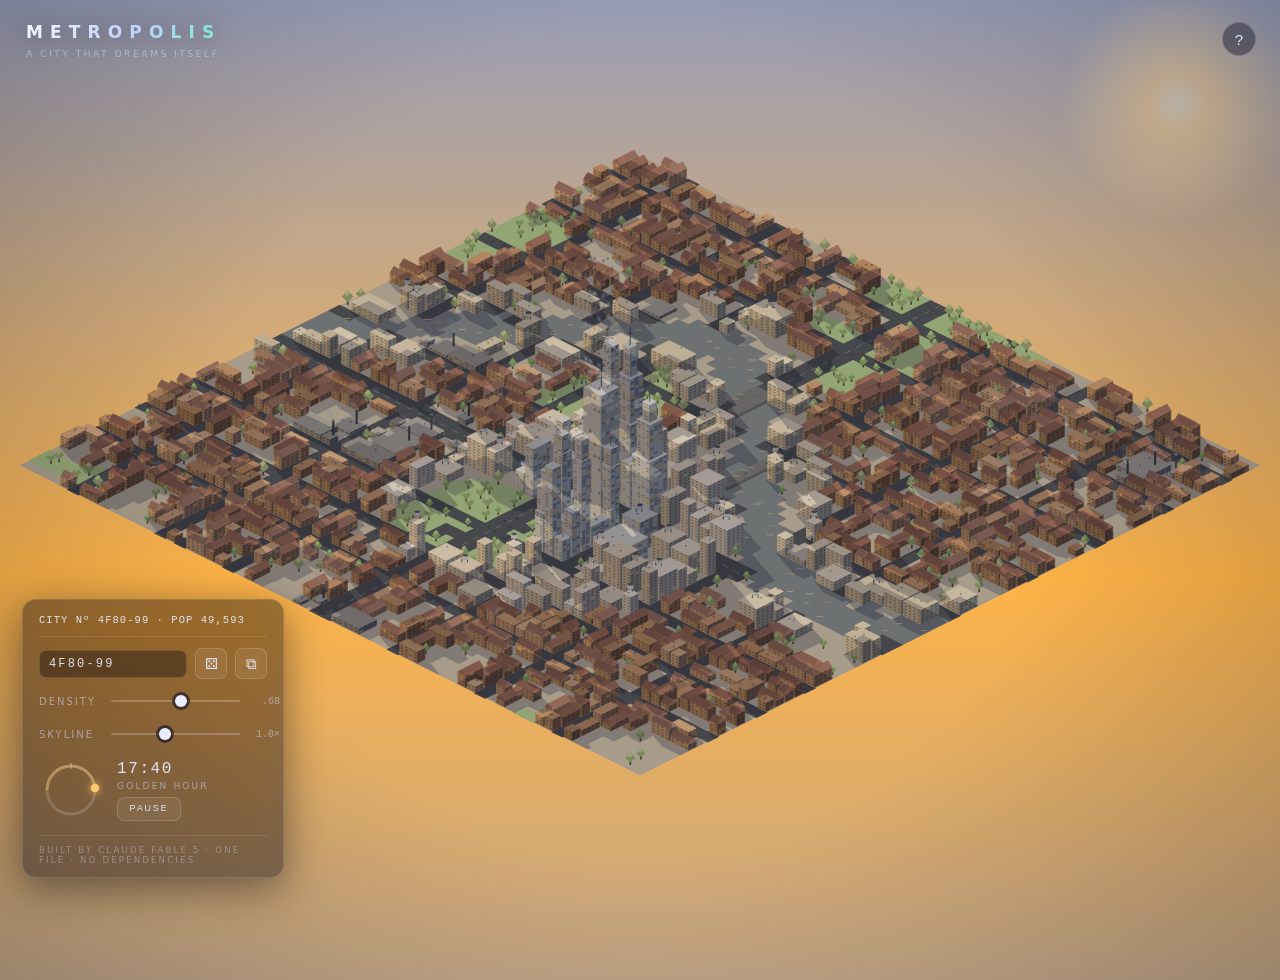
<file: viewer3d/_design/reference/metropolis_reference.html>
<!DOCTYPE html>
<html lang="en">
<head>
<meta charset="utf-8">
<meta name="viewport" content="width=device-width, initial-scale=1">
<title>METROPOLIS — A City That Dreams Itself</title>
<style>
  :root{
    --ink: rgba(232,238,255,.92);
    --ink-dim: rgba(210,220,248,.55);
    --teal: #4FE3C1;
    --amber: #FFC66D;
    --magenta: #FF5C8A;
    --ease: cubic-bezier(.22,1,.36,1);
  }
  *{ box-sizing:border-box; margin:0; padding:0; }
  html,body{ height:100%; overflow:hidden; }
  body{
    background:#0B1026;
    font-family: ui-sans-serif, system-ui, -apple-system, "Segoe UI", Roboto, sans-serif;
    color:var(--ink);
    -webkit-user-select:none; user-select:none;
  }
  .mono{ font-family: ui-monospace, "SF Mono", SFMono-Regular, Menlo, Consolas, monospace; font-variant-numeric: tabular-nums; }

  #stage{ position:absolute; inset:0; pointer-events:none; will-change:transform; }
  #stage canvas{ position:absolute; left:0; top:0; pointer-events:none; }

  .ui{ transition: opacity 1.8s ease; }
  body.idle .ui{ opacity:.08; }
  body.hoverb{ cursor:pointer; }

  @keyframes rise{ from{ opacity:0; transform:translateY(12px); } }
  :focus-visible{ outline:1px solid rgba(79,227,193,.75); outline-offset:2px; border-radius:4px; }

  /* ---------- title plate ---------- */
  #title{ position:fixed; top:22px; left:26px; z-index:5; pointer-events:none; animation:rise 1.1s var(--ease) backwards; }
  #title h1{
    font-size:17px; font-weight:650; letter-spacing:.42em;
    background:linear-gradient(105deg,#F4F7FF 0%,#C3D2FF 52%,#7FEAD2 100%);
    -webkit-background-clip:text; background-clip:text; color:transparent;
    filter:drop-shadow(0 1px 12px rgba(0,0,10,.5));
  }
  #title .tag{
    margin-top:6px; font-size:9.5px; letter-spacing:.24em; color:var(--ink-dim);
    text-transform:uppercase;
  }

  /* ---------- control rail ---------- */
  #rail{
    position:fixed; left:22px; bottom:22px; z-index:6; width:262px;
    padding:14px 16px 12px;
    background:rgba(11,16,38,.42);
    border:1px solid rgba(255,255,255,.13);
    border-radius:14px;
    backdrop-filter: blur(16px) saturate(1.3);
    -webkit-backdrop-filter: blur(16px) saturate(1.3);
    box-shadow:0 10px 40px rgba(0,0,10,.45);
    transition:border-color .4s var(--ease), box-shadow .4s var(--ease), opacity 1.8s ease;
    animation:rise 1.1s .12s var(--ease) backwards;
  }
  #rail:hover{ border-color:rgba(255,255,255,.22); box-shadow:0 14px 48px rgba(0,0,10,.55); }
  #plate{
    font-size:10.5px; letter-spacing:.1em; color:var(--ink);
    padding-bottom:10px; border-bottom:1px solid rgba(255,255,255,.10);
    white-space:nowrap; overflow:hidden; text-overflow:ellipsis; cursor:pointer;
    transition:color .25s var(--ease);
  }
  #plate:hover{ color:#fff; }
  .row{ display:flex; align-items:center; gap:8px; margin-top:11px; }
  .seedrow input{
    flex:1; min-width:0; background:rgba(0,0,10,.35); border:1px solid rgba(255,255,255,.14);
    border-radius:7px; color:var(--ink); font-size:12px; letter-spacing:.18em;
    padding:6px 9px; outline:none; text-transform:uppercase;
  }
  .seedrow input:focus{ border-color:rgba(79,227,193,.55); }
  .seedrow button, #playBtn{
    background:rgba(255,255,255,.07); border:1px solid rgba(255,255,255,.15);
    color:var(--ink); border-radius:7px; width:32px; height:31px; font-size:15px;
    cursor:pointer; line-height:1; flex:none;
    transition:background .25s var(--ease), border-color .25s var(--ease), transform .15s var(--ease);
  }
  .seedrow button:hover, #playBtn:hover{ background:rgba(255,255,255,.16); border-color:rgba(255,255,255,.3); }
  .seedrow button:active, #playBtn:active{ transform:scale(.92); }
  #diceBtn.rolling{ animation:diceroll .5s var(--ease); }
  @keyframes diceroll{ 50%{ transform:rotate(180deg) scale(1.12); } 100%{ transform:rotate(360deg); } }
  .slider label{
    font-size:10px; letter-spacing:.2em; color:var(--ink-dim); width:64px; flex:none;
  }
  .slider .val{ font-size:10px; color:var(--ink-dim); width:32px; text-align:right; flex:none; }
  input[type=range]{
    flex:1; appearance:none; -webkit-appearance:none; height:22px; background:transparent; cursor:ew-resize;
  }
  input[type=range]::-webkit-slider-runnable-track{
    height:2px; background:rgba(255,255,255,.22); border-radius:2px;
  }
  input[type=range]::-webkit-slider-thumb{
    -webkit-appearance:none; width:12px; height:12px; border-radius:50%;
    background:#E8EEFF; margin-top:-5px; box-shadow:0 0 0 3px rgba(11,16,38,.6);
    transition:transform .2s var(--ease), background .2s var(--ease);
  }
  input[type=range]:hover::-webkit-slider-thumb{ transform:scale(1.3); background:#fff; }
  input[type=range]:active::-webkit-slider-thumb{ background:var(--teal); }
  input[type=range]::-moz-range-track{ height:2px; background:rgba(255,255,255,.22); }
  input[type=range]::-moz-range-thumb{ width:12px; height:12px; border:none; border-radius:50%; background:#E8EEFF; }

  .sunrow{ align-items:center; gap:14px; margin-top:13px; }
  #dial{ width:64px; height:64px; flex:none; cursor:grab; touch-action:none; }
  #dial:active{ cursor:grabbing; }
  .suncol{ display:flex; flex-direction:column; gap:3px; flex:1; }
  #clock{ font-size:16px; letter-spacing:.1em; }
  #phase{ font-size:9px; letter-spacing:.24em; color:var(--ink-dim); }
  #playBtn{ width:64px; height:24px; font-size:9px; letter-spacing:.2em; margin-top:3px; }
  .credit{
    margin-top:13px; padding-top:9px; border-top:1px solid rgba(255,255,255,.10);
    font-size:8.5px; letter-spacing:.26em; color:rgba(210,220,248,.4);
  }

  /* ---------- info ---------- */
  #infoBtn{
    position:fixed; top:22px; right:24px; z-index:6; width:34px; height:34px;
    border-radius:50%; border:1px solid rgba(255,255,255,.18);
    background:rgba(11,16,38,.42); color:var(--ink); font-size:15px; cursor:pointer;
    backdrop-filter: blur(12px); -webkit-backdrop-filter: blur(12px);
    transition:background .25s var(--ease), transform .15s var(--ease), opacity 1.8s ease;
    animation:rise 1.1s .24s var(--ease) backwards;
  }
  #infoBtn:hover{ background:rgba(255,255,255,.14); transform:rotate(12deg); }
  #infoBtn:active{ transform:scale(.9); }
  #info{
    position:fixed; inset:0; z-index:20; display:flex; align-items:center; justify-content:center;
    background:rgba(5,7,18,.55); backdrop-filter: blur(6px); -webkit-backdrop-filter: blur(6px);
    animation:fadein .3s ease;
  }
  #info[hidden]{ display:none; }
  @keyframes fadein{ from{ opacity:0; } }
  #info .card{
    width:min(460px, calc(100vw - 48px)); max-height:80vh; overflow:auto;
    background:rgba(13,18,42,.92); border:1px solid rgba(255,255,255,.14);
    border-radius:16px; padding:30px 32px 26px;
    box-shadow:0 30px 80px rgba(0,0,10,.6);
    animation:cardin .42s var(--ease);
  }
  @keyframes cardin{ from{ opacity:0; transform:translateY(16px) scale(.97); } }
  #info h2{ font-size:15px; letter-spacing:.4em; font-weight:650; }
  #info .itag{ margin:10px 0 16px; font-size:12px; line-height:1.6; color:var(--ink-dim); font-style:italic; }
  #info p{ font-size:12.5px; line-height:1.7; color:rgba(220,228,250,.8); margin-bottom:14px; }
  #info ul{ list-style:none; margin:0 0 16px; }
  #info li{ font-size:11px; letter-spacing:.08em; color:rgba(220,228,250,.75); padding:5px 0; border-bottom:1px dashed rgba(255,255,255,.08); }
  #info li b{ color:var(--teal); font-weight:600; letter-spacing:.14em; margin-right:8px; }
  #info .credit2{ font-size:10px; letter-spacing:.2em; color:rgba(210,220,248,.45); text-transform:uppercase; }
  #closeInfo{
    margin-top:14px; background:rgba(255,255,255,.08); border:1px solid rgba(255,255,255,.16);
    color:var(--ink); border-radius:8px; padding:8px 22px; font-size:10px; letter-spacing:.24em; cursor:pointer;
  }
  #closeInfo{ transition:background .25s var(--ease), transform .15s var(--ease); }
  #closeInfo:hover{ background:rgba(255,255,255,.16); }
  #closeInfo:active{ transform:scale(.95); }

  /* ---------- plaque ---------- */
  #plaque{
    position:fixed; z-index:10; pointer-events:none; min-width:170px;
    background:rgba(11,16,38,.78); border:1px solid rgba(255,255,255,.16);
    border-left:2px solid var(--teal);
    border-radius:8px; padding:9px 13px;
    backdrop-filter: blur(10px); -webkit-backdrop-filter: blur(10px);
    box-shadow:0 8px 30px rgba(0,0,10,.5);
  }
  #plaque{ animation:plaquein .2s var(--ease); }
  #plaque[hidden]{ display:none; }
  @keyframes plaquein{ from{ opacity:0; transform:translateY(5px); } }
  #plaque .pname{ font-size:12.5px; font-weight:600; letter-spacing:.06em; }
  #plaque .pmeta{ margin-top:4px; font-size:9.5px; letter-spacing:.16em; color:var(--ink-dim); }

  #toast{
    position:fixed; left:50%; bottom:34px; transform:translate(-50%, 20px); z-index:30;
    background:rgba(13,18,42,.92); border:1px solid rgba(79,227,193,.4); color:var(--ink);
    font-size:10px; letter-spacing:.24em; padding:9px 20px; border-radius:20px;
    opacity:0; transition:opacity .35s var(--ease), transform .35s var(--ease); pointer-events:none;
  }
  #toast.show{ opacity:1; transform:translate(-50%, 0); }

  #err{
    position:fixed; inset:0; z-index:99; display:flex; align-items:center; justify-content:center;
    background:#0B1026; color:var(--ink); font-size:13px; letter-spacing:.1em; text-align:center; padding:40px;
  }
  #err[hidden]{ display:none; }

  /* compact layouts */
  @media (max-height:600px), (max-width:480px){
    #rail{ transform:scale(.82); transform-origin:left bottom; left:14px; bottom:14px; }
    #title{ top:14px; left:18px; }
    #infoBtn{ top:14px; right:16px; }
  }
</style>
</head>
<body>

<div id="stage">
  <canvas id="cs"></canvas>
  <canvas id="cd"></canvas>
</div>

<div id="title" class="ui">
  <h1>METROPOLIS</h1>
  <div class="tag">A city that dreams itself</div>
</div>

<button id="infoBtn" class="ui" aria-label="About">?</button>

<div id="rail" class="ui">
  <div id="plate" class="mono" title="Click to copy share link">CITY Nº ···· · POP ···</div>
  <div class="row seedrow">
    <input id="seedIn" class="mono" spellcheck="false" maxlength="16" aria-label="Seed">
    <button id="diceBtn" title="New city (R)">⚄</button>
    <button id="copyBtn" title="Copy share link">⧉</button>
  </div>
  <div class="row slider"><label>DENSITY</label><input id="density" type="range" min="30" max="100" value="68"><span class="val mono" id="densityV">.68</span></div>
  <div class="row slider"><label>SKYLINE</label><input id="skyline" type="range" min="30" max="200" value="100"><span class="val mono" id="skylineV">1.0×</span></div>
  <div class="row sunrow">
    <canvas id="dial" title="Drag to scrub time"></canvas>
    <div class="suncol">
      <div id="clock" class="mono">--:--</div>
      <div id="phase">—</div>
      <button id="playBtn" title="Pause / resume (Space)">PAUSE</button>
    </div>
  </div>
  <div class="credit">BUILT BY CLAUDE FABLE 5 · ONE FILE · NO DEPENDENCIES</div>
</div>

<div id="plaque" hidden><div class="pname"></div><div class="pmeta mono"></div></div>
<div id="toast" class="mono"></div>

<div id="info" hidden>
  <div class="card">
    <h2>METROPOLIS</h2>
    <p class="itag">Every seed is a different city; stay long enough and you'll watch it fall asleep and wake up.</p>
    <p>A procedural isometric city, generated whole from a single seed: a river carved by a random walk,
       arterial roads radiating from downtown, districts with their own architecture — glass towers with
       setbacks and beacons, brick row houses, smokestack yards, neon quarters, waterfront wharves.
       Every window has a resident with a bedtime; watch them wink on one by one at dusk.</p>
    <ul>
      <li><b>R / ⚄</b>dream a new city</li>
      <li><b>SPACE</b>pause the sun</li>
      <li><b>DRAG DIAL</b>scrub through the day</li>
      <li><b>HOVER</b>read a building's record</li>
      <li><b>SLIDERS</b>grow it denser or taller, live</li>
      <li><b>WAIT 20s</b>cinematic drift mode</li>
      <li><b>MIDNIGHT</b>the city celebrates — watch the sky</li>
      <li><b>URL HASH</b>any city is shareable by its seed</li>
    </ul>
    <p class="credit2">Built by Claude Fable 5 · single HTML file · zero dependencies</p>
    <button id="closeInfo">CLOSE</button>
  </div>
</div>

<div id="err" hidden></div>

<script>
'use strict';
(function(){

/* =========================================================================
   METROPOLIS — a city that dreams itself
   Built by Claude Fable 5. One file, zero dependencies.
   Two canvas layers: STATIC (ground, buildings, shadows, windows — repainted
   ~3×/s as the sun's quantized angle moves; window residents wink on/off at
   the same cadence, and painter order gives correct occlusion for free) and
   DYNAMIC (traffic, beacons, smoke, shimmer — every rAF frame, masked by a
   building-silhouette occluder canvas so movers pass behind buildings).
   ========================================================================= */

/* ---------------- tiny utils ---------------- */
const clamp=(v,a,b)=>v<a?a:v>b?b:v;
const lerp=(a,b,t)=>a+(b-a)*t;
const smooth=t=>t*t*(3-2*t);
const TAU=Math.PI*2;

function mulberry32(seed){
  let a=seed>>>0;
  return function(){
    a|=0; a=(a+0x6D2B79F5)|0;
    let t=Math.imul(a^(a>>>15), 1|a);
    t=(t+Math.imul(t^(t>>>7), 61|t))^t;
    return ((t^(t>>>14))>>>0)/4294967296;
  };
}
function strHash(s){
  let h=2166136261>>>0;
  for(let i=0;i<s.length;i++){ h^=s.charCodeAt(i); h=Math.imul(h,16777619); }
  return h>>>0;
}
function hashf(a,b){ // cheap deterministic 2-int -> [0,1)
  let n=Math.imul(a,374761393)^Math.imul(b,668265263);
  n=Math.imul(n^(n>>>13),1274126177); n^=n>>>16;
  return (n>>>0)/4294967296;
}
function makeNoise(seed){
  const h=(x,y)=>{
    let n=Math.imul(x,374761393)^Math.imul(y,668265263)^seed;
    n=Math.imul(n^(n>>>13),1274126177); n^=n>>>16;
    return (n>>>0)/4294967296;
  };
  const n1=(x,y)=>{
    const ix=Math.floor(x), iy=Math.floor(y), fx=smooth(x-ix), fy=smooth(y-iy);
    return lerp(lerp(h(ix,iy),h(ix+1,iy),fx), lerp(h(ix,iy+1),h(ix+1,iy+1),fx), fy);
  };
  return (x,y)=> 0.5*n1(x,y) + 0.3*n1(x*2.13+17.7,y*2.13+9.1) + 0.2*n1(x*4.31+31.4,y*4.31+3.3);
}
const hex=s=>{s=s.replace('#','');return [parseInt(s.slice(0,2),16),parseInt(s.slice(2,4),16),parseInt(s.slice(4,6),16)];};
const mixc=(a,b,t)=>[a[0]+(b[0]-a[0])*t, a[1]+(b[1]-a[1])*t, a[2]+(b[2]-a[2])*t];
const shade=(c,f)=>[c[0]*f, c[1]*f, c[2]*f];
const css=c=>'rgb('+(c[0]|0)+','+(c[1]|0)+','+(c[2]|0)+')';
const cssa=(c,a)=>'rgba('+(c[0]|0)+','+(c[1]|0)+','+(c[2]|0)+','+a.toFixed(3)+')';

function convexHull(pts){
  pts=pts.slice().sort((p,q)=>p[0]-q[0]||p[1]-q[1]);
  const cr=(o,a,b)=>(a[0]-o[0])*(b[1]-o[1])-(a[1]-o[1])*(b[0]-o[0]);
  const lo=[],up=[];
  for(const p of pts){ while(lo.length>=2&&cr(lo[lo.length-2],lo[lo.length-1],p)<=0)lo.pop(); lo.push(p); }
  for(let i=pts.length-1;i>=0;i--){ const p=pts[i]; while(up.length>=2&&cr(up[up.length-2],up[up.length-1],p)<=0)up.pop(); up.push(p); }
  lo.pop(); up.pop();
  return lo.concat(up);
}
function inPoly(pts,x,y){
  let c=false;
  for(let i=0,j=pts.length-1;i<pts.length;j=i++){
    const a=pts[i],b=pts[j];
    if(((a[1]>y)!==(b[1]>y)) && x < (b[0]-a[0])*(y-a[1])/(b[1]-a[1])+a[0]) c=!c;
  }
  return c;
}

/* ---------------- constants ---------------- */
const N=64;                 // tile grid
const CYCLE=90;             // seconds per day
const PAD=80;               // px overscan for camera drift
const QSTATIC=300;          // sun/window quantization steps -> static repaints (~3.3/s)
const T_EMPTY=0, T_WATER=1, T_ROAD=2, T_BRIDGE=3, T_PARKG=4, T_LOT=5;
const DT=0, MT=1, ENT=2, OT=3, IND=4, WF=5, PARK=6;
const DIST_NAME=['Downtown','Midtown','Neon Quarter','Old Town','Industrial','Waterfront','Parkside'];
const DIST_COLS=[
  ['#C7D0D8','#B9C6CF','#D3D9DE','#AEB9C6','#BFC9D4'],
  ['#E8E4DC','#DDD6CA','#D9CFC0','#CFC9BD','#E2DACE'],
  ['#B7A9B8','#A99BAB','#C0B2B5','#AFA0B4'],
  ['#C79A78','#B78968','#D0A788','#A87F63','#BE9070'],
  ['#9AA0A4','#8D9296','#A7ABAD','#93999E'],
  ['#D8D2C2','#CCC6B4','#E0DACB','#D2CCBC'],
  ['#9FBF8A']
];
const PRE=['Hart','Mer','Cal','Vex','Or','Bel','Nor','Ash','Sil','Dray','Fen','Hale','Iron','Kest','Lorn','Mar','Vast','Quill','Ren','Cor','Dun','Ely','Gil','Hol','Ist','Juno'];
const SUF=['line','mont','ford','gate','holm','wick','by','don','stead','view','croft','well','march','low','bury','strand'];
const BTYPE=[
  ['Tower','Exchange','Centre','Plaza','Spire','House'],
  ['Building','Court','Block','House','Annex','Gardens'],
  ['Palace','Rooms','Hall','Arcade','Lounge','Theatre'],
  ['Row','House','Court','Arms','Terrace','Cottages'],
  ['Works','Depot','Foundry','Mill','Yards','Warehouse'],
  ['Wharf','Quay','House','Landing','Docks','Boathouse'],
  ['Green']
];
const ERA=[[1958,2016],[1946,1999],[1962,1995],[1884,1938],[1912,1968],[1930,1988],[1900,1980]];
// lit-window color buckets
const WCOL=[hex('#FFC66D'), hex('#D8E8F4'), hex('#FFE2A8'), hex('#4FE3C1')];
const AMBER=hex('#FFB347'), MAGENTA=hex('#FF5C8A'), TEAL=hex('#4FE3C1');

/* ---------------- 24h palette ramp ---------------- */
// [t, skyTop, skyHorizon, tint, tintAmt, night]
const PKEYS=[
  [0.00,'#070B1E','#141A38','#6B76B8',0.02,1.00],
  [0.18,'#0A102A','#1A2144','#7B86C8',0.03,0.98],
  [0.24,'#2E2A4E','#8A5A74','#E8A084',0.15,0.80],
  [0.285,'#9FB4D8','#FFD9B0','#FFD9B0',0.32,0.38],
  [0.34,'#A8C4DE','#E8DECC','#FFEEDD',0.10,0.06],
  [0.50,'#B8CCDE','#E8E4DC','#FFFFFF',0.00,0.00],
  [0.66,'#B0C2D8','#E4DCC8','#FFF2DC',0.06,0.02],
  [0.735,'#8A9BC8','#FFB347','#FFB347',0.42,0.18],
  [0.775,'#3E3560','#C86A5E','#FF8A5E',0.25,0.55],
  [0.82,'#131A40','#3A3568','#8B7CC8',0.08,0.88],
  [0.88,'#0A0F28','#181E40','#6B76B8',0.03,1.00],
  [1.00,'#070B1E','#141A38','#6B76B8',0.02,1.00]
].map(k=>({t:k[0],sky1:hex(k[1]),sky2:hex(k[2]),tint:hex(k[3]),ta:k[4],night:k[5]}));

function samplePalette(t){
  t=((t%1)+1)%1;
  let i=0;
  while(i<PKEYS.length-2 && PKEYS[i+1].t<t) i++;
  const a=PKEYS[i], b=PKEYS[i+1];
  const f=smooth(clamp((t-a.t)/Math.max(1e-6,b.t-a.t),0,1));
  const p=clamp((t-0.25)/0.5,0,1);              // sun path 0..1
  const dayAmt=(t>0.25&&t<0.75)?Math.sin(Math.PI*p):0;
  return {
    t, p, dayAmt,
    sky1:mixc(a.sky1,b.sky1,f), sky2:mixc(a.sky2,b.sky2,f),
    tint:mixc(a.tint,b.tint,f), ta:lerp(a.ta,b.ta,f),
    night:lerp(a.night,b.night,f),
    shAlpha:(0.21+0.15*Math.max(0,Math.sin(Math.PI*p)))*(1-lerp(a.night,b.night,f)),
    shTheta:lerp(2.007,1.134,p),                 // shadow screen angle 115°->65°
    shLen:0.5+2.6*Math.pow(1-Math.max(0,Math.sin(Math.PI*p)),1.5),
    diffR:Math.cos(p*Math.PI/2), diffL:Math.sin(p*Math.PI/2),
    rimR:0, rimL:0
  };
}
function nightify(c,night){
  const dark=[c[0]*0.16+10, c[1]*0.16+13, c[2]*0.16+34];
  return mixc(c,dark,night*0.92);
}

/* ---------------- global state ---------------- */
let seed='', density=0.68, skyline=1.0;
let timeT=0.715;                    // start just before golden hour
let playing=true, reduced=false;
let city=null;                      // generated data (world space)
const V={};                         // view/layout (screen space)
let camX=0, camY=0, lastAct=performance.now(), idle=false;
let genAt=0, constructionEnd=0, animating=false;
let hoverB=null, mouseX=-1, mouseY=-1, mouseMoved=false;
let lastQS=-1, staticDirty=true;
let PAL=samplePalette(timeT);
let smokes=[];
let fireworks=[], fwPrevT=timeT;   // midnight fireworks
let lastTs=0;

/* ---------------- DOM ---------------- */
const $=id=>document.getElementById(id);
const stage=$('stage'), cs=$('cs'), cd=$('cd');
const sctx=cs.getContext('2d'), dctx=cd.getContext('2d');
const occCv=document.createElement('canvas'), octx=occCv.getContext('2d');
const dial=$('dial'), dialCtx=dial.getContext('2d');
const plaque=$('plaque'), toast=$('toast');
if(!sctx||!dctx||!octx) throw new Error('canvas unavailable');

/* ---------------- projection ---------------- */
function pr(x,y,z){ return [V.ox+(x-y)*V.U, V.oy+(x+y)*V.U*0.5-(z||0)]; }

/* =========================================================================
   GENERATION — world space, seed-deterministic
   ========================================================================= */
function chamfer(mask){ // distance to mask==true, 8-connected approx
  const d=new Float32Array(N*N).fill(1e4);
  for(let i=0;i<N*N;i++) if(mask(i)) d[i]=0;
  for(let y=0;y<N;y++)for(let x=0;x<N;x++){
    const i=y*N+x; let v=d[i];
    if(x>0)v=Math.min(v,d[i-1]+1);
    if(y>0)v=Math.min(v,d[i-N]+1);
    if(x>0&&y>0)v=Math.min(v,d[i-N-1]+1.4);
    if(x<N-1&&y>0)v=Math.min(v,d[i-N+1]+1.4);
    d[i]=v;
  }
  for(let y=N-1;y>=0;y--)for(let x=N-1;x>=0;x--){
    const i=y*N+x; let v=d[i];
    if(x<N-1)v=Math.min(v,d[i+1]+1);
    if(y<N-1)v=Math.min(v,d[i+N]+1);
    if(x<N-1&&y<N-1)v=Math.min(v,d[i+N+1]+1.4);
    if(x>0&&y<N-1)v=Math.min(v,d[i+N-1]+1.4);
    d[i]=v;
  }
  return d;
}

function generate(seedStr, dens, sky){
  const rng=mulberry32(strHash(seedStr));
  const noise=makeNoise((rng()*1e9)|0);
  const T=new Uint8Array(N*N), D=new Uint8Array(N*N).fill(MT);
  const idx=(x,y)=>y*N+x;
  const inb=(x,y)=>x>=0&&y>=0&&x<N&&y<N;

  /* --- 1. river: meandering random walk --- */
  const riverVert=rng()<0.5;   // true: flows north-south (x varies per row)
  {
    let base=N*(0.28+rng()*0.44);
    const amp=3.5+rng()*5, freq=0.05+rng()*0.06, ph=rng()*TAU;
    let walk=0, drift=0;
    const width=2+(rng()<0.45?1:0);
    for(let i=0;i<N;i++){
      drift+=(rng()-0.5)*0.55; drift*=0.9; walk+=drift;
      const c=clamp(base+Math.sin(i*freq+ph)*amp+walk, 5, N-6);
      for(let k=-width;k<=width;k++){
        if(Math.abs(k)===width && rng()<0.45) continue;
        const w=Math.round(c)+k;
        const x=riverVert?w:i, y=riverVert?i:w;
        if(inb(x,y)) T[idx(x,y)]=T_WATER;
      }
    }
  }
  const dw=chamfer(i=>T[i]===T_WATER);

  /* --- 2. downtown core: central-ish, away from water --- */
  let core={x:N>>1,y:N>>1}, best=-1e9;
  for(let k=0;k<28;k++){
    const x=Math.round(N*(0.28+rng()*0.44)), y=Math.round(N*(0.28+rng()*0.44));
    const s=Math.min(dw[idx(x,y)],10)*2 - Math.hypot(x-N/2,y-N/2)*0.45;
    if(s>best){best=s; core={x,y};}
  }

  /* --- 3. streets: irregular grid + radial diagonals, bridges --- */
  const polys=[];  // traffic polylines {pts,art,len,cum}
  function mkLines(){ const a=[]; let p=3+(rng()*4|0); while(p<N-4){a.push(p); p+=5+(rng()*5|0);} return a; }
  const vxs=mkLines(), hys=mkLines();
  const near=(arr,v)=>arr.reduce((m,c)=>Math.abs(c-v)<Math.abs(m-v)?c:m,arr[0]);
  const artV=near(vxs,core.x), artH=near(hys,core.y);
  const crossing=riverVert?hys:vxs, artCross=riverVert?artH:artV;
  const bridgeSet=new Set([artCross]);
  { const others=crossing.filter(c=>c!==artCross); if(others.length) bridgeSet.add(others[(rng()*others.length)|0]); }

  function markLine(vert,p,art){
    const bridge=bridgeSet.has(p)&&((riverVert&&!vert)||(!riverVert&&vert));
    const cx=p+(art?1:0.5);
    let run=null;
    for(let i=0;i<N;i++){
      const x=vert?p:i, y=vert?i:p;
      const water=T[idx(x,y)]===T_WATER;
      if(water&&!bridge){
        if(run&&run.n>3) polys.push(run); run=null; continue;
      }
      for(const k of (art?[0,1]:[0])){
        const xx=vert?p+k:x, yy=vert?y:p+k;
        if(!inb(xx,yy)) continue;
        const ii=idx(xx,yy);
        if(T[ii]===T_WATER) T[ii]=T_BRIDGE;
        else if(T[ii]!==T_BRIDGE) T[ii]=T_ROAD;
      }
      if(!run) run={pts:[vert?[cx,i]:[i,cx]], n:1, art};
      else { run.pts[1]=vert?[cx,i+1]:[i+1,cx]; run.n++; }
    }
    if(run&&run.n>3) polys.push(run);
  }
  for(const x of vxs) markLine(true,x,x===artV);
  for(const y of hys) markLine(false,y,y===artH);

  // radial diagonal avenues from the core
  for(let d2=0;d2<2;d2++){
    const ang=(Math.PI/4)+(d2*Math.PI/2)+(rng()-0.5)*0.6+(rng()<0.5?Math.PI:0);
    let fx=core.x+0.5, fy=core.y+0.5;
    const run={pts:[],n:0,art:false};
    for(let s=0;s<N;s++){
      fx+=Math.cos(ang); fy+=Math.sin(ang);
      const x=Math.round(fx), y=Math.round(fy);
      if(!inb(x,y)) break;
      if(T[idx(x,y)]===T_WATER) break;
      if(T[idx(x,y)]!==T_BRIDGE) T[idx(x,y)]=T_ROAD;
      run.pts.push([x+0.5,y+0.5]); run.n++;
    }
    if(run.n>6) polys.push(run);
  }
  for(const pl of polys){
    pl.cum=[0];
    for(let i=1;i<pl.pts.length;i++)
      pl.cum.push(pl.cum[i-1]+Math.hypot(pl.pts[i][0]-pl.pts[i-1][0], pl.pts[i][1]-pl.pts[i-1][1]));
    pl.len=pl.cum[pl.cum.length-1];
  }
  const dr=chamfer(i=>T[i]===T_ROAD||T[i]===T_BRIDGE);

  /* --- 4. districts --- */
  for(let y=0;y<N;y++)for(let x=0;x<N;x++){
    const i=idx(x,y);
    if(T[i]===T_WATER) continue;
    const dd=Math.hypot(x-core.x,y-core.y)/(N*0.52);
    const n=noise(x*0.075,y*0.075);
    let d;
    if(dd<0.20) d=DT;
    else if(dd<0.42) d=(n>0.63&&dd>0.22&&dd<0.34)?ENT:MT;
    else if(dw[i]<3.5) d=(n>0.56?IND:WF);
    else if(n<0.28) d=PARK;
    else if(n>0.67) d=IND;
    else d=OT;
    D[i]=d;
  }
  // one deliberate central park
  {
    const a=rng()*TAU, r=N*(0.12+rng()*0.06);
    const px=Math.round(core.x+Math.cos(a)*r), py=Math.round(core.y+Math.sin(a)*r);
    const rad=3.5+rng()*2.5;
    for(let y=0;y<N;y++)for(let x=0;x<N;x++)
      if(Math.hypot(x-px,y-py)<rad && T[idx(x,y)]===T_EMPTY) D[idx(x,y)]=PARK;
  }
  for(let i=0;i<N*N;i++) if(D[i]===PARK&&T[i]===T_EMPTY) T[i]=T_PARKG;

  /* --- 5. buildings + trees --- */
  const FP=[ // footprint vocab per district
    [[2,2],[2,3],[3,2],[3,3],[2,2],[1,2]],
    [[2,2],[1,2],[2,1],[2,2],[1,1]],
    [[2,2],[1,2],[2,1],[2,2]],
    [[1,2],[2,1],[1,1],[1,2],[2,1]],
    [[3,2],[2,3],[3,3],[2,2],[4,2]],
    [[2,2],[1,2],[2,1],[3,2]]
  ];
  const FILLP=[0.96,0.87,0.92,0.90,0.82,0.78];
  const buildings=[], trees=[];
  let bIdx=0;

  function makeBuilding(x,y,w,d,dist){
    let fl;
    switch(dist){
      case DT:  fl=7+Math.floor(Math.pow(rng(),2.1)*46*sky); break;
      case MT:  fl=3+Math.floor(rng()*9*(0.55+0.45*sky)); break;
      case ENT: fl=3+(rng()*7|0); break;
      case OT:  fl=2+(rng()*3|0); break;
      case IND: fl=1+(rng()*2|0); break;
      default:  fl=3+(rng()*5|0);
    }
    fl=Math.max(1,fl);
    const ins=0.10;
    const b={
      x,y,w,d,fl,dist, id:bIdx++,
      col:null, tiers:[], roof:0, furn:[], sign:null, stack:null, antenna:null,
      h32:(rng()*4294967296)>>>0,
      key:(x+w)+(y+d),
      delay:Math.hypot(x+w/2-core.x, y+d/2-core.y)*16+rng()*90
    };
    // base color w/ jitter
    const pal=DIST_COLS[dist]; const c=hex(pal[(rng()*pal.length)|0]);
    const j=(rng()-0.5)*14; b.col=[clamp(c[0]+j,0,255),clamp(c[1]+j,0,255),clamp(c[2]+j,0,255)];
    // tiers (setbacks) for tall downtown towers
    if(dist===DT && fl>=18 && rng()<0.8){
      const f1=Math.ceil(fl*0.5), f2=Math.ceil(fl*0.3);
      const w2=Math.max(0.9,w-0.7), d2=Math.max(0.9,d-0.7);
      const w3=Math.max(0.7,w2-0.6), d3=Math.max(0.7,d2-0.6);
      b.tiers=[
        {x:x+ins,y:y+ins,w:w-2*ins,d:d-2*ins,f0:0,f1:f1},
        {x:x+(w-w2)/2,y:y+(d-d2)/2,w:w2,d:d2,f0:f1,f1:f1+f2},
        {x:x+(w-w3)/2,y:y+(d-d3)/2,w:w3,d:d3,f0:f1+f2,f1:fl}
      ];
    } else {
      b.tiers=[{x:x+ins,y:y+ins,w:w-2*ins,d:d-2*ins,f0:0,f1:fl}];
    }
    // roofs & furniture
    if(dist===OT && fl<=4 && rng()<0.7) b.roof=1;                    // pitched
    if(dist===DT && fl>16 && rng()<0.65) b.antenna={len:1.2+rng()*1.6, ph:rng()*TAU};
    if((dist===DT&&fl<=16&&rng()<0.3)||(dist===MT&&rng()<0.3)||(dist===WF&&rng()<0.25)) b.furn.push('wt');
    if(rng()<0.6 && !b.roof) b.furn.push('ac');
    if(dist===IND && rng()<0.6) b.stack={ph:rng()*TAU};
    if(dist===ENT && fl>=3 && rng()<0.7)
      b.sign={col:rng()<0.55?TEAL:MAGENTA, o:0.15+rng()*0.5, nseg:3+(rng()*3|0), ph:rng()*9, broken:rng()<0.12};
    // name & vintage
    const t=BTYPE[dist];
    b.name=PRE[(rng()*PRE.length)|0]+SUF[(rng()*SUF.length)|0]+' '+t[(rng()*t.length)|0];
    const era=ERA[dist]; b.year=era[0]+((rng()*(era[1]-era[0]))|0);
    return b;
  }

  for(let y=0;y<N;y++)for(let x=0;x<N;x++){
    const i=idx(x,y);
    if(T[i]!==T_EMPTY) continue;
    const dist=D[i];
    if(dist===PARK) continue;
    if(dr[i]>2.4){ if(rng()<0.06) trees.push({x:x+0.3+rng()*0.4,y:y+0.3+rng()*0.4,s:rng(),delay:rng()*800}); continue; }
    if(rng()>dens*FILLP[dist]){
      if(rng()<0.15) trees.push({x:x+0.3+rng()*0.4,y:y+0.3+rng()*0.4,s:rng(),delay:rng()*800});
      continue;
    }
    // try footprints
    const opts=FP[dist]; let placed=false;
    for(let tr=0;tr<3&&!placed;tr++){
      const f=opts[(rng()*opts.length)|0], w=f[0], d=f[1];
      if(x+w>N||y+d>N) continue;
      let ok=true;
      for(let yy=y;yy<y+d&&ok;yy++)for(let xx=x;xx<x+w;xx++)
        if(T[idx(xx,yy)]!==T_EMPTY||D[idx(xx,yy)]===PARK){ok=false;break;}
      if(!ok) continue;
      for(let yy=y;yy<y+d;yy++)for(let xx=x;xx<x+w;xx++) T[idx(xx,yy)]=T_LOT;
      buildings.push(makeBuilding(x,y,w,d,dist));
      placed=true;
    }
    if(!placed){
      T[i]=T_LOT;
      buildings.push(makeBuilding(x,y,1,1,dist));
    }
  }
  // park trees
  for(let y=0;y<N;y++)for(let x=0;x<N;x++){
    const i=idx(x,y);
    if(T[i]===T_PARKG && rng()<0.45) trees.push({x:x+0.2+rng()*0.6,y:y+0.2+rng()*0.6,s:rng(),delay:rng()*800});
  }

  /* --- 6. bridges as draw items, radar pick, agents --- */
  const bridges=[];
  for(let y=0;y<N;y++)for(let x=0;x<N;x++)
    if(T[idx(x,y)]===T_BRIDGE) bridges.push({x,y,key:x+y+1});

  let tallest=null;
  for(const b of buildings) if(!tallest||b.fl>tallest.fl) tallest=b;
  if(tallest){ tallest.radar=true; tallest.antenna=null; }

  const agents=[];
  {
    let total=0; for(const pl of polys) total+=pl.len;
    const nAgents=Math.min(230, Math.round(total*0.28));
    for(let k=0;k<nAgents;k++){
      let pick=rng()*total, pl=polys[0];
      for(const p of polys){ if(pick<p.len){pl=p;break;} pick-=p.len; }
      agents.push({pl, s:rng()*pl.len, dir:rng()<0.5?1:-1, sp:2.0+rng()*2.6, seg:0});
    }
  }

  /* --- 7. draw list (painter order) & population --- */
  const drawList=[];
  for(const b of buildings) drawList.push({k:b.key, b});
  for(const t of trees) drawList.push({k:t.x+t.y+0.9, t});
  for(const br of bridges) drawList.push({k:br.key, br});
  drawList.sort((a,b)=>a.k-b.k);

  let pop=0; for(const b of buildings) pop+=b.fl*b.w*b.d*7.3;
  pop=Math.round(pop*(0.9+0.2*hashf(strHash(seedStr),7))/1)|0;

  const maxDelay=buildings.reduce((m,b)=>Math.max(m,b.delay),0);

  return {seed:seedStr, T, D, core, buildings, trees, bridges, polys, agents, drawList,
          pop, maxDelay, riverVert};
}

/* =========================================================================
   LAYOUT — screen-space precomputation (on generate & resize)
   ========================================================================= */
function relayout(){
  const vw=innerWidth, vh=innerHeight;
  const dpr=Math.min(devicePixelRatio||1,2);
  V.vw=vw; V.vh=vh; V.dpr=dpr;
  V.sw=vw+2*PAD; V.sh=vh+2*PAD;
  V.U=clamp(Math.min((vw-40)/(2*N),(vh-110)/N),5,15);
  V.FH=Math.max(2.1,V.U*0.30);
  V.ox=V.sw/2;
  V.oy=(V.sh-N*V.U)/2+V.U*1.6;
  for(const [cv,ctx] of [[cs,sctx],[cd,dctx],[occCv,octx]]){
    cv.width=Math.round(V.sw*dpr); cv.height=Math.round(V.sh*dpr);
    ctx.setTransform(dpr,0,0,dpr,0,0);
  }
  cs.style.width=cd.style.width=V.sw+'px';
  cs.style.height=cd.style.height=V.sh+'px';
  cs.style.left=cd.style.left=(-PAD)+'px';
  cs.style.top=cd.style.top=(-PAD)+'px';
  {
    const dd=Math.round(64*dpr);
    dial.width=dd; dial.height=dd;
    dialCtx.setTransform(dpr,0,0,dpr,0,0);
  }

  if(!city) return;
  const idx=(x,y)=>y*N+x;

  /* ground paths per tile type (slightly inflated diamonds to kill seams) */
  const e=0.09;
  function addDiamond(path,x,y){
    const a=pr(x-e,y-e,0), b=pr(x+1+e,y-e,0), c=pr(x+1+e,y+1+e,0), d=pr(x-e,y+1+e,0);
    path.moveTo(a[0],a[1]); path.lineTo(b[0],b[1]); path.lineTo(c[0],c[1]); path.lineTo(d[0],d[1]); path.closePath();
  }
  const base=new Path2D();
  { const a=pr(0,0,0),b=pr(N,0,0),c=pr(N,N,0),d=pr(0,N,0);
    base.moveTo(a[0],a[1]);base.lineTo(b[0],b[1]);base.lineTo(c[0],c[1]);base.lineTo(d[0],d[1]);base.closePath(); }
  const grass=new Path2D(), water=new Path2D(), road=new Path2D();
  for(let y=0;y<N;y++)for(let x=0;x<N;x++){
    const t=city.T[idx(x,y)];
    if(t===T_WATER) addDiamond(water,x,y);
    else if(t===T_ROAD||t===T_BRIDGE) addDiamond(road,x,y);
    else if(t===T_PARKG) addDiamond(grass,x,y);
  }
  V.paths={base,grass,water,road};

  /* arterial lane-dash screen polylines */
  V.lanes=[];
  for(const pl of city.polys) if(pl.art){
    V.lanes.push(pl.pts.map(p=>pr(p[0],p[1],0)));
  }

  /* per-building screen data */
  V.beacons=[]; V.stacks=[]; V.signs=[]; V.radar=null;
  for(const b of city.buildings){
    b.hexPaths=[]; b.hexPts=[]; b.windows=[]; b.winPath=new Path2D();
    b.bbox=[1e9,1e9,-1e9,-1e9];
    const wr=mulberry32(b.h32);
    for(const tr of b.tiers){
      const z0=tr.f0*V.FH, z1=tr.f1*V.FH;
      const p1=pr(tr.x,tr.y,z1), p2=pr(tr.x+tr.w,tr.y,z1),
            p3=pr(tr.x+tr.w,tr.y+tr.d,0), p4=pr(tr.x,tr.y+tr.d,0),
            p2b=pr(tr.x+tr.w,tr.y,0), p4b=pr(tr.x,tr.y+tr.d,z1),
            p3t=pr(tr.x+tr.w,tr.y+tr.d,z1);
      const hexPts=[p1,p2,p2b,p3,p4,p4b];
      const hp=new Path2D();
      hp.moveTo(p1[0],p1[1]); for(let i=1;i<6;i++) hp.lineTo(hexPts[i][0],hexPts[i][1]); hp.closePath();
      b.hexPaths.push(hp); b.hexPts.push(hexPts);
      for(const p of hexPts){
        b.bbox[0]=Math.min(b.bbox[0],p[0]); b.bbox[1]=Math.min(b.bbox[1],p[1]);
        b.bbox[2]=Math.max(b.bbox[2],p[0]); b.bbox[3]=Math.max(b.bbox[3],p[1]);
      }
      /* windows on the two visible faces */
      const rows=tr.f1-tr.f0;
      const faces=[
        {cols:clamp(Math.round(tr.d*2),1,5), fx:tr.x+tr.w, span:'y'}, // right (+x) face
        {cols:clamp(Math.round(tr.w*2),1,5), fy:tr.y+tr.d, span:'x'}  // left (+y) face
      ];
      if(V.U<6.5){ faces[0].cols=Math.min(faces[0].cols,3); faces[1].cols=Math.min(faces[1].cols,3); }
      let rowStep=1;
      const totCols=faces[0].cols+faces[1].cols;
      if(rows*totCols>340) rowStep=Math.ceil(rows*totCols/340);
      for(const fc of faces){
        for(let r=0;r<rows;r+=rowStep){
          const zl=z0+(r+0.28)*V.FH*rowStep, zh=z0+(r+0.78)*V.FH*rowStep;
          for(let c=0;c<fc.cols;c++){
            const u0=(c+0.22)/fc.cols, u1=(c+0.78)/fc.cols;
            let q;
            if(fc.span==='y'){
              const y0=tr.y+tr.d*u0, y1=tr.y+tr.d*u1;
              q=[pr(fc.fx,y0,zh),pr(fc.fx,y1,zh),pr(fc.fx,y1,zl),pr(fc.fx,y0,zl)];
            }else{
              const x0=tr.x+tr.w*u0, x1=tr.x+tr.w*u1;
              q=[pr(x0,fc.fy,zh),pr(x1,fc.fy,zh),pr(x1,fc.fy,zl),pr(x0,fc.fy,zl)];
            }
            b.winPath.moveTo(q[0][0],q[0][1]); b.winPath.lineTo(q[1][0],q[1][1]);
            b.winPath.lineTo(q[2][0],q[2][1]); b.winPath.lineTo(q[3][0],q[3][1]); b.winPath.closePath();
            /* resident schedule */
            const rr=wr;
            let bucket, on, off, wake=-1, we=0, dead=rr()<0.12;
            if(b.dist===DT){
              bucket=rr()<0.62?1:0;
              on=0.70+rr()*0.05;
              off=rr()<0.22?1.02+rr()*0.14:0.78+rr()*0.24;
            }else if(b.dist===ENT){
              bucket=rr()<0.25?3:(rr()<0.5?0:2);
              on=0.72+rr()*0.05; off=1.05+rr()*0.22; dead=rr()<0.06;
            }else{
              bucket=rr()<0.8?0:2;
              on=0.73+rr()*0.09; off=0.86+rr()*0.42;
              if(rr()<0.25){ wake=0.205+rr()*0.05; we=0.283+rr()*0.03; }
            }
            b.windows.push({q,bucket,on,off,wake,we,dead});
          }
        }
      }
    }
    /* roof fixtures (screen anchors) */
    const top=b.tiers[b.tiers.length-1];
    b.roofZ=top.f1*V.FH;
    b.roofPt=pr(top.x+top.w/2, top.y+top.d/2, b.roofZ);
    if(b.antenna){
      const aLen=b.antenna.len*V.U;
      b.antenna.pt=[b.roofPt[0], b.roofPt[1]-aLen];
      b.antenna.aLen=aLen;
      V.beacons.push(b);
    }
    if(b.stack){
      const sp=pr(top.x+top.w*0.72, top.y+top.d*0.3, b.roofZ);
      b.stack.base=sp; b.stack.h=V.U*1.5;
      b.stack.top=[sp[0],sp[1]-b.stack.h];
      V.stacks.push(b);
    }
    if(b.sign){
      // vertical stack of small glyph-panels on the right face
      const sx=b.x+b.w-0.1, sy0=b.y+0.1+b.sign.o*(b.d-0.2);
      const segs=[];
      const zTop=Math.min(b.fl,6)*V.FH*0.9;
      for(let s2=0;s2<b.sign.nseg;s2++){
        const z=zTop-s2*(zTop/(b.sign.nseg+0.5));
        const p=pr(sx,sy0,z);
        segs.push([p[0]+1,p[1],Math.max(2,V.U*0.34),Math.max(2.5,V.U*0.42)]);
      }
      b.sign.segs=segs;
      V.signs.push(b);
    }
    if(b.radar) V.radar={pt:[b.roofPt[0],b.roofPt[1]-V.U*0.5], r:V.U*0.9, b};
  }

  /* stars */
  {
    const sr=mulberry32(strHash(city.seed)^0x5757);
    V.stars=[];
    const horizon=V.oy+N*V.U*0.18;
    for(let i=0;i<150;i++) V.stars.push([sr()*V.sw, sr()*horizon, (sr()*40)|0]);
  }

  /* occluder: building + tree silhouettes (for traffic/shimmer masking) */
  octx.clearRect(0,0,V.sw,V.sh);
  octx.fillStyle='#000';
  for(const it of city.drawList){
    if(it.b){ for(const hp of it.b.hexPaths) octx.fill(hp); }
    else if(it.t){
      const t=it.t, s=V.U*(0.34+t.s*0.28), [cx,cy]=pr(t.x,t.y,0);
      octx.beginPath(); octx.ellipse(cx,cy-s*1.5,s,s*1.1,0,0,TAU); octx.fill();
    }
  }
  staticDirty=true;
}

/* =========================================================================
   STATIC LAYER — ground, water, shadows, prisms (sun-quantized repaints)
   ========================================================================= */
function quad(g,a,b,c,d,col){
  g.fillStyle=col; g.strokeStyle=col; g.lineWidth=0.75;
  g.beginPath(); g.moveTo(a[0],a[1]); g.lineTo(b[0],b[1]); g.lineTo(c[0],c[1]); g.lineTo(d[0],d[1]);
  g.closePath(); g.fill(); g.stroke();
}
function tri(g,a,b,c,col){
  g.fillStyle=col; g.strokeStyle=col; g.lineWidth=0.75;
  g.beginPath(); g.moveTo(a[0],a[1]); g.lineTo(b[0],b[1]); g.lineTo(c[0],c[1]);
  g.closePath(); g.fill(); g.stroke();
}
function faceColors(b,pal){
  const base=b.col;
  let cT=shade(base,1.02+0.10*pal.dayAmt);
  let cR=shade(base,0.58+0.36*pal.diffR);
  let cL=shade(base,0.50+0.36*pal.diffL);
  cT=mixc(cT,pal.tint,pal.ta*0.40);
  const rimR=pal.ta*clamp(1-pal.p*2,0,1), rimL=pal.ta*clamp(pal.p*2-1,0,1);
  cR=mixc(cR,AMBER,rimR*0.72);
  cL=mixc(cL,AMBER,rimL*0.72);
  return [nightify(cT,pal.night*0.96), nightify(cL,pal.night), nightify(cR,pal.night)];
}
function heightScale(b,now){
  if(!animating) return 1;
  const e=clamp((now-genAt-b.delay)/420,0,1);
  return 1-Math.pow(1-e,3);
}
function drawBuilding(g,b,pal,hs,cols){
  const [cT,cL,cR]=cols||faceColors(b,pal);
  for(const tr of b.tiers){
    const z0=tr.f0*V.FH*hs, z1=tr.f1*V.FH*hs;
    if(z1-z0<0.5) continue;
    const a=pr(tr.x,tr.y,z1), bb=pr(tr.x+tr.w,tr.y,z1),
          c=pr(tr.x+tr.w,tr.y+tr.d,z1), d=pr(tr.x,tr.y+tr.d,z1),
          b0=pr(tr.x+tr.w,tr.y,z0), c0=pr(tr.x+tr.w,tr.y+tr.d,z0), d0=pr(tr.x,tr.y+tr.d,z0);
    quad(g,d,c,c0,d0,css(cL));
    quad(g,bb,c,c0,b0,css(cR));
    quad(g,a,bb,c,d,css(cT));
  }
  if(hs<0.999) return;
  /* pitched roof */
  if(b.roof===1){
    const tr=b.tiers[0], z1=tr.f1*V.FH, rh=V.FH*1.5;
    const roofC=nightify(mixc(shade(b.col,0.82),hex('#8A4A3C'),0.35),pal.night);
    if(tr.w>=tr.d){
      const r1=pr(tr.x,tr.y+tr.d/2,z1+rh), r2=pr(tr.x+tr.w,tr.y+tr.d/2,z1+rh);
      quad(g,pr(tr.x,tr.y+tr.d,z1),pr(tr.x+tr.w,tr.y+tr.d,z1),r2,r1,css(roofC));
      tri(g,pr(tr.x+tr.w,tr.y,z1),pr(tr.x+tr.w,tr.y+tr.d,z1),r2,css(shade(roofC,1.14)));
    }else{
      const r1=pr(tr.x+tr.w/2,tr.y,z1+rh), r2=pr(tr.x+tr.w/2,tr.y+tr.d,z1+rh);
      quad(g,pr(tr.x+tr.w,tr.y,z1),pr(tr.x+tr.w,tr.y+tr.d,z1),r2,r1,css(shade(roofC,1.1)));
      tri(g,pr(tr.x,tr.y+tr.d,z1),pr(tr.x+tr.w,tr.y+tr.d,z1),r2,css(roofC));
    }
  }
  /* unlit window grid */
  g.fillStyle='rgba(8,10,22,'+lerp(0.30,0.10,pal.night).toFixed(3)+')';
  g.fill(b.winPath);
  /* lit windows — painter order gives occlusion for free */
  if(pal.night>0.02){
    const wa=clamp(pal.night*1.6,0,1);
    const step=Math.floor(timeT*QSTATIC);
    const buckets=[null,null,null,null];
    for(let k=0;k<b.windows.length;k++){
      const w=b.windows[k];
      if(!windowLit(w,timeT,hashf(b.id*997+k,step))) continue;
      let p=buckets[w.bucket]; if(!p) p=buckets[w.bucket]=new Path2D();
      p.moveTo(w.q[0][0],w.q[0][1]); p.lineTo(w.q[1][0],w.q[1][1]);
      p.lineTo(w.q[2][0],w.q[2][1]); p.lineTo(w.q[3][0],w.q[3][1]); p.closePath();
    }
    for(let k=0;k<4;k++) if(buckets[k]){
      g.strokeStyle=cssa(WCOL[k],wa*0.28); g.lineWidth=2.2;
      g.stroke(buckets[k]);                       // cheap halo
      g.fillStyle=cssa(WCOL[k],wa);
      g.fill(buckets[k]);
    }
    /* neon signage */
    if(b.sign){
      const s=b.sign;
      const flick=s.broken? (hashf(b.id*131+17,step)>0.5?1:0.15)
                          : (hashf(b.id,step)>0.94?0.25:1);
      g.shadowColor=cssa(s.col,0.9); g.shadowBlur=7;
      g.fillStyle=cssa(s.col,0.95*flick*wa);
      for(const seg of s.segs) g.fillRect(seg[0],seg[1],seg[2],seg[3]);
      g.shadowBlur=0;
    }
  }
  /* roof furniture */
  const dk=css(nightify(shade(b.col,0.42),pal.night));
  const lt=css(nightify(shade(b.col,0.9),pal.night));
  if(b.antenna){
    g.strokeStyle=dk; g.lineWidth=1;
    g.beginPath(); g.moveTo(b.roofPt[0],b.roofPt[1]); g.lineTo(b.antenna.pt[0],b.antenna.pt[1]); g.stroke();
    g.beginPath(); g.moveTo(b.antenna.pt[0]-2.5,b.antenna.pt[1]+b.antenna.aLen*0.35);
    g.lineTo(b.antenna.pt[0]+2.5,b.antenna.pt[1]+b.antenna.aLen*0.35); g.stroke();
  }
  if(b.furn.includes('wt')){
    const p=b.roofPt, r=Math.max(2,V.U*0.30);
    g.fillStyle=dk; g.fillRect(p[0]-r*0.5+r,p[1]-r*1.9,1,r*1.2); g.fillRect(p[0]-r*1.5,p[1]-r*1.9,1,r*1.2);
    g.fillStyle=lt; g.fillRect(p[0]-r,p[1]-r*3.1,r*2,r*1.6);
    g.fillStyle=dk;
    g.beginPath(); g.ellipse(p[0],p[1]-r*3.1,r,r*0.45,0,0,TAU); g.fill();
  }
  if(b.furn.includes('ac')){
    const wr=mulberry32(b.h32^99), n2=1+((wr()*2)|0);
    for(let k=0;k<n2;k++){
      const px=b.roofPt[0]+(wr()-0.5)*V.U*b.w*0.8, py=b.roofPt[1]+(wr()-0.5)*V.U*b.d*0.35;
      const s=Math.max(1.6,V.U*0.18);
      g.fillStyle=lt; g.fillRect(px-s/2,py-s,s,s*0.8);
      g.fillStyle=dk; g.fillRect(px-s/2,py-s*1.25,s,s*0.35);
    }
  }
  if(b.stack){
    const s=b.stack, wdt=Math.max(2,V.U*0.22);
    g.fillStyle=dk; g.fillRect(s.base[0]-wdt/2,s.top[1],wdt,s.h);
    g.fillStyle=lt; g.fillRect(s.base[0]-wdt/2-0.6,s.top[1]-1.5,wdt+1.2,2);
  }
}
function drawTree(g,t,pal,hs){
  const s=V.U*(0.34+t.s*0.28)*hs;
  if(s<1) return;
  const [cx,cy]=pr(t.x,t.y,0);
  const green=nightify(mixc([104+t.s*30,152,92+t.s*20],pal.tint,pal.ta*0.35),pal.night);
  g.fillStyle=css(nightify([84,66,52],pal.night));
  g.fillRect(cx-0.8,cy-s*1.2,1.6,s*1.2);
  g.fillStyle=css(green);
  g.beginPath();
  g.moveTo(cx,cy-s*2.6); g.lineTo(cx+s,cy-s*1.4); g.lineTo(cx,cy-s*0.5); g.lineTo(cx-s,cy-s*1.4);
  g.closePath(); g.fill();
  g.fillStyle=css(shade(green,1.22));
  g.beginPath();
  g.moveTo(cx,cy-s*2.6); g.lineTo(cx+s*0.45,cy-s*2.05); g.lineTo(cx-s*0.15,cy-s*1.5); g.lineTo(cx-s*0.6,cy-s*2.0);
  g.closePath(); g.fill();
}
function drawBridge(g,br,pal){
  const deck=nightify([120,118,112],pal.night);
  const z=1.8;
  quad(g,pr(br.x,br.y,z),pr(br.x+1,br.y,z),pr(br.x+1,br.y+1,z),pr(br.x,br.y+1,z),css(deck));
  quad(g,pr(br.x,br.y+1,z),pr(br.x+1,br.y+1,z),pr(br.x+1,br.y+1,0),pr(br.x,br.y+1,0),css(shade(deck,0.7)));
  quad(g,pr(br.x+1,br.y,z),pr(br.x+1,br.y+1,z),pr(br.x+1,br.y+1,0),pr(br.x+1,br.y,0),css(shade(deck,0.82)));
}

function drawStatic(now){
  const pal=PAL;
  const g=sctx;
  g.setTransform(V.dpr,0,0,V.dpr,0,0);
  /* sky */
  const grad=g.createLinearGradient(0,0,0,V.sh);
  grad.addColorStop(0,css(pal.sky1));
  grad.addColorStop(0.62,css(pal.sky2));
  grad.addColorStop(1,css(mixc(pal.sky2,pal.sky1,0.5)));
  g.fillStyle=grad; g.fillRect(0,0,V.sw,V.sh);

  /* stars (slow twinkle via quantized repaint) */
  if(pal.night>0.05 && V.stars){
    const qs=Math.floor(timeT*QSTATIC);
    for(const s of V.stars){
      const tw=hashf(s[2],qs);
      g.fillStyle='rgba(220,228,255,'+(pal.night*(0.18+0.5*tw)).toFixed(3)+')';
      g.fillRect(s[0],s[1],tw>0.8?1.6:1,tw>0.8?1.6:1);
    }
  }
  /* sun & moon */
  const horizon=V.oy-V.U*2;
  if(pal.dayAmt>0.02){
    const sx=lerp(V.sw*0.10,V.sw*0.90,pal.p), sy=horizon-Math.sin(pal.p*Math.PI)*(V.vh*0.36);
    const r=16+26*(1-pal.dayAmt);
    const sg=g.createRadialGradient(sx,sy,0,sx,sy,r*3);
    sg.addColorStop(0,'rgba(255,244,214,'+(0.9*pal.dayAmt+0.35).toFixed(2)+')');
    sg.addColorStop(0.25,cssa(mixc([255,244,214],pal.tint,0.5),0.5));
    sg.addColorStop(1,'rgba(255,220,160,0)');
    g.fillStyle=sg; g.beginPath(); g.arc(sx,sy,r*3,0,TAU); g.fill();
  }
  {
    const mp=clamp((((timeT+0.5)%1)-0.25)/0.5,0,1);
    const mAmt=pal.night*(mp>0&&mp<1?Math.sin(mp*Math.PI):0);
    if(mAmt>0.05){
      const mx=lerp(V.sw*0.88,V.sw*0.12,mp), my=horizon-Math.sin(mp*Math.PI)*(V.vh*0.3);
      g.fillStyle='rgba(226,232,250,'+(0.8*mAmt).toFixed(2)+')';
      g.beginPath(); g.arc(mx,my,7,0,TAU); g.fill();
      g.fillStyle=cssa(pal.sky1,0.75);
      g.beginPath(); g.arc(mx-2.6,my-1.6,6.2,0,TAU); g.fill();
    }
  }

  /* ground */
  const pav=nightify(mixc([183,178,166],pal.tint,pal.ta*0.3),pal.night);
  const grassC=nightify(mixc([159,191,138],pal.tint,pal.ta*0.28),pal.night);
  const waterC=mixc(mixc(pal.sky2,[52,96,148],0.66),[10,14,40],pal.night*0.55);
  const roadC=mixc(mixc([70,76,85],pal.tint,pal.ta*0.15),[8,10,24],pal.night*0.82);
  g.fillStyle=css(pav); g.fill(V.paths.base);
  g.fillStyle=css(grassC); g.fill(V.paths.grass);
  g.fillStyle=css(waterC); g.fill(V.paths.water);
  g.fillStyle=css(roadC); g.fill(V.paths.road);

  /* arterial lane dashes */
  if(V.lanes.length){
    g.strokeStyle='rgba(255,250,235,'+(0.28*(1-pal.night*0.65)).toFixed(3)+')';
    g.lineWidth=Math.max(0.8,V.U*0.07);
    g.setLineDash([V.U*0.6,V.U*0.7]);
    for(const ln of V.lanes){
      g.beginPath(); g.moveTo(ln[0][0],ln[0][1]);
      for(let i=1;i<ln.length;i++) g.lineTo(ln[i][0],ln[i][1]);
      g.stroke();
    }
    g.setLineDash([]);
  }

  /* draw list: bridges, trees, buildings back-to-front */
  for(const it of city.drawList){
    if(it.br) drawBridge(g,it.br,pal);
    else if(it.t) drawTree(g,it.t,pal,heightScaleT(it.t,now));
    else if(it.b) drawBuilding(g,it.b,pal,heightScale(it.b,now));
  }

  /* shadows — sheared silhouettes draped over the city fabric (multiply) */
  if(pal.shAlpha>0.012){
    const dxu=Math.cos(pal.shTheta)*pal.shLen, dyu=Math.sin(pal.shTheta)*pal.shLen*0.5;
    const sp=new Path2D();
    for(const b of city.buildings){
      const hs=heightScale(b,now);
      const h=b.fl*V.FH*hs;
      if(h<1) continue;
      const off=Math.min(h,170);
      const c1=pr(b.x,b.y,0), c2=pr(b.x+b.w,b.y,0), c3=pr(b.x+b.w,b.y+b.d,0), c4=pr(b.x,b.y+b.d,0);
      const pts=[c1,c2,c3,c4,
        [c1[0]+dxu*off,c1[1]+dyu*off],[c2[0]+dxu*off,c2[1]+dyu*off],
        [c3[0]+dxu*off,c3[1]+dyu*off],[c4[0]+dxu*off,c4[1]+dyu*off]];
      const hl=convexHull(pts);
      sp.moveTo(hl[0][0],hl[0][1]);
      for(let i=1;i<hl.length;i++) sp.lineTo(hl[i][0],hl[i][1]);
      sp.closePath();
    }
    g.save();
    g.clip(V.paths.base);
    g.globalCompositeOperation='multiply';
    g.fillStyle='rgba(96,102,140,'+Math.min(0.55,pal.shAlpha*1.9).toFixed(3)+')';
    g.fill(sp);
    g.restore();
  }

  /* vignette */
  const vg=g.createRadialGradient(V.sw/2,V.sh/2,Math.min(V.sw,V.sh)*0.38,V.sw/2,V.sh/2,Math.max(V.sw,V.sh)*0.72);
  vg.addColorStop(0,'rgba(6,8,20,0)');
  vg.addColorStop(1,'rgba(6,8,20,0.32)');
  g.fillStyle=vg; g.fillRect(0,0,V.sw,V.sh);
}
function heightScaleT(t,now){
  if(!animating) return 1;
  const e=clamp((now-genAt-t.delay)/420,0,1);
  return 1-Math.pow(1-e,3);
}

/* =========================================================================
   WINDOW RESIDENTS — each window has a schedule; sampled at repaint cadence
   ========================================================================= */
function windowLit(w,t,blip){
  if(w.dead) return blip>0.994;
  let on;
  if(t>=w.on) on=(w.off>=1)||(t<=w.off);
  else on=(w.off>1)&&(t<=w.off-1);
  if(!on && w.wake>=0) on=(t>=w.wake&&t<=w.we);
  if(blip>0.988) on=!on;
  return on;
}

/* =========================================================================
   DYNAMIC LAYER — every frame
   ========================================================================= */
function ambAlpha(now){
  if(animating) return 0;
  return clamp((now-constructionEnd)/500,0,1);
}
function drawDynamic(now,dt){
  const pal=PAL, g=dctx;
  g.setTransform(V.dpr,0,0,V.dpr,0,0);
  g.clearRect(0,0,V.sw,V.sh);
  const amb=ambAlpha(now);
  const night=pal.night;

  /* --- water shimmer: dithered specular --- */
  if(amb>0){
    const spec=mixc(pal.sky2,[255,255,255],0.35);
    const step2=Math.floor(now/300);
    g.fillStyle=css(spec);
    let wi=0;
    for(let y=0;y<N;y+=1)for(let x=0;x<N;x+=1){
      if(city.T[y*N+x]!==T_WATER) continue;
      wi++;
      if((wi&1)===0) continue;
      const h1=hashf(wi,step2);
      if(h1<0.55) continue;
      const p=pr(x+h1*0.8,y+hashf(wi,step2+7)*0.8,0);
      g.globalAlpha=amb*(0.10+0.30*hashf(wi,step2+13));
      g.fillRect(p[0],p[1],V.U*(0.3+h1*0.5),1.1);
    }
    g.globalAlpha=1;
  }

  /* --- traffic --- */
  if(amb>0 && city.agents.length){
    const glow=smooth(clamp((night-0.35)/0.3,0,1));
    if(!reduced){ // agents advance unless reduced motion
      for(const a of city.agents){
        a.s+=a.dir*a.sp*dt;
        if(a.s<0)a.s+=a.pl.len; if(a.s>=a.pl.len)a.s-=a.pl.len;
      }
    }
    const drawSet=(dirSign,colGlow,colDay)=>{
      g.shadowBlur=glow>0.02?7*glow:0;
      g.shadowColor=colGlow;
      g.fillStyle=glow>0.5?colGlow:colDay;
      g.globalAlpha=amb*lerp(0.55,0.95,glow);
      const r=Math.max(1.4,V.U*0.15);
      g.beginPath();
      for(const a of city.agents){
        if(a.dir!==dirSign) continue;
        const pl=a.pl;
        let seg=clamp(a.seg,0,pl.pts.length-2);
        while(seg>0&&a.s<pl.cum[seg])seg--;
        while(seg<pl.pts.length-2&&a.s>pl.cum[seg+1])seg++;
        a.seg=seg;
        const p0=pl.pts[seg],p1=pl.pts[seg+1];
        const sl=pl.cum[seg+1]-pl.cum[seg]||1;
        const f=(a.s-pl.cum[seg])/sl;
        const dx=(p1[0]-p0[0])/sl, dy=(p1[1]-p0[1])/sl;
        const wx=lerp(p0[0],p1[0],f)-dy*0.17*a.dir, wy=lerp(p0[1],p1[1],f)+dx*0.17*a.dir;
        const p=pr(wx,wy,0.5);
        g.moveTo(p[0]+r,p[1]);
        g.arc(p[0],p[1],r,0,TAU);
      }
      g.fill();
      g.shadowBlur=0; g.globalAlpha=1;
    };
    drawSet(1,'rgba(255,246,214,0.95)','rgba(46,52,64,0.8)');
    drawSet(-1,'rgba(255,84,72,0.95)','rgba(40,44,56,0.8)');
  }

  /* --- occlude ground-level movers behind buildings --- */
  g.globalCompositeOperation='destination-out';
  g.drawImage(occCv,0,0,V.sw,V.sh);
  g.globalCompositeOperation='source-over';

  /* --- antenna beacons --- */
  if(amb>0){
    for(const b of V.beacons){
      const blink=Math.pow(Math.max(0,Math.sin(now*0.0035+b.antenna.ph)),10);
      if(blink<0.02) continue;
      const a=blink*(0.25+0.75*night)*amb;
      g.shadowColor='rgba(255,92,138,0.9)'; g.shadowBlur=9;
      g.fillStyle=cssa(MAGENTA,a);
      g.beginPath(); g.arc(b.antenna.pt[0],b.antenna.pt[1],1.8,0,TAU); g.fill();
      g.shadowBlur=0;
    }
  }
  /* --- rooftop radar --- */
  if(V.radar && amb>0){
    const rp=V.radar.pt, ang=reduced?1.2:now*0.0011;
    g.strokeStyle='rgba(200,214,240,'+(0.5+0.3*night).toFixed(2)+')';
    g.lineWidth=1;
    g.beginPath(); g.ellipse(rp[0],rp[1],V.radar.r*0.55,V.radar.r*0.24,0,0,TAU); g.stroke();
    g.beginPath(); g.moveTo(rp[0],rp[1]);
    g.lineTo(rp[0]+Math.cos(ang)*V.radar.r,rp[1]+Math.sin(ang)*V.radar.r*0.45-V.radar.r*0.28);
    g.stroke();
  }

  /* --- smoke --- */
  if(amb>0){
    if(!reduced){
      for(const b of V.stacks){
        b.stack.acc=(b.stack.acc||0)+dt;
        if(b.stack.acc>0.28&&smokes.length<70){
          b.stack.acc=0;
          smokes.push({x:b.stack.top[0],y:b.stack.top[1],vx:-(4+Math.random()*4),vy:-(9+Math.random()*6),
                       r:1.2+Math.random(),life:0,max:3.2+Math.random()*1.5});
        }
      }
    }
    const sc=mixc([120,124,136],[196,204,232],night);
    for(let i=smokes.length-1;i>=0;i--){
      const p2=smokes[i];
      p2.life+=dt;
      if(p2.life>p2.max){ smokes.splice(i,1); continue; }
      p2.x+=p2.vx*dt; p2.y+=p2.vy*dt; p2.r+=dt*2.4;
      const a=(1-p2.life/p2.max)*(0.14+0.10*night)*amb;
      g.fillStyle=cssa(sc,a);
      g.beginPath(); g.arc(p2.x,p2.y,p2.r,0,TAU); g.fill();
    }
  }

  /* --- midnight fireworks: the city celebrates itself --- */
  if(fireworks.length){
    for(let i=fireworks.length-1;i>=0;i--){
      const f=fireworks[i];
      if(now<f.st) continue;
      if(!f.parts){
        /* rising shell */
        f.y+=f.v*dt; f.v+=V.vh*0.30*dt;
        g.fillStyle=cssa(f.col,0.7);
        g.fillRect(f.x-0.7,f.y,1.4,7);
        g.fillStyle='rgba(255,246,222,0.95)';
        g.beginPath(); g.arc(f.x,f.y,1.7,0,TAU); g.fill();
        if(f.y<=f.apexY||f.v>=-V.vh*0.04){
          f.parts=[];
          const n2=26+((f.x|0)%19);
          const sp=V.vh*(0.10+hashf(f.x|0,3)*0.07);
          for(let k=0;k<n2;k++){
            const a=(k/n2)*TAU+hashf(k,f.x|0)*0.25, s=sp*(0.5+hashf(k*7,f.y|0)*0.5);
            f.parts.push({x:f.x,y:f.y,vx:Math.cos(a)*s,vy:Math.sin(a)*s*0.82,
                          life:0,max:1.2+hashf(k*13,i)*0.9});
          }
          /* flash */
          g.fillStyle=cssa(f.col,0.5);
          g.beginPath(); g.arc(f.x,f.y,9,0,TAU); g.fill();
        }
      }else{
        let alive=0;
        const drag=Math.pow(0.32,dt);
        for(const p2 of f.parts){
          p2.life+=dt;
          if(p2.life>=p2.max) continue;
          alive++;
          p2.x+=p2.vx*dt; p2.y+=p2.vy*dt;
          p2.vx*=drag; p2.vy=p2.vy*drag+V.vh*0.13*dt;
          const lf=1-p2.life/p2.max;
          const tw=hashf((p2.x*11)|0,Math.floor(now/90));
          g.globalAlpha=lf*(0.45+0.55*tw);
          g.shadowColor=cssa(f.col,0.85); g.shadowBlur=6*lf;
          g.fillStyle=lf>0.78?'rgba(255,249,232,0.95)':cssa(f.col,0.95);
          g.fillRect(p2.x-1.1,p2.y-1.1,2.2,2.2);
        }
        g.globalAlpha=1; g.shadowBlur=0;
        if(!alive) fireworks.splice(i,1);
      }
    }
  }

  /* --- hover forensics: lifted re-draw + highlight --- */
  if(hoverB && !idle && amb>0.5){
    g.save(); g.translate(0,-2.5);
    drawBuilding(g,hoverB,pal,1);
    g.strokeStyle='rgba(79,227,193,0.85)'; g.lineWidth=1.2;
    g.shadowColor='rgba(79,227,193,0.6)'; g.shadowBlur=8;
    for(const hp of hoverB.hexPaths) g.stroke(hp);
    g.shadowBlur=0;
    g.restore();
  }
}

/* =========================================================================
   MIDNIGHT FIREWORKS — shells launched off the tallest rooftops at 00:00
   ========================================================================= */
function launchFireworks(){
  if(reduced||!city||!city.buildings.length||fireworks.length>40) return;
  const tall=city.buildings.slice().sort((a,b)=>b.fl-a.fl).slice(0,8);
  const rr=mulberry32((strHash(seed)^0xF17E)>>>0);
  const cols=[TEAL,AMBER,MAGENTA,[216,232,244]];
  const n=5+((rr()*3)|0);
  const now=performance.now();
  for(let i=0;i<n;i++){
    const b=tall[(rr()*tall.length)|0];
    fireworks.push({
      st:now+400+i*620+rr()*420,
      x:b.roofPt[0]+(rr()-0.5)*V.U*5,
      y:b.roofPt[1],
      apexY:Math.max(26,b.roofPt[1]-(V.vh*0.16+rr()*V.vh*0.15)),
      v:-(V.vh*(0.55+rr()*0.2)),
      col:cols[(rr()*cols.length)|0],
      parts:null
    });
  }
}

/* =========================================================================
   UI — dial, sliders, seed, plaque, idle, info
   ========================================================================= */
const seedIn=$('seedIn'), plate=$('plate'), clockEl=$('clock'), phaseEl=$('phase'), playBtn=$('playBtn');
const densityS=$('density'), skylineS=$('skyline');

function showToast(msg){
  toast.textContent=msg; toast.classList.add('show');
  clearTimeout(showToast._t);
  showToast._t=setTimeout(()=>toast.classList.remove('show'),1500);
}
function randomSeed(){
  const h=n=>Math.floor(Math.random()*Math.pow(16,n)).toString(16).toUpperCase().padStart(n,'0');
  return h(4)+'-'+h(2);
}
function updatePlate(){
  plate.textContent='CITY Nº '+seed.toUpperCase()+' · POP '+city.pop.toLocaleString('en-US');
  seedIn.value=seed.toUpperCase();
}
function regen(newSeed,animate){
  seed=(newSeed||'').trim()||randomSeed();
  try{ history.replaceState(null,'','#'+encodeURIComponent(seed)); }catch(e){}
  city=generate(seed,density,skyline);
  relayout();
  smokes.length=0; fireworks.length=0; hoverB=null; plaque.hidden=true;
  document.body.classList.remove('hoverb');
  const now=performance.now();
  if(animate&&!reduced){
    genAt=now; animating=true;
    constructionEnd=now+city.maxDelay+460;
  }else{
    genAt=now-1e5; animating=false; constructionEnd=now-600;
  }
  updatePlate();
  staticDirty=true;
}

/* clock + phase */
function phaseName(t){
  if(t<0.21||t>=0.88) return 'NIGHT';
  if(t<0.31) return 'DAWN';
  if(t<0.45) return 'MORNING';
  if(t<0.62) return 'MIDDAY';
  if(t<0.70) return 'AFTERNOON';
  if(t<0.775) return 'GOLDEN HOUR';
  if(t<0.85) return 'DUSK';
  return 'NIGHT';
}
function updateClock(){
  const mins=Math.floor(timeT*1440);
  const s=String(Math.floor(mins/60)).padStart(2,'0')+':'+String(mins%60).padStart(2,'0');
  if(clockEl.textContent!==s) clockEl.textContent=s;
  const ph=phaseName(timeT);
  if(phaseEl.textContent!==ph) phaseEl.textContent=ph;
}
/* sun dial */
function drawDial(){
  const g=dialCtx, c=32, R=24;
  g.clearRect(0,0,64,64);
  g.strokeStyle='rgba(255,255,255,0.16)'; g.lineWidth=3;
  g.beginPath(); g.arc(c,c,R,0,TAU); g.stroke();
  /* day arc: t 0.25..0.75 mapped to angle */
  const ang=t=>(t-0.5)*TAU-Math.PI/2;
  g.strokeStyle='rgba(255,198,109,0.35)';
  g.beginPath(); g.arc(c,c,R,ang(0.25),ang(0.75)); g.stroke();
  /* noon tick */
  g.strokeStyle='rgba(255,255,255,0.3)'; g.lineWidth=1.5;
  g.beginPath(); g.moveTo(c,c-R-3); g.lineTo(c,c-R+3); g.stroke();
  /* marker */
  const a=ang(timeT);
  const mx=c+Math.cos(a)*R, my=c+Math.sin(a)*R;
  const col=PAL.night>0.5?'#9FA8E8':'#FFC66D';
  g.shadowColor=col; g.shadowBlur=8;
  g.fillStyle=col;
  g.beginPath(); g.arc(mx,my,4.2,0,TAU); g.fill();
  g.shadowBlur=0;
}
let dialDrag=false;
dial.addEventListener('pointerdown',e=>{
  dialDrag=true; dial.setPointerCapture(e.pointerId); dialFromEvent(e); act();
});
dial.addEventListener('pointermove',e=>{ if(dialDrag){ dialFromEvent(e); act(); } });
dial.addEventListener('pointerup',()=>{ dialDrag=false; });
dial.addEventListener('pointercancel',()=>{ dialDrag=false; });
function dialFromEvent(e){
  const r=dial.getBoundingClientRect();
  const dx=e.clientX-(r.left+r.width/2), dy=e.clientY-(r.top+r.height/2);
  const a=Math.atan2(dy,dx);
  timeT=(((a+Math.PI/2)/TAU)+0.5)%1;
  if(timeT<0)timeT+=1;
}

/* play/pause */
function setPlaying(p){
  playing=p;
  playBtn.textContent=playing?'PAUSE':'RESUME';
}
playBtn.addEventListener('click',()=>{ setPlaying(!playing); act(); });

/* sliders (debounced live regen, same seed) */
let regenT=null;
function debouncedRegen(){
  clearTimeout(regenT);
  regenT=setTimeout(()=>regen(seed,false),140);
}
densityS.addEventListener('input',()=>{
  density=densityS.value/100;
  $('densityV').textContent=density.toFixed(2).replace(/^0\./,'.');
  debouncedRegen(); act();
});
skylineS.addEventListener('input',()=>{
  skyline=skylineS.value/100;
  $('skylineV').textContent=(skylineS.value/100).toFixed(1)+'×';
  debouncedRegen(); act();
});

/* seed input, dice, copy */
$('diceBtn').addEventListener('click',function(){
  this.classList.remove('rolling'); void this.offsetWidth; this.classList.add('rolling');
  regen(null,true); act();
});
$('copyBtn').addEventListener('click',copyLink);
plate.addEventListener('click',copyLink);
function copyLink(){
  const url=location.origin==='null'?('#'+seed):location.href.split('#')[0]+'#'+seed;
  const txt=location.protocol==='file:'?seed:url;
  (navigator.clipboard?navigator.clipboard.writeText(txt):Promise.reject()).then(
    ()=>showToast('COPIED · '+seed.toUpperCase()),
    ()=>showToast('SEED · '+seed.toUpperCase())
  );
  act();
}
seedIn.addEventListener('keydown',e=>{
  e.stopPropagation();
  if(e.key==='Enter'){ regen(seedIn.value,true); seedIn.blur(); }
  if(e.key==='Escape') seedIn.blur();
});
seedIn.addEventListener('focus',()=>seedIn.select());

/* keyboard */
document.addEventListener('keydown',e=>{
  if(e.target===seedIn) return;
  if(e.key===' '&&e.target.closest&&e.target.closest('button')){ act(); return; } // let native button activation win
  if(e.key==='r'||e.key==='R'){ regen(null,true); }
  else if(e.key===' '){ e.preventDefault(); setPlaying(!playing); }
  else if(e.key==='?'){ $('info').hidden=!$('info').hidden; }
  else if(e.key==='Escape'){ $('info').hidden=true; }
  act();
});
addEventListener('hashchange',()=>{
  const h=decodeURIComponent(location.hash.slice(1));
  if(h&&h!==seed) regen(h,true);
});

/* info overlay */
$('infoBtn').addEventListener('click',()=>{ $('info').hidden=false; act(); });
$('closeInfo').addEventListener('click',()=>{ $('info').hidden=true; act(); });
$('info').addEventListener('click',e=>{ if(e.target.id==='info') $('info').hidden=true; });

/* hover picking */
document.addEventListener('mousemove',e=>{
  mouseX=e.clientX; mouseY=e.clientY; mouseMoved=true; act();
});
document.addEventListener('pointerdown',act);
document.addEventListener('wheel',act,{passive:true});
function act(){ lastAct=performance.now(); }

function pick(){
  mouseMoved=false;
  if(idle){ hoverB=null; plaque.hidden=true; return; }
  const el=document.elementFromPoint(mouseX,mouseY);
  if(el&&el!==document.body&&el!==document.documentElement&&!el.closest('#stage')){
    if(hoverB){hoverB=null; plaque.hidden=true; document.body.classList.remove('hoverb');}
    return;
  }
  const px=mouseX+PAD-camX, py=mouseY+PAD-camY;
  let found=null;
  const dl=city.drawList;
  for(let i=dl.length-1;i>=0;i--){
    const b=dl[i].b;
    if(!b) continue;
    if(px<b.bbox[0]||px>b.bbox[2]||py<b.bbox[1]||py>b.bbox[3]) continue;
    for(const hx of b.hexPts){ if(inPoly(hx,px,py)){ found=b; break; } }
    if(found) break;
  }
  if(found!==hoverB){
    hoverB=found;
    document.body.classList.toggle('hoverb',!!found);
    if(found){
      plaque.querySelector('.pname').textContent=found.name;
      plaque.querySelector('.pmeta').textContent=
        found.fl+' FLOOR'+(found.fl>1?'S':'')+' · EST '+found.year+' · '+DIST_NAME[found.dist].toUpperCase();
      plaque.hidden=false;
    }else plaque.hidden=true;
  }
  if(found){
    const pw=plaque.offsetWidth||180, ph=plaque.offsetHeight||52;
    plaque.style.left=Math.min(V.vw-pw-14,mouseX+18)+'px';
    plaque.style.top=Math.max(10,Math.min(V.vh-ph-14,mouseY-ph-14))+'px';
  }
}

/* =========================================================================
   MAIN LOOP
   ========================================================================= */
function frame(ts){
  requestAnimationFrame(frame);
  const now=performance.now();
  let dt=(ts-lastTs)/1000; lastTs=ts;
  if(!(dt>0)||dt>0.25) dt=0.016;

  /* self-heal if the viewport changed without a (useful) resize event */
  if(innerWidth&&innerHeight&&(innerWidth!==V.vw||innerHeight!==V.vh)) relayout();

  if(playing&&!reduced&&!dialDrag&&$('info').hidden) timeT=(timeT+dt/CYCLE)%1;
  PAL=samplePalette(timeT);

  /* midnight: the skyline throws a fireworks show (also triggers on a forward scrub past 00:00) */
  if(fwPrevT>0.94&&timeT<0.06&&!animating) launchFireworks();
  fwPrevT=timeT;

  /* idle cinema */
  idle=(now-lastAct>20000)&&!reduced;
  document.body.classList.toggle('idle',idle);
  const tx=idle?Math.sin(now*0.00006)*30:0, ty=idle?Math.cos(now*0.000042)*20:0;
  camX+=(tx-camX)*0.02; camY+=(ty-camY)*0.02;
  stage.style.transform='translate3d('+camX.toFixed(1)+'px,'+camY.toFixed(1)+'px,0)';

  /* construction settling */
  if(animating&&now>constructionEnd){ animating=false; staticDirty=true; }
  if(animating) staticDirty=true;

  /* static repaint on quantized sun step */
  const qs=Math.floor(timeT*QSTATIC);
  if(qs!==lastQS||staticDirty){ lastQS=qs; staticDirty=false; drawStatic(now); }

  /* lit-window state vector */
  drawDynamic(now,dt);

  if(mouseMoved) pick();
  updateClock();
  drawDial();
}

/* =========================================================================
   BOOT
   ========================================================================= */
function boot(){
  reduced=matchMedia('(prefers-reduced-motion: reduce)').matches;
  if(reduced) setPlaying(false);
  density=densityS.value/100; skyline=skylineS.value/100;
  const h=decodeURIComponent(location.hash.slice(1));
  regen(h||null,true);
  addEventListener('resize',()=>{
    clearTimeout(boot._r);
    boot._r=setTimeout(()=>{ relayout(); },140);
  });
  requestAnimationFrame(ts=>{ lastTs=ts; requestAnimationFrame(frame); });
}
try{ boot(); }
catch(err){
  const e=$('err'); e.hidden=false;
  e.textContent='METROPOLIS failed to boot: '+err.message;
  throw err;
}
window.addEventListener('error',ev=>{
  const e=$('err');
  if(!e.hidden) return;
  console.error(ev.error||ev.message);
});

})();
</script>
</body>
</html>
</file>
<file: app/styles.css>
/* Urja — resident energy app. Palette and type follow the thesis figure system:
   warm paper, muted amber/blue/brown, ink #1B1B1B. */
:root{
  --canvas:#EFEDE7; --card:#FCFBF7; --soft:#F5F3ED; --ink:#1B1B1B; --dim:#6E6E6E;
  --line:#E4E2DC; --solar:#E8B54E; --grid:#5B84B8; --water:#4E7CA8; --good:#6E8F5E;
  --batt:#7C9A6E; --warn:#B0764A; --glow:rgba(232,181,78,.16);
  --r-lg:26px; --r-md:20px; --r-sm:14px;
}
*{box-sizing:border-box}
html,body{margin:0;padding:0}
/* NO ZOOM, SCROLL ONLY. The viewport meta blocks pinch; this blocks the
   DOUBLE-TAP zoom, which the meta tag does not, and which is easy to trigger
   by accident on a tab bar or a toggle. `manipulation` keeps panning and
   scrolling - it only drops the double-tap gesture. Kept off `main` so
   scrolling inside the app is untouched. */
html{touch-action:manipulation;-webkit-text-size-adjust:100%}
body{
  background:#E4E1D9; color:var(--ink);
  font-family:"Instrument Sans","Helvetica Neue",Helvetica,Arial,sans-serif;
  font-feature-settings:"tnum" 1; -webkit-font-smoothing:antialiased;
  -webkit-tap-highlight-color:transparent;
}
button{font:inherit;color:inherit;border:0;background:none;padding:0;cursor:pointer;text-align:left}
a{color:var(--grid);text-decoration:none}
a:hover{color:var(--ink)}
.serif{font-family:Georgia,"Times New Roman",Times,serif}

#app{
  position:relative;display:flex;flex-direction:column;
  width:100%;max-width:430px;margin:0 auto;min-height:100dvh;height:100dvh;
  background:var(--canvas);overflow:hidden;
}
@media (min-width:520px) and (min-height:900px){
  body{display:flex;align-items:center;justify-content:center;min-height:100dvh}
  #app{height:880px;min-height:0;border-radius:44px;box-shadow:0 40px 80px -34px rgba(28,24,18,.45),0 0 0 9px #1c1b19,0 0 0 10px #38352f}
}

/* The mock status bar was DELETED from index.html on. It
   duplicated the phone's real clock and battery when installed, and added
   nothing in a browser. Its rules are gone with it; the safe-area padding the
   header used to inherit is now applied unconditionally below. */

/* The header takes the safe-area inset directly now that nothing sits above
   it, so the greeting clears the Dynamic Island. index.html sets
   viewport-fit=cover, which is what makes env() resolve to anything but 0. */
header{padding-top:calc(env(safe-area-inset-top, 0px) + 10px)}
nav{padding-bottom:calc(env(safe-area-inset-bottom, 0px) + 10px)}
/* HOME NAME ON ONE LINE. "Sector 29 - Home 12" plus a full tier label
   overflowed 430 px and wrapped onto a second line, pushing the header into
   the first card. The tier chip now carries the short form and the name is
   allowed to shrink rather than wrap. */
.homebtn{white-space:nowrap;min-width:0}
.homebtn > span:first-of-type{overflow:hidden;text-overflow:ellipsis}

header{flex:none;display:flex;align-items:flex-start;justify-content:space-between;gap:10px;padding:6px 20px 10px}
.eyebrow{font-size:11.5px;font-weight:600;letter-spacing:.09em;text-transform:uppercase;color:var(--dim)}
.homebtn{display:flex;align-items:center;gap:7px;font-size:21px;font-weight:600;letter-spacing:-.02em;margin-top:1px}
.tierchip{font-size:11px;font-weight:600;padding:3px 7px;border-radius:99px;background:var(--soft);border:1px solid var(--line);color:var(--dim)}
.hdr-actions{display:flex;align-items:center;gap:7px;flex:none}
.pill{display:flex;align-items:center;gap:6px;padding:7px 11px;border-radius:99px;background:var(--card);
  border:1px solid var(--line);font-size:12px;font-weight:600}
.pill.icon{padding:8px}
.dot{width:7px;height:7px;border-radius:50%;background:var(--good)}
.dot.sim{background:var(--solar)}

main{flex:1;min-height:0;overflow-y:auto;overscroll-behavior:contain;padding:0 20px 24px;scrollbar-width:thin}
.card{background:var(--card);border:1px solid var(--line);border-radius:var(--r-lg);padding:18px}
.card.tight{padding:16px}
.card.flush{padding:0;overflow:hidden}
.card + .card,.stack > * + *{margin-top:12px}
.grid2{display:grid;grid-template-columns:1fr 1fr;gap:12px}
.row{display:flex;align-items:center;gap:12px}
.spread{display:flex;align-items:flex-start;justify-content:space-between;gap:12px}
.label{font-size:11.5px;font-weight:600;letter-spacing:.07em;text-transform:uppercase;color:var(--dim)}
.big{font-size:40px;font-weight:600;letter-spacing:-.035em;line-height:1}
.med{font-size:27px;font-weight:600;letter-spacing:-.03em}
.sub{font-size:12.5px;color:var(--dim);line-height:1.5}
.h{font-size:14px;font-weight:600}
.note{font-size:12px;color:var(--dim)}
.hint{font-size:11px;font-weight:600;color:var(--dim);letter-spacing:.02em}
.mono-note{font-size:11.5px;color:var(--dim)}
.swatch{width:9px;height:9px;border-radius:3px;flex:none}
.legend{display:flex;flex-wrap:wrap;gap:8px 14px;margin-top:10px}
.legend span{display:flex;align-items:center;gap:6px;font-size:11.5px;font-weight:600;color:var(--dim)}
.chips{display:flex;gap:5px;overflow-x:auto;padding:2px 0 10px}
.chips::-webkit-scrollbar{display:none}
.chip{flex:none;padding:7px 12px;border-radius:99px;font-size:12.5px;font-weight:600;
  background:var(--card);border:1px solid var(--line);color:var(--dim)}
.chip.on{background:var(--ink);border-color:var(--ink);color:var(--canvas)}
.seg{display:flex;gap:4px;padding:3px;border-radius:99px;background:var(--soft);border:1px solid var(--line)}
.seg button{padding:6px 11px;border-radius:99px;font-size:11.5px;font-weight:600;color:var(--dim)}
.seg button.on{background:var(--card);color:var(--ink)}
.rowitem{display:flex;align-items:center;gap:12px;padding:14px 18px;border-bottom:1px solid var(--line)}
.rowitem:last-child{border-bottom:0}
.rowitem .grow{flex:1;min-width:0;font-size:13.5px;font-weight:600}
.tot{display:flex;align-items:center;gap:12px;padding:15px 18px;background:var(--soft)}
.dark{background:var(--ink);color:var(--canvas);border-radius:var(--r-lg);padding:20px}
.dark .label,.dark .sub{color:rgba(252,251,247,.62)}
.tile{padding:12px 13px;border-radius:var(--r-sm);background:rgba(252,251,247,.09)}
.tile.light{background:var(--soft);border:1px solid var(--line)}
.switch{flex:none;width:52px;height:30px;border-radius:99px;padding:3px;display:flex;background:var(--line);transition:background .18s}
.switch > i{width:24px;height:24px;border-radius:50%;background:#fff;box-shadow:0 1px 3px rgba(0,0,0,.25);transition:transform .18s}
.switch.on{background:var(--batt)}
.switch.on > i{transform:translateX(22px)}
.switch.dark-track{background:rgba(252,251,247,.22)}
.switch.dark-track.on{background:var(--good)}
.cta{display:flex;align-items:center;gap:14px;width:100%;padding:16px 18px;border-radius:var(--r-lg);background:var(--ink);color:var(--canvas)}
.cta .ico{flex:none;width:38px;height:38px;border-radius:13px;background:rgba(252,251,247,.12);display:flex;align-items:center;justify-content:center}
input[type=range]{-webkit-appearance:none;appearance:none;background:transparent;height:20px;flex:1}
input[type=range]::-webkit-slider-runnable-track{height:4px;border-radius:99px;background:var(--line)}
input[type=range]::-webkit-slider-thumb{-webkit-appearance:none;width:18px;height:18px;margin-top:-7px;border-radius:50%;background:var(--ink)}
input[type=range]::-moz-range-track{height:4px;border-radius:99px;background:var(--line)}
input[type=range]::-moz-range-thumb{width:18px;height:18px;border:0;border-radius:50%;background:var(--ink)}

/* hero */
.hero{position:relative;overflow:hidden}
.hero .glow{position:absolute;inset:-30% 18% 42% 18%;background:radial-gradient(circle at 50% 40%,var(--glow),transparent 68%);pointer-events:none}
.flow{position:relative;padding:4px 10px 14px}
.flow svg{width:100%;display:block}
.node{position:absolute;transform:translate(-50%,-50%);display:flex;flex-direction:column;align-items:center;
  padding:9px 12px;border-radius:var(--r-md);background:var(--card);border:1px solid var(--line);
  box-shadow:0 3px 10px -6px rgba(20,16,10,.35);white-space:nowrap}
.node.wide{flex-direction:row;align-items:center;gap:8px;border-radius:99px;padding:7px 13px 7px 10px}
.node b{font-size:12.5px;font-weight:600}
.node .hint{font-size:9px;letter-spacing:.07em}
.centre{position:absolute;left:50%;top:49%;transform:translate(-50%,-50%);text-align:center;pointer-events:none}
.dash{stroke-dasharray:4 10;animation:flowDash 1.5s linear infinite}
.dash.rev{animation-name:flowDashRev}
@keyframes flowDash{to{stroke-dashoffset:-28}}
@keyframes flowDashRev{to{stroke-dashoffset:28}}

/* bars */
.bars{display:flex;gap:5px;align-items:flex-end}
.bars .col{flex:1;display:flex;flex-direction:column;align-items:center;gap:5px;justify-content:flex-end}
.bars .bar{width:100%;border-radius:5px;background:var(--line)}
.bars .cl{font-size:8.5px;font-weight:600;color:var(--dim)}
.hbar{height:10px;border-radius:99px;background:var(--soft);overflow:hidden}
.hbar > i{display:block;height:100%;border-radius:99px;background:var(--ink)}

nav{flex:none;display:flex;gap:2px;padding:6px 12px 22px;border-top:1px solid var(--line);background:var(--canvas)}
nav button{flex:1;display:flex;flex-direction:column;align-items:center;gap:5px;padding:8px 0 2px;color:var(--dim)}
nav button.on{color:var(--ink)}
nav span{font-size:10px;font-weight:600}

/* sheets and overlays */
.overlay{position:absolute;inset:0;background:rgba(27,25,22,.34);display:flex;align-items:flex-end;z-index:20}
.sheet{width:100%;max-height:94%;display:flex;flex-direction:column;background:var(--canvas);
  border-radius:32px 32px 44px 44px;overflow:hidden;transform:none;opacity:1;animation:sheetIn .2s ease-out both}
@keyframes sheetIn{from{opacity:.85}to{opacity:1}}
.sheet-head{flex:none;padding:18px 22px 12px}
.sheet-body{flex:1;min-height:0;overflow-y:auto;padding:0 22px 26px}
.close{flex:none;width:32px;height:32px;border-radius:50%;background:var(--card);border:1px solid var(--line);
  display:flex;align-items:center;justify-content:center}
.townmap{width:100%;display:block;border-radius:16px;background:var(--card)}
.cellbtn{display:flex;align-items:center;gap:12px;width:100%;padding:13px 15px;border-radius:var(--r-md);
  background:var(--card);border:1px solid var(--line);margin-top:8px}
.cellbtn.on{border-color:var(--ink)}
.cellbtn .av{flex:none;width:36px;height:36px;border-radius:12px;display:flex;align-items:center;justify-content:center;
  color:#fff;font-size:12px;font-weight:700}
.first{position:absolute;inset:0;background:var(--canvas);display:flex;flex-direction:column;
  padding:60px 30px 30px;z-index:30}

/* viva mode: current tab frozen into a clean card, no chrome */
body.viva #app{max-width:920px;height:auto;min-height:100dvh;border-radius:0;box-shadow:none;background:var(--canvas)}
body.viva .statusbar,body.viva nav,body.viva .hdr-live{display:none}
body.viva header{padding:34px 40px 14px}
body.viva header .homebtn{font-size:27px;pointer-events:none}
body.viva main{overflow:visible;padding:0 40px 40px}
body.viva main > .stack{display:grid;grid-template-columns:repeat(auto-fit,minmax(330px,1fr));gap:14px;align-items:start}
body.viva main > .stack > *{margin-top:0}
body.viva .dash{animation:none}
@media print{body.viva #app{height:auto}}
</file>
